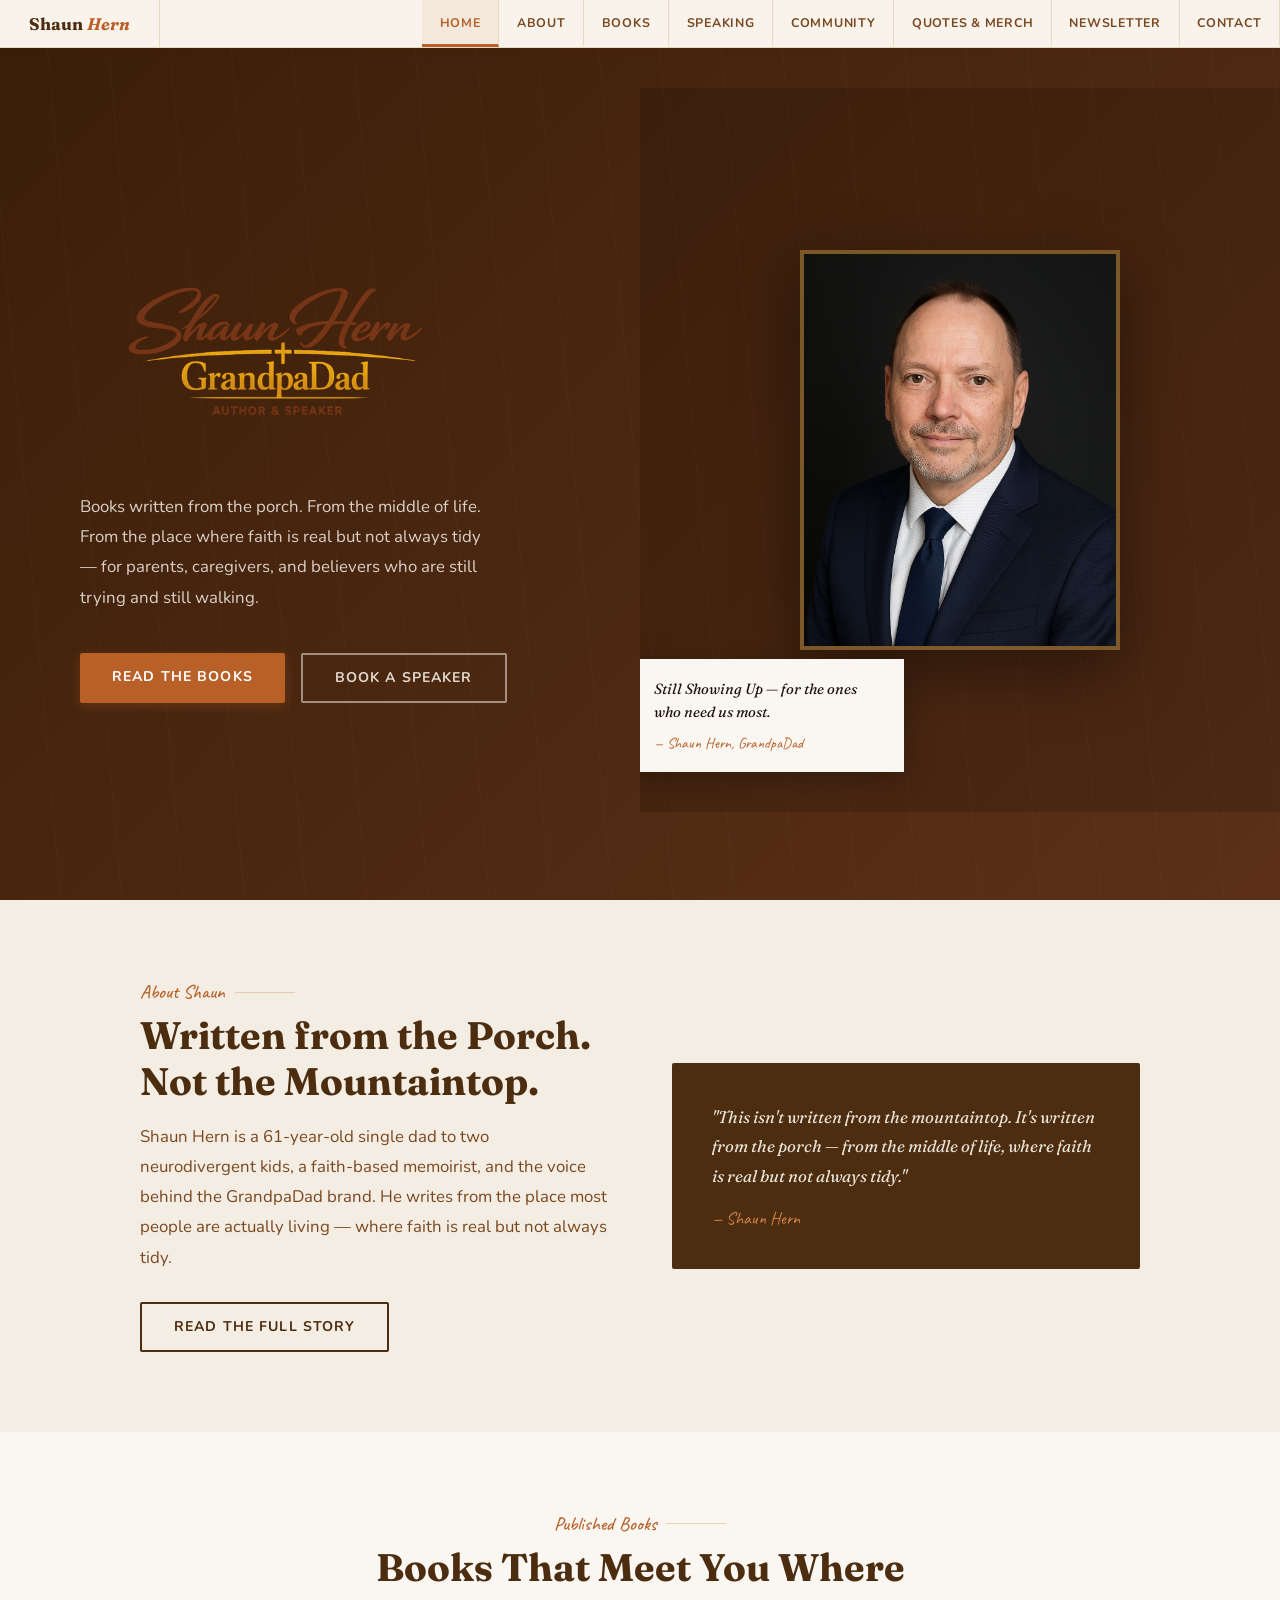
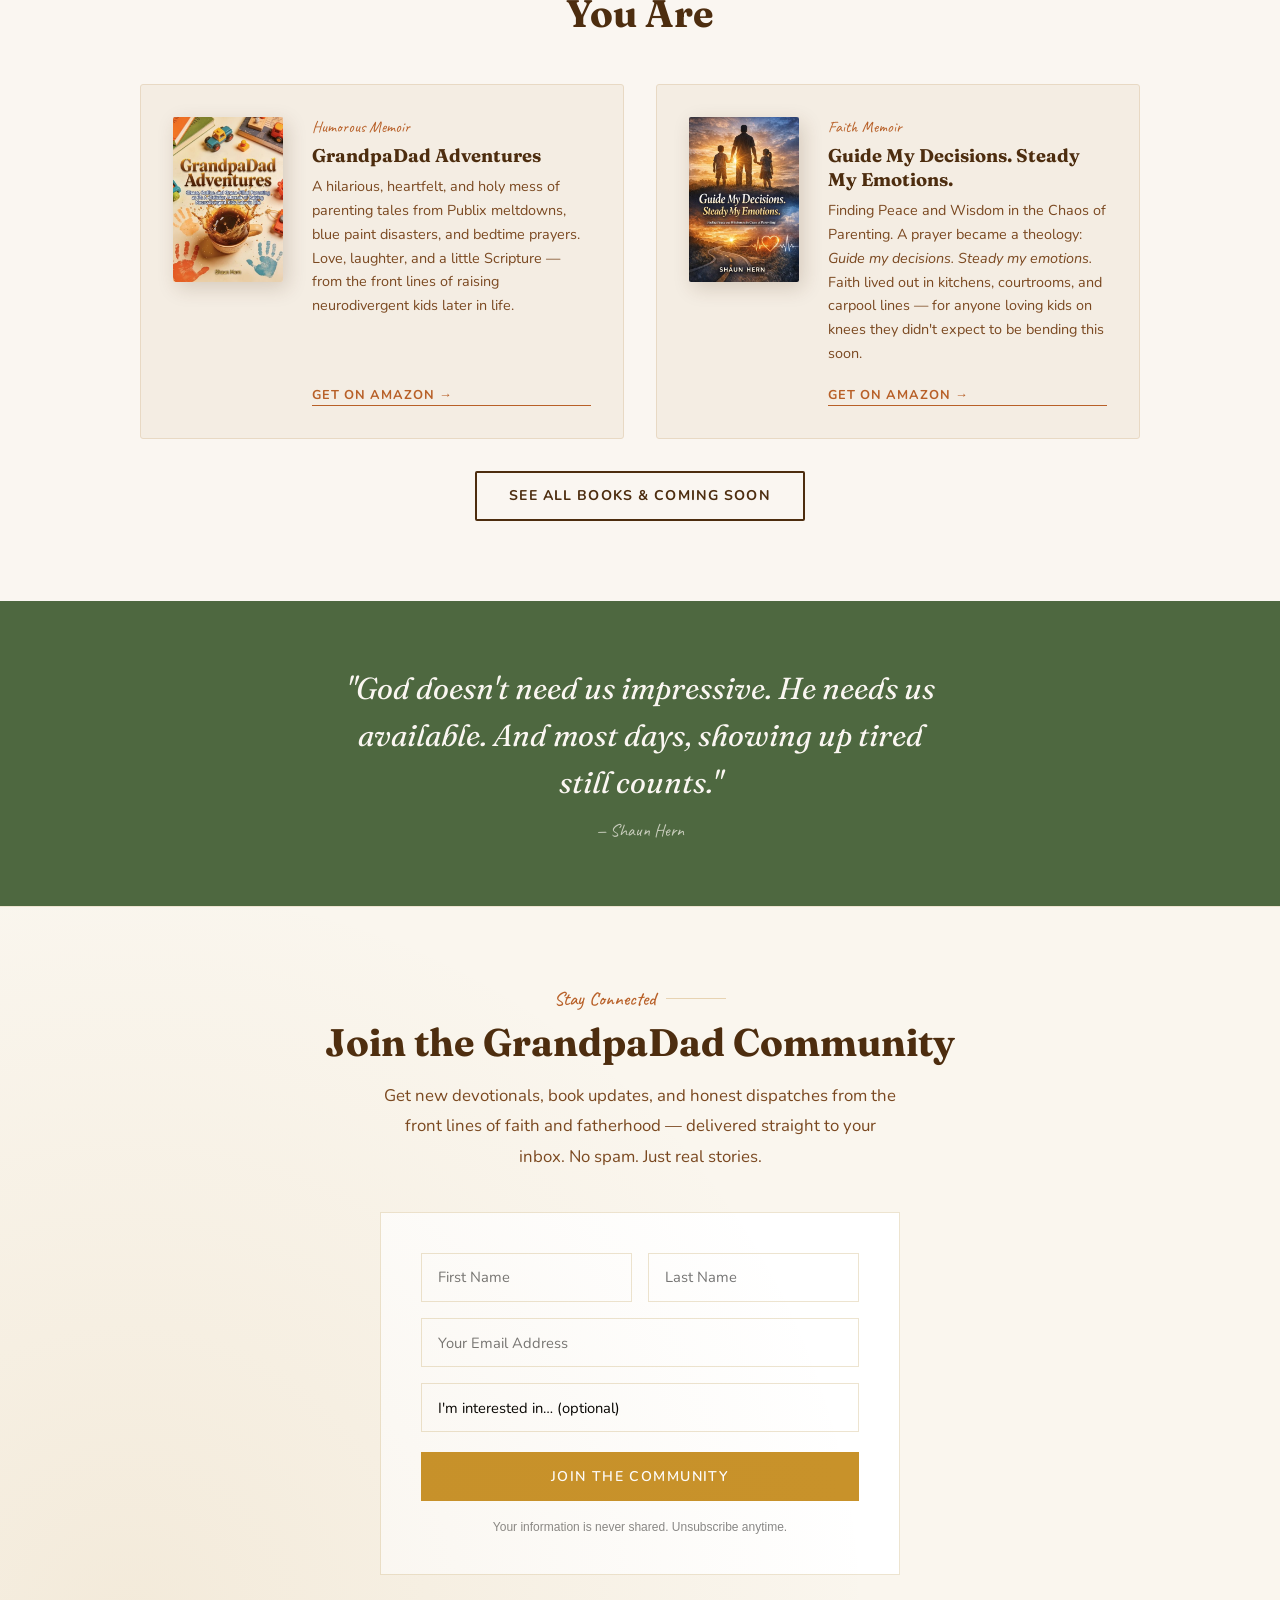
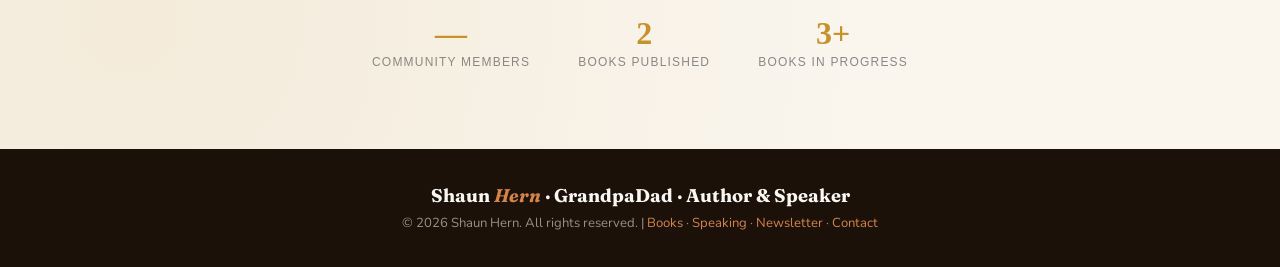
<file: index.html>
<!DOCTYPE html>
<html lang="en">
<head>
  <meta charset="UTF-8" />
  <meta name="viewport" content="width=device-width, initial-scale=1.0" />
  <title>Shaun Hern — GrandpaDad | Author & Speaker</title>
  <meta name="description" content="Shaun Hern — GrandpaDad. Faith-based author and speaker." />
  <link rel="stylesheet" href="/css/style.css" />
</head>
<body>
  <nav>
    <a class="nav-brand" href="/">Shaun <span>Hern</span></a>
    <ul>
      <li><a href="/" class="active">Home</a></li>
      <li><a href="/about.html">About</a></li>
      <li><a href="/books.html">Books</a></li>
      <li><a href="/speaking.html">Speaking</a></li>
      <li><a href="/community.html">Community</a></li>
      <li><a href="/quotes.html">Quotes &amp; Merch</a></li>
      <li><a href="/signup.html">Newsletter</a></li>
      <li><a href="/contact.html">Contact</a></li>
    </ul>
  </nav>
  <section id="hero">
    <div class="hero-left">
      <img src="/images/logo-transparent.png" alt="Shaun Hern GrandpaDad" class="hero-logo" />
      <p class="hero-desc">
        Books written from the porch. From the middle of life. From the place where faith is real but not always tidy — for parents, caregivers, and believers who are still trying and still walking.
      </p>
      <div class="hero-ctas">
        <a href="/books.html" class="btn-primary">Read the Books</a>
        <a href="/contact.html" class="btn-secondary">Book a Speaker</a>
      </div>
    </div>
    <div class="hero-right">
      <div class="hero-pattern"></div>
      <img src="/images/headshot.jpg" alt="Shaun Hern" class="hero-photo" />
      <div class="hero-quote-block">
        <blockquote>Still Showing Up — for the ones who need us most.</blockquote>
        <cite>— Shaun Hern, GrandpaDad</cite>
      </div>
    </div>
  </section>

  <section style="background:var(--paper2);padding:5rem 0;">
    <div class="container">
      <div style="display:grid;grid-template-columns:1fr 1fr;gap:4rem;align-items:center;">
        <div class="fade-up">
          <p class="section-label">About Shaun</p>
          <h2 class="section-title">Written from the Porch. Not the Mountaintop.</h2>
          <p class="section-body" style="margin-bottom:1.8rem;">Shaun Hern is a 61-year-old single dad to two neurodivergent kids, a faith-based memoirist, and the voice behind the GrandpaDad brand. He writes from the place most people are actually living — where faith is real but not always tidy.</p>
          <a href="/about.html" class="btn-secondary-dark">Read the Full Story</a>
        </div>
        <div class="fade-up" style="background:var(--brown);padding:2.5rem;border-radius:2px;">
          <p style="font-family:Fraunces,serif;font-size:1.05rem;font-style:italic;color:rgba(251,247,240,0.9);line-height:1.75;">"This isn't written from the mountaintop. It's written from the porch — from the middle of life, where faith is real but not always tidy."</p>
          <p style="margin-top:1rem;font-family:Caveat,cursive;font-size:1.1rem;color:var(--gold2);">— Shaun Hern</p>
        </div>
      </div>
    </div>
  </section>
  <section style="background:var(--paper);padding:5rem 0;">
    <div class="container">
      <div class="fade-up" style="text-align:center;max-width:560px;margin:0 auto 3rem;">
        <p class="section-label" style="justify-content:center;">Published Books</p>
        <h2 class="section-title">Books That Meet You Where You Are</h2>
      </div>
      <div style="display:grid;grid-template-columns:1fr 1fr;gap:2rem;" class="fade-up">
        <div class="book-card">
          <img src="/images/cover-adventures.jpg" alt="GrandpaDad Adventures" class="book-cover-img" />
          <div class="book-info">
            <span class="book-genre">Humorous Memoir</span>
            <h3 class="book-title">GrandpaDad Adventures</h3>
            <p class="book-desc">A hilarious, heartfelt, and holy mess of parenting tales from Publix meltdowns, blue paint disasters, and bedtime prayers. Love, laughter, and a little Scripture — from the front lines of raising neurodivergent kids later in life.</p>
            <a href="https://a.co/d/05g2vExn" target="_blank" rel="noopener" class="book-cta">Get on Amazon →</a>
          </div>
        </div>
        <div class="book-card">
          <img src="/images/cover-guide.jpg" alt="Guide My Decisions" class="book-cover-img" />
          <div class="book-info">
            <span class="book-genre">Faith Memoir</span>
            <h3 class="book-title">Guide My Decisions. Steady My Emotions.</h3>
            <p class="book-desc">Finding Peace and Wisdom in the Chaos of Parenting. A prayer became a theology: <em>Guide my decisions. Steady my emotions.</em> Faith lived out in kitchens, courtrooms, and carpool lines — for anyone loving kids on knees they didn't expect to be bending this soon.</p>
            <a href="https://a.co/d/0bUj5BYC" target="_blank" rel="noopener" class="book-cta">Get on Amazon →</a>
          </div>
        </div>
      </div>
      <div style="text-align:center;margin-top:2rem;" class="fade-up">
        <a href="/books.html" class="btn-secondary-dark">See All Books &amp; Coming Soon</a>
      </div>
    </div>
  </section>
  <section id="faith">
    <div class="container">
      <blockquote>"God doesn't need us impressive. He needs us available. And most days, showing up tired still counts."</blockquote>
      <cite>— Shaun Hern</cite>
    </div>
  </section>


  <!-- NEWSLETTER SIGNUP -->
  <section id="signup" style="background: #FAF6EE; padding: 5rem 0; border-top: 1px solid #EDE4D0;">
    <div class="container">
      <div style="max-width: 680px; margin: 0 auto; text-align: center;">
        <p class="section-label" style="justify-content: center;">Stay Connected</p>
        <h2 class="section-title" style="margin-bottom: 1rem;">Join the GrandpaDad Community</h2>
        <p class="section-body" style="margin-bottom: 2.5rem; max-width: 520px; margin-left: auto; margin-right: auto; margin-bottom: 2.5rem;">
          Get new devotionals, book updates, and honest dispatches from the front lines of faith and fatherhood — delivered straight to your inbox. No spam. Just real stories.
        </p>

        <div id="signup-form-wrap" style="background: #fff; border: 1px solid #EDE4D0; padding: 2.5rem; max-width: 520px; margin: 0 auto;">
          <div style="display: grid; grid-template-columns: 1fr 1fr; gap: 1rem; margin-bottom: 1rem;">
            <input id="sig-first" type="text" placeholder="First Name" style="padding: 0.85rem 1rem; border: 1px solid #EDE4D0; font-family: inherit; font-size: 0.92rem; outline: none; width: 100%;" />
            <input id="sig-last" type="text" placeholder="Last Name" style="padding: 0.85rem 1rem; border: 1px solid #EDE4D0; font-family: inherit; font-size: 0.92rem; outline: none; width: 100%;" />
          </div>
          <input id="sig-email" type="email" placeholder="Your Email Address" style="padding: 0.85rem 1rem; border: 1px solid #EDE4D0; font-family: inherit; font-size: 0.92rem; outline: none; width: 100%; margin-bottom: 1rem; display: block;" />
          <select id="sig-interest" style="padding: 0.85rem 1rem; border: 1px solid #EDE4D0; font-family: inherit; font-size: 0.92rem; outline: none; width: 100%; margin-bottom: 1.2rem; appearance: none; background: #fff; display: block;">
            <option value="" disabled selected>I'm interested in… (optional)</option>
            <option value="devotionals">Daily Devotionals &amp; Scripture</option>
            <option value="parenting">Faith-Based Parenting Stories</option>
            <option value="neurodivergent">Neurodivergent &amp; Special Needs Families</option>
            <option value="books">New Book Releases &amp; Updates</option>
            <option value="speaking">Speaking Events &amp; Appearances</option>
            <option value="all">All of the Above</option>
          </select>
          <button id="sig-btn" onclick="handleSignup()" style="width: 100%; padding: 0.95rem; background: #C8922A; color: #fff; border: none; font-family: inherit; font-size: 0.88rem; font-weight: 600; letter-spacing: 0.1em; text-transform: uppercase; cursor: pointer; transition: background 0.2s;">
            Join the Community
          </button>
          <p id="sig-msg" style="margin-top: 1rem; font-family: 'Lora', serif; font-size: 0.9rem; font-style: italic; color: #5C3D1E; display: none;"></p>
          <p style="margin-top: 1.2rem; font-size: 0.75rem; color: #888; font-family: sans-serif;">Your information is never shared. Unsubscribe anytime.</p>
        </div>

        <div id="signup-stats" style="display: flex; gap: 3rem; justify-content: center; margin-top: 2.5rem;">
          <div style="text-align: center;">
            <p id="stat-count" style="font-family: 'Playfair Display', serif; font-size: 2rem; font-weight: 700; color: #C8922A; margin-bottom: 0.2rem;">—</p>
            <p style="font-family: sans-serif; font-size: 0.75rem; letter-spacing: 0.1em; text-transform: uppercase; color: #888;">Community Members</p>
          </div>
          <div style="text-align: center;">
            <p style="font-family: 'Playfair Display', serif; font-size: 2rem; font-weight: 700; color: #C8922A; margin-bottom: 0.2rem;">2</p>
            <p style="font-family: sans-serif; font-size: 0.75rem; letter-spacing: 0.1em; text-transform: uppercase; color: #888;">Books Published</p>
          </div>
          <div style="text-align: center;">
            <p style="font-family: 'Playfair Display', serif; font-size: 2rem; font-weight: 700; color: #C8922A; margin-bottom: 0.2rem;">3+</p>
            <p style="font-family: sans-serif; font-size: 0.75rem; letter-spacing: 0.1em; text-transform: uppercase; color: #888;">Books in Progress</p>
          </div>
        </div>
      </div>
    </div>
  </section>
  <footer>
    <p class="footer-brand">Shaun <span>Hern</span> · GrandpaDad · Author &amp; Speaker</p>
    <p>© 2026 Shaun Hern. All rights reserved. |
      <a href="/books.html">Books</a> ·
      <a href="/speaking.html">Speaking</a> ·
      <a href="/signup.html">Newsletter</a> ·
      <a href="/contact.html">Contact</a>
    </p>
  </footer>
  <script src="/js/main.js"></script>
</body>
</html>
</file>
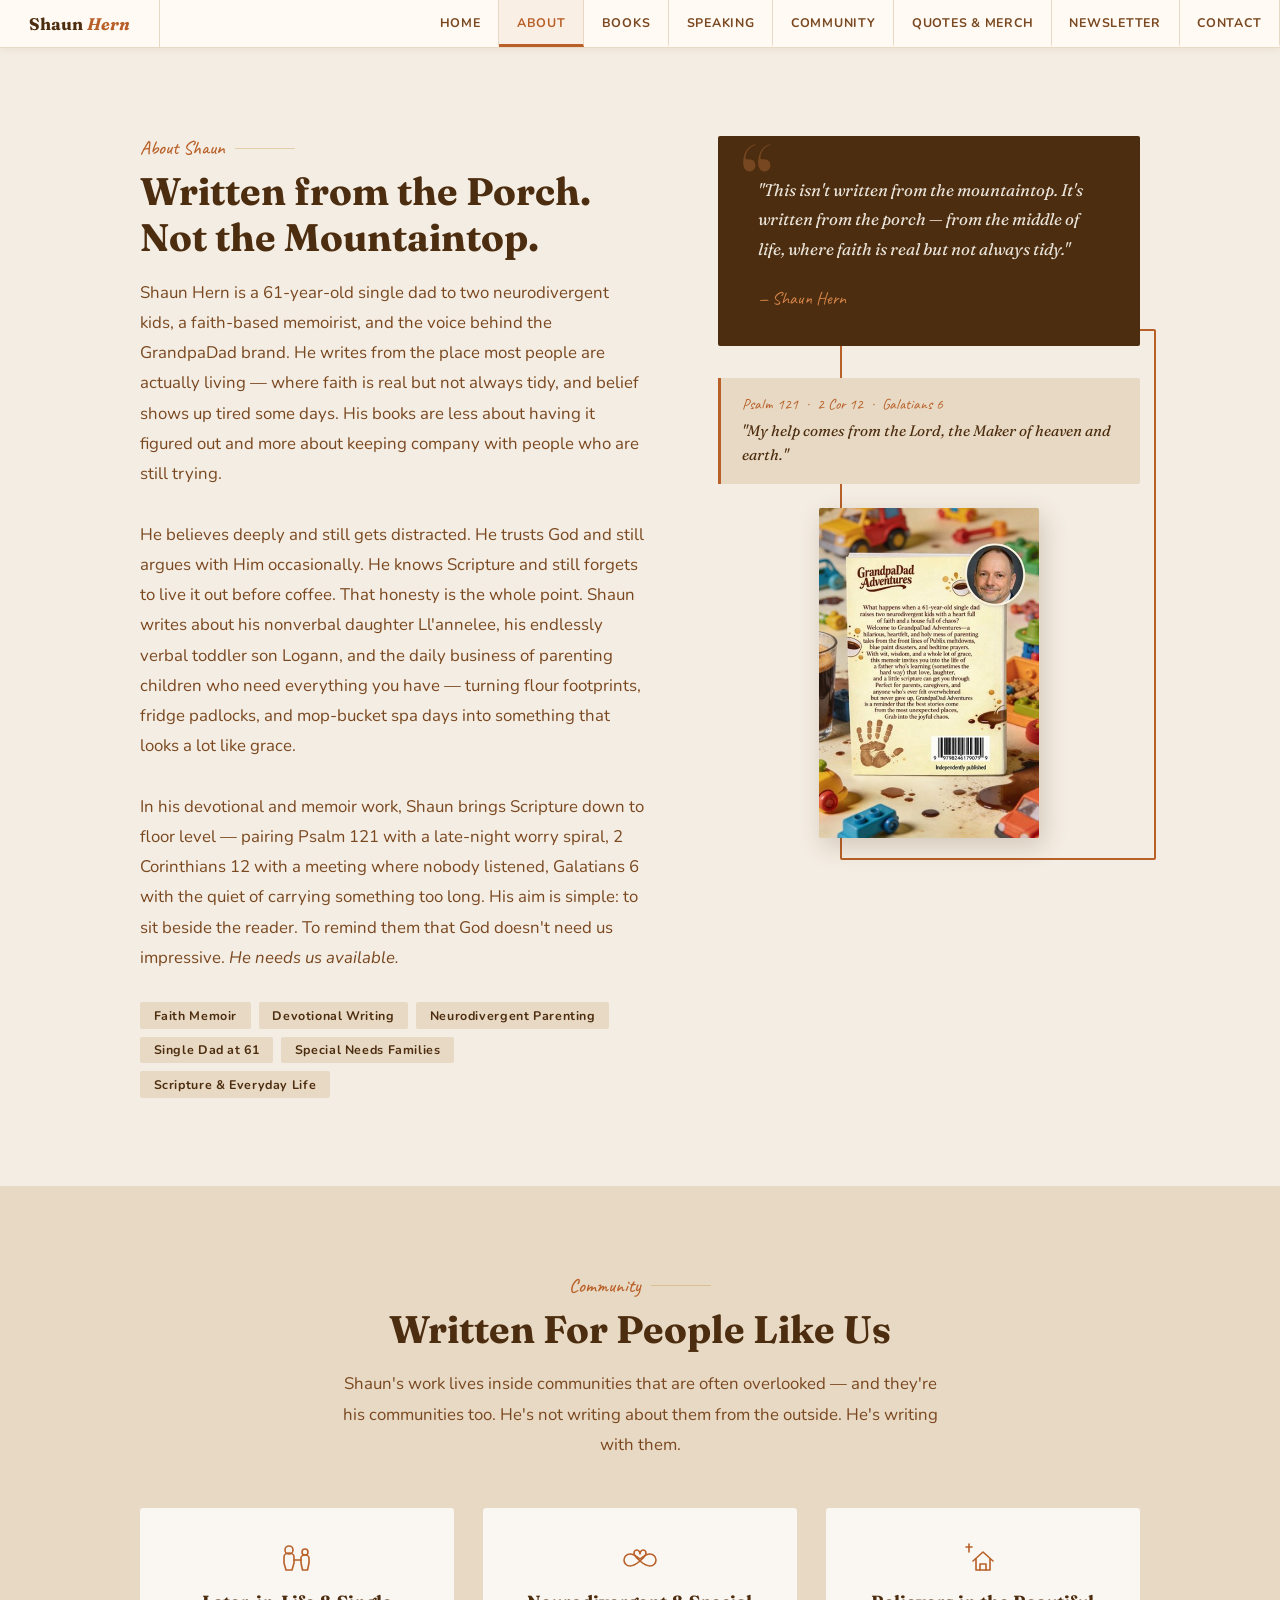
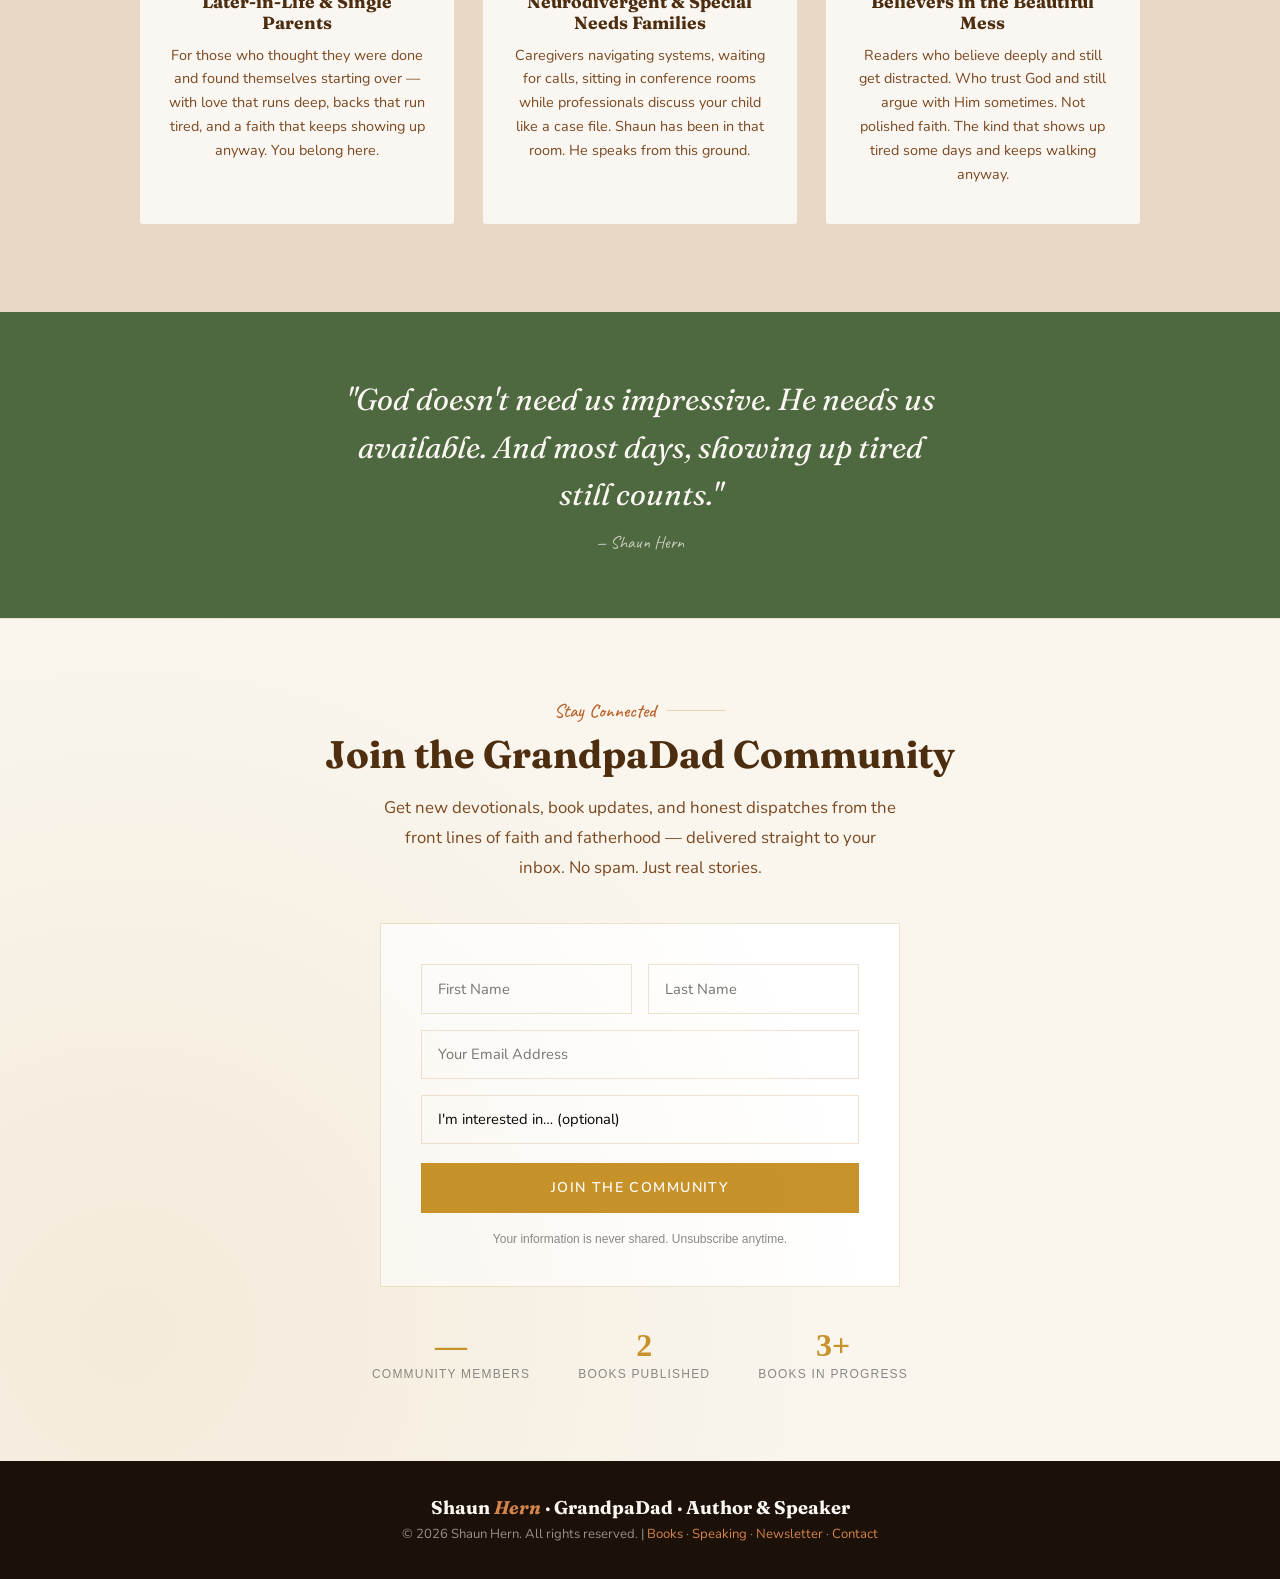
<file: about.html>
<!DOCTYPE html>
<html lang="en">
<head>
  <meta charset="UTF-8" />
  <meta name="viewport" content="width=device-width, initial-scale=1.0" />
  <title>About — Shaun Hern GrandpaDad</title>
  <meta name="description" content="Shaun Hern — GrandpaDad. Faith-based author and speaker." />
  <link rel="stylesheet" href="/css/style.css" />
</head>
<body>
  <nav>
    <a class="nav-brand" href="/">Shaun <span>Hern</span></a>
    <ul>
      <li><a href="/">Home</a></li>
      <li><a href="/about.html" class="active">About</a></li>
      <li><a href="/books.html">Books</a></li>
      <li><a href="/speaking.html">Speaking</a></li>
      <li><a href="/community.html">Community</a></li>
      <li><a href="/quotes.html">Quotes &amp; Merch</a></li>
      <li><a href="/signup.html">Newsletter</a></li>
      <li><a href="/contact.html">Contact</a></li>
    </ul>
  </nav>
  <div style="height:48px;"></div>
  <section id="about">
    <div class="container">
      <div class="about-grid">
        <div class="fade-up">
          <p class="section-label">About Shaun</p>
          <h2 class="section-title">Written from the Porch. Not the Mountaintop.</h2>
          <div class="section-body">
            <p>Shaun Hern is a 61-year-old single dad to two neurodivergent kids, a faith-based memoirist, and the voice behind the GrandpaDad brand. He writes from the place most people are actually living — where faith is real but not always tidy, and belief shows up tired some days. His books are less about having it figured out and more about keeping company with people who are still trying.</p>
            <br />
            <p>He believes deeply and still gets distracted. He trusts God and still argues with Him occasionally. He knows Scripture and still forgets to live it out before coffee. That honesty is the whole point. Shaun writes about his nonverbal daughter Ll'annelee, his endlessly verbal toddler son Logann, and the daily business of parenting children who need everything you have — turning flour footprints, fridge padlocks, and mop-bucket spa days into something that looks a lot like grace.</p>
            <br />
            <p>In his devotional and memoir work, Shaun brings Scripture down to floor level — pairing Psalm 121 with a late-night worry spiral, 2 Corinthians 12 with a meeting where nobody listened, Galatians 6 with the quiet of carrying something too long. His aim is simple: to sit beside the reader. To remind them that God doesn't need us impressive. <em>He needs us available.</em></p>
          </div>
          <div class="about-tags">
            <span class="tag">Faith Memoir</span>
            <span class="tag">Devotional Writing</span>
            <span class="tag">Neurodivergent Parenting</span>
            <span class="tag">Single Dad at 61</span>
            <span class="tag">Special Needs Families</span>
            <span class="tag">Scripture &amp; Everyday Life</span>
          </div>
        </div>
        <div class="about-visual fade-up">
          <div class="about-card">
            <p>"This isn't written from the mountaintop. It's written from the porch — from the middle of life, where faith is real but not always tidy."</p>
            <p class="card-author">— Shaun Hern</p>
          </div>
          <div class="about-accent"></div>
          <div class="about-scripture fade-up">
            <span class="scripture-ref">Psalm 121 &nbsp;·&nbsp; 2 Cor 12 &nbsp;·&nbsp; Galatians 6</span>
            <p>"My help comes from the Lord, the Maker of heaven and earth."</p>
          </div>
          <div class="fade-up" style="margin-top:1.5rem;text-align:center;">
            <img src="/images/grandpadad-back-cover.jpg" 
                 alt="GrandpaDad Adventures back cover" 
                 style="max-width:220px;width:100%;box-shadow:4px 8px 24px rgba(77,45,15,0.2);border-radius:2px;" />
          </div>
        </div>
      </div>
    </div>
  </section><section id="community">
    <div class="container">
      <div class="fade-up" style="text-align: center; max-width: 600px; margin: 0 auto 1rem;">
        <p class="section-label" style="justify-content: center;">Community</p>
        <h2 class="section-title">Written For People Like Us</h2>
        <p class="section-body">Shaun's work lives inside communities that are often overlooked — and they're his communities too. He's not writing about them from the outside. He's writing with them.</p>
      </div>
      <div class="community-cards">
        <div class="comm-card fade-up">
          <div class="comm-icon"><svg viewBox="0 0 40 32" fill="none" xmlns="http://www.w3.org/2000/svg" width="40" height="32">
  <circle cx="12" cy="7" r="4" stroke="var(--gold)" stroke-width="1.6"/>
  <path d="M7 14C7 11.8 9.2 10 12 10C14.8 10 17 11.8 17 14V20L15 27H9L7 20V14Z" stroke="var(--gold)" stroke-width="1.6" stroke-linecap="round" stroke-linejoin="round"/>
  <circle cx="28" cy="9" r="3" stroke="var(--gold)" stroke-width="1.6"/>
  <path d="M24 15C24 13.3 25.8 12 28 12C30.2 12 32 13.3 32 15V20L30.5 27H25.5L24 20V15Z" stroke="var(--gold)" stroke-width="1.6" stroke-linecap="round" stroke-linejoin="round"/>
  <path d="M17 17L24 17" stroke="var(--gold)" stroke-width="1.6" stroke-linecap="round"/>
</svg></div>
          <h3>Later-in-Life &amp; Single Parents</h3>
          <p>For those who thought they were done and found themselves starting over — with love that runs deep, backs that run tired, and a faith that keeps showing up anyway. You belong here.</p>
        </div>
        <div class="comm-card fade-up">
          <div class="comm-icon"><svg viewBox="0 0 40 32" fill="none" xmlns="http://www.w3.org/2000/svg" width="40" height="32">
  <path d="M20 16C20 16 14 11 10 11C6.7 11 4 13.7 4 17C4 20.3 6.7 23 10 23C14 23 20 18 20 18C20 18 26 23 30 23C33.3 23 36 20.3 36 17C36 13.7 33.3 11 30 11C26 11 20 16 20 16Z" stroke="var(--gold)" stroke-width="1.6" stroke-linecap="round" stroke-linejoin="round"/>
  <path d="M20 11C20 9 21.5 7 23 7C24.5 7 26 8.5 26 10C26 13 22 16 20 18C18 16 14 13 14 10C14 8.5 15.5 7 17 7C18.5 7 20 9 20 11Z" stroke="var(--gold)" stroke-width="1.6" stroke-linecap="round" stroke-linejoin="round"/>
</svg></div>
          <h3>Neurodivergent &amp; Special Needs Families</h3>
          <p>Caregivers navigating systems, waiting for calls, sitting in conference rooms while professionals discuss your child like a case file. Shaun has been in that room. He speaks from this ground.</p>
        </div>
        <div class="comm-card fade-up">
          <div class="comm-icon"><svg viewBox="0 0 40 32" fill="none" xmlns="http://www.w3.org/2000/svg" width="40" height="32">
  <path d="M10 18L20 9L30 18" stroke="var(--gold)" stroke-width="1.6" stroke-linecap="round" stroke-linejoin="round"/>
  <path d="M13 16V27H27V16" stroke="var(--gold)" stroke-width="1.6" stroke-linecap="round" stroke-linejoin="round"/>
  <path d="M17 27V21H23V27" stroke="var(--gold)" stroke-width="1.6" stroke-linecap="round" stroke-linejoin="round"/>
  <path d="M6 9V4M6 4H3M6 4H9M6 4V1" stroke="var(--gold)" stroke-width="1.6" stroke-linecap="round"/>
</svg></div>
          <h3>Believers in the Beautiful Mess</h3>
          <p>Readers who believe deeply and still get distracted. Who trust God and still argue with Him sometimes. Not polished faith. The kind that shows up tired some days and keeps walking anyway.</p>
        </div>
      </div>
    </div>
  </section><section id="faith">
    <div class="container">
      <blockquote>"God doesn't need us impressive. He needs us available. And most days, showing up tired still counts."</blockquote>
      <cite>— Shaun Hern</cite>
    </div>
  </section>


  <!-- NEWSLETTER SIGNUP -->
  <section id="signup" style="background: #FAF6EE; padding: 5rem 0; border-top: 1px solid #EDE4D0;">
    <div class="container">
      <div style="max-width: 680px; margin: 0 auto; text-align: center;">
        <p class="section-label" style="justify-content: center;">Stay Connected</p>
        <h2 class="section-title" style="margin-bottom: 1rem;">Join the GrandpaDad Community</h2>
        <p class="section-body" style="margin-bottom: 2.5rem; max-width: 520px; margin-left: auto; margin-right: auto; margin-bottom: 2.5rem;">
          Get new devotionals, book updates, and honest dispatches from the front lines of faith and fatherhood — delivered straight to your inbox. No spam. Just real stories.
        </p>

        <div id="signup-form-wrap" style="background: #fff; border: 1px solid #EDE4D0; padding: 2.5rem; max-width: 520px; margin: 0 auto;">
          <div style="display: grid; grid-template-columns: 1fr 1fr; gap: 1rem; margin-bottom: 1rem;">
            <input id="sig-first" type="text" placeholder="First Name" style="padding: 0.85rem 1rem; border: 1px solid #EDE4D0; font-family: inherit; font-size: 0.92rem; outline: none; width: 100%;" />
            <input id="sig-last" type="text" placeholder="Last Name" style="padding: 0.85rem 1rem; border: 1px solid #EDE4D0; font-family: inherit; font-size: 0.92rem; outline: none; width: 100%;" />
          </div>
          <input id="sig-email" type="email" placeholder="Your Email Address" style="padding: 0.85rem 1rem; border: 1px solid #EDE4D0; font-family: inherit; font-size: 0.92rem; outline: none; width: 100%; margin-bottom: 1rem; display: block;" />
          <select id="sig-interest" style="padding: 0.85rem 1rem; border: 1px solid #EDE4D0; font-family: inherit; font-size: 0.92rem; outline: none; width: 100%; margin-bottom: 1.2rem; appearance: none; background: #fff; display: block;">
            <option value="" disabled selected>I'm interested in… (optional)</option>
            <option value="devotionals">Daily Devotionals &amp; Scripture</option>
            <option value="parenting">Faith-Based Parenting Stories</option>
            <option value="neurodivergent">Neurodivergent &amp; Special Needs Families</option>
            <option value="books">New Book Releases &amp; Updates</option>
            <option value="speaking">Speaking Events &amp; Appearances</option>
            <option value="all">All of the Above</option>
          </select>
          <button id="sig-btn" onclick="handleSignup()" style="width: 100%; padding: 0.95rem; background: #C8922A; color: #fff; border: none; font-family: inherit; font-size: 0.88rem; font-weight: 600; letter-spacing: 0.1em; text-transform: uppercase; cursor: pointer; transition: background 0.2s;">
            Join the Community
          </button>
          <p id="sig-msg" style="margin-top: 1rem; font-family: 'Lora', serif; font-size: 0.9rem; font-style: italic; color: #5C3D1E; display: none;"></p>
          <p style="margin-top: 1.2rem; font-size: 0.75rem; color: #888; font-family: sans-serif;">Your information is never shared. Unsubscribe anytime.</p>
        </div>

        <div id="signup-stats" style="display: flex; gap: 3rem; justify-content: center; margin-top: 2.5rem;">
          <div style="text-align: center;">
            <p id="stat-count" style="font-family: 'Playfair Display', serif; font-size: 2rem; font-weight: 700; color: #C8922A; margin-bottom: 0.2rem;">—</p>
            <p style="font-family: sans-serif; font-size: 0.75rem; letter-spacing: 0.1em; text-transform: uppercase; color: #888;">Community Members</p>
          </div>
          <div style="text-align: center;">
            <p style="font-family: 'Playfair Display', serif; font-size: 2rem; font-weight: 700; color: #C8922A; margin-bottom: 0.2rem;">2</p>
            <p style="font-family: sans-serif; font-size: 0.75rem; letter-spacing: 0.1em; text-transform: uppercase; color: #888;">Books Published</p>
          </div>
          <div style="text-align: center;">
            <p style="font-family: 'Playfair Display', serif; font-size: 2rem; font-weight: 700; color: #C8922A; margin-bottom: 0.2rem;">3+</p>
            <p style="font-family: sans-serif; font-size: 0.75rem; letter-spacing: 0.1em; text-transform: uppercase; color: #888;">Books in Progress</p>
          </div>
        </div>
      </div>
    </div>
  </section>
  <footer>
    <p class="footer-brand">Shaun <span>Hern</span> · GrandpaDad · Author &amp; Speaker</p>
    <p>© 2026 Shaun Hern. All rights reserved. |
      <a href="/books.html">Books</a> ·
      <a href="/speaking.html">Speaking</a> ·
      <a href="/signup.html">Newsletter</a> ·
      <a href="/contact.html">Contact</a>
    </p>
  </footer>
    <script src="/js/main.js"></script>
</body>
</html>
</file>
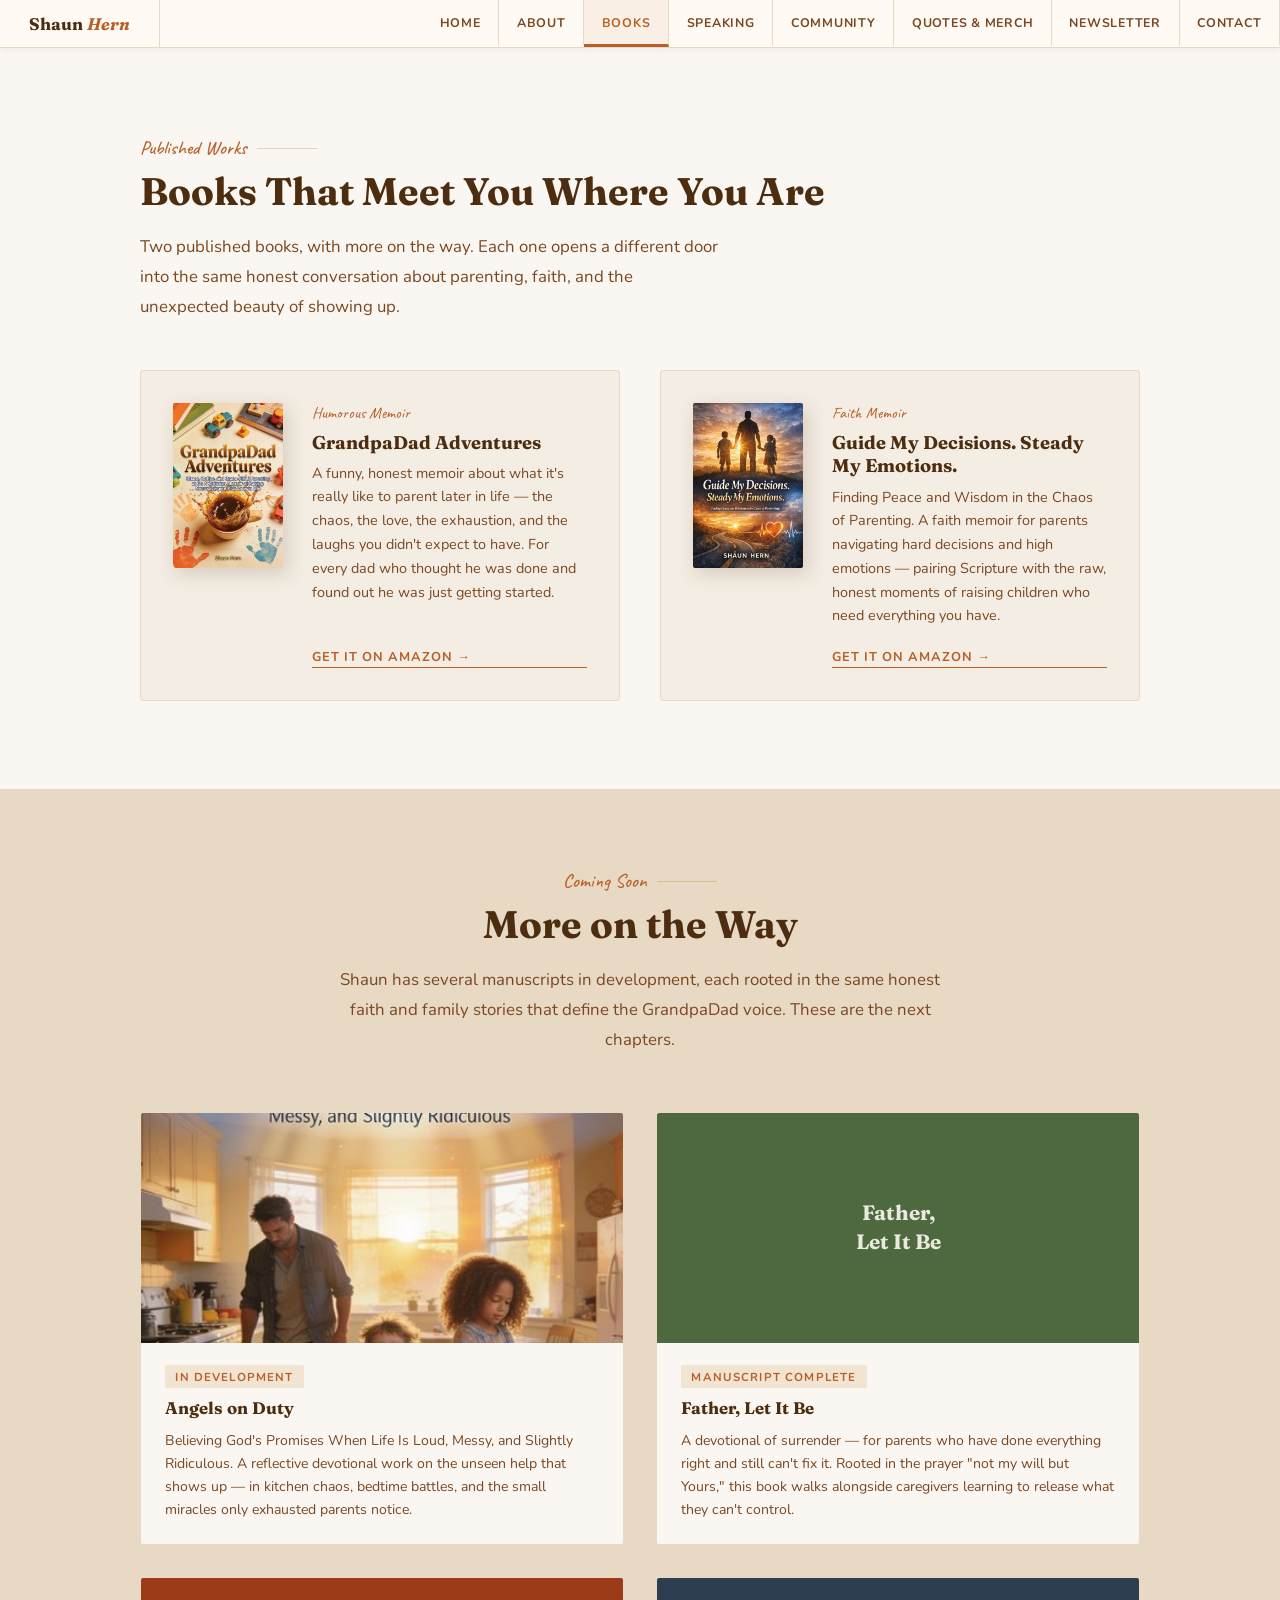
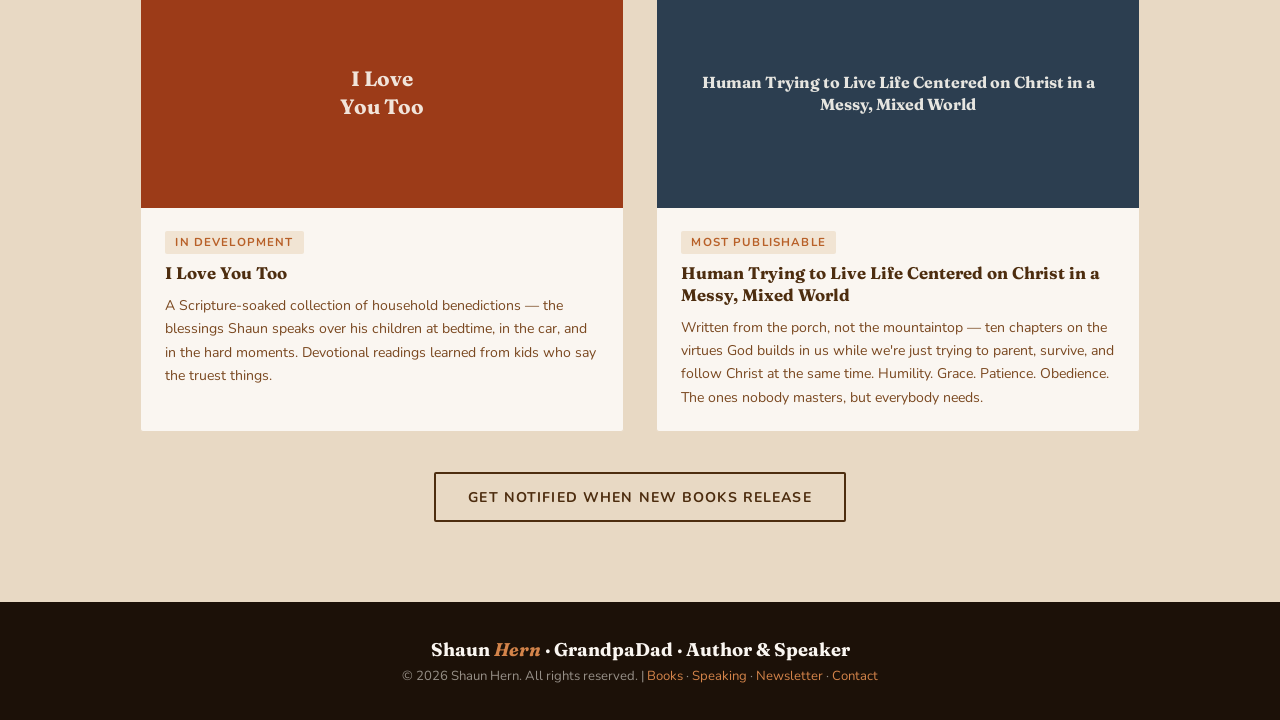
<file: books.html>
<!DOCTYPE html>
<html lang="en">
<head>
  <meta charset="UTF-8" />
  <meta name="viewport" content="width=device-width, initial-scale=1.0" />
  <title>Books — Shaun Hern GrandpaDad</title>
  <meta name="description" content="Published books and upcoming titles from Shaun Hern." />
  <link rel="stylesheet" href="/css/style.css" />
</head>
<body>
  <nav>
    <a class="nav-brand" href="/">Shaun <span>Hern</span></a>
    <ul>
      <li><a href="/">Home</a></li>
      <li><a href="/about.html">About</a></li>
      <li><a href="/books.html" class="active">Books</a></li>
      <li><a href="/speaking.html">Speaking</a></li>
      <li><a href="/community.html">Community</a></li>
      <li><a href="/quotes.html">Quotes &amp; Merch</a></li>
      <li><a href="/signup.html">Newsletter</a></li>
      <li><a href="/contact.html">Contact</a></li>
    </ul>
  </nav>
  <div style="height:48px;"></div>
  <section id="books">
    <div class="container">
      <div class="fade-up">
        <p class="section-label">Published Works</p>
        <h2 class="section-title">Books That Meet You Where You Are</h2>
        <p class="section-body" style="max-width:580px;">Two published books, with more on the way. Each one opens a different door into the same honest conversation about parenting, faith, and the unexpected beauty of showing up.</p>
      </div>
      <div class="books-grid">
        <div class="book-card fade-up">
          <img src="/images/cover-adventures.jpg" alt="GrandpaDad Adventures" class="book-cover-img" />
          <div class="book-info">
            <span class="book-genre">Humorous Memoir</span>
            <h3 class="book-title">GrandpaDad Adventures</h3>
            <p class="book-desc">A funny, honest memoir about what it's really like to parent later in life — the chaos, the love, the exhaustion, and the laughs you didn't expect to have. For every dad who thought he was done and found out he was just getting started.</p>
            <a href="https://a.co/d/05g2vExn" target="_blank" rel="noopener" class="book-cta">Get it on Amazon →</a>
          </div>
        </div>
        <div class="book-card fade-up">
          <img src="/images/cover-guide.jpg" alt="Guide My Decisions" class="book-cover-img" />
          <div class="book-info">
            <span class="book-genre">Faith Memoir</span>
            <h3 class="book-title">Guide My Decisions. Steady My Emotions.</h3>
            <p class="book-desc">Finding Peace and Wisdom in the Chaos of Parenting. A faith memoir for parents navigating hard decisions and high emotions — pairing Scripture with the raw, honest moments of raising children who need everything you have.</p>
            <a href="https://a.co/d/0bUj5BYC" target="_blank" rel="noopener" class="book-cta">Get it on Amazon →</a>
          </div>
        </div>
      </div>
      </div>
    </div>
  </section><section id="coming-soon" style="background: var(--parchment); padding: 5rem 0;">
    <div class="container">
      <div class="fade-up" style="text-align: center; max-width: 620px; margin: 0 auto 3.5rem;">
        <p class="section-label" style="justify-content: center;">Coming Soon</p>
        <h2 class="section-title">More on the Way</h2>
        <p class="section-body">Shaun has several manuscripts in development, each rooted in the same honest faith and family stories that define the GrandpaDad voice. These are the next chapters.</p>
      </div>
      <div class="coming-grid">

        <!-- Angels on Duty -->
        <div class="coming-card fade-up">
          <div class="coming-cover">
            <img src="/images/cover-angels.jpg" alt="Angels on Duty" style="width:100%;height:100%;object-fit:cover;display:block;" />
          </div>
          <div class="coming-info">
            <span class="coming-badge">In Development</span>
            <h3>Angels on Duty</h3>
            <p>Believing God's Promises When Life Is Loud, Messy, and Slightly Ridiculous. A reflective devotional work on the unseen help that shows up — in kitchen chaos, bedtime battles, and the small miracles only exhausted parents notice.</p>
          </div>
        </div>

        <!-- Father, Let It Be -->
        <div class="coming-card fade-up">
          <div class="coming-cover coming-cover-placeholder" style="background: var(--sage);">
            <span>Father,<br/>Let It Be</span>
          </div>
          <div class="coming-info">
            <span class="coming-badge">Manuscript Complete</span>
            <h3>Father, Let It Be</h3>
            <p>A devotional of surrender — for parents who have done everything right and still can't fix it. Rooted in the prayer "not my will but Yours," this book walks alongside caregivers learning to release what they can't control.</p>
          </div>
        </div>

        <!-- I Love You Too -->
        <div class="coming-card fade-up">
          <div class="coming-cover coming-cover-placeholder" style="background: var(--rust);">
            <span>I Love<br/>You Too</span>
          </div>
          <div class="coming-info">
            <span class="coming-badge">In Development</span>
            <h3>I Love You Too</h3>
            <p>A Scripture-soaked collection of household benedictions — the blessings Shaun speaks over his children at bedtime, in the car, and in the hard moments. Devotional readings learned from kids who say the truest things.</p>
          </div>
        </div>

        <!-- Human Trying to Live Life -->
        <div class="coming-card fade-up">
          <div class="coming-cover coming-cover-placeholder" style="background: #2C3E50;">
            <span style="font-size:1rem;padding:1rem;line-height:1.4;">Human Trying to Live Life Centered on Christ in a Messy, Mixed World</span>
          </div>
          <div class="coming-info">
            <span class="coming-badge">Most Publishable</span>
            <h3>Human Trying to Live Life Centered on Christ in a Messy, Mixed World</h3>
            <p>Written from the porch, not the mountaintop — ten chapters on the virtues God builds in us while we're just trying to parent, survive, and follow Christ at the same time. Humility. Grace. Patience. Obedience. The ones nobody masters, but everybody needs.</p>
          </div>
        </div>


      </div>
      <div class="fade-up" style="text-align:center; margin-top: 2.5rem;">
        <a href="/signup.html" class="btn-secondary-dark">Get notified when new books release</a>
      </div>
    </div>
  </section>
  <footer>
    <p class="footer-brand">Shaun <span>Hern</span> · GrandpaDad · Author &amp; Speaker</p>
    <p>© 2026 Shaun Hern. All rights reserved. |
      <a href="/books.html">Books</a> ·
      <a href="/speaking.html">Speaking</a> ·
      <a href="/signup.html">Newsletter</a> ·
      <a href="/contact.html">Contact</a>
    </p>
  </footer>
    <script src="/js/main.js"></script>
</body>
</html>
</file>
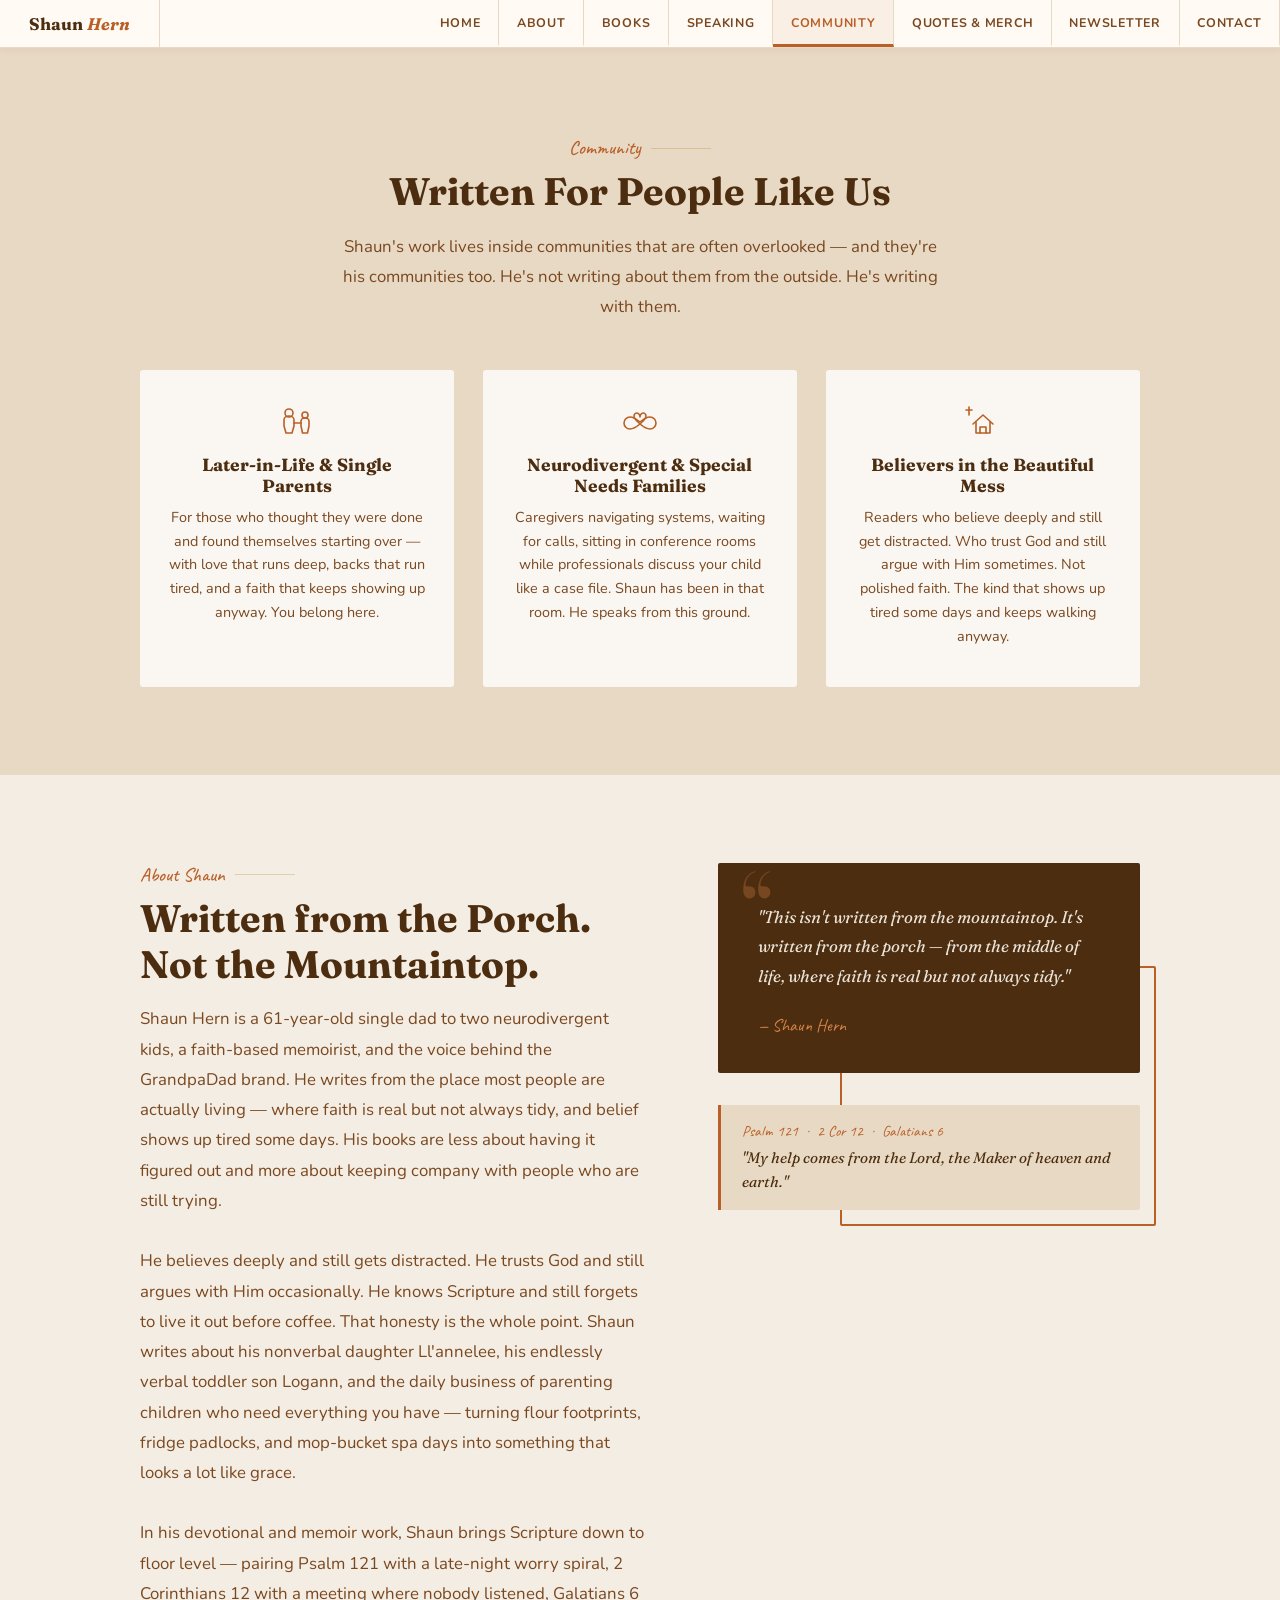
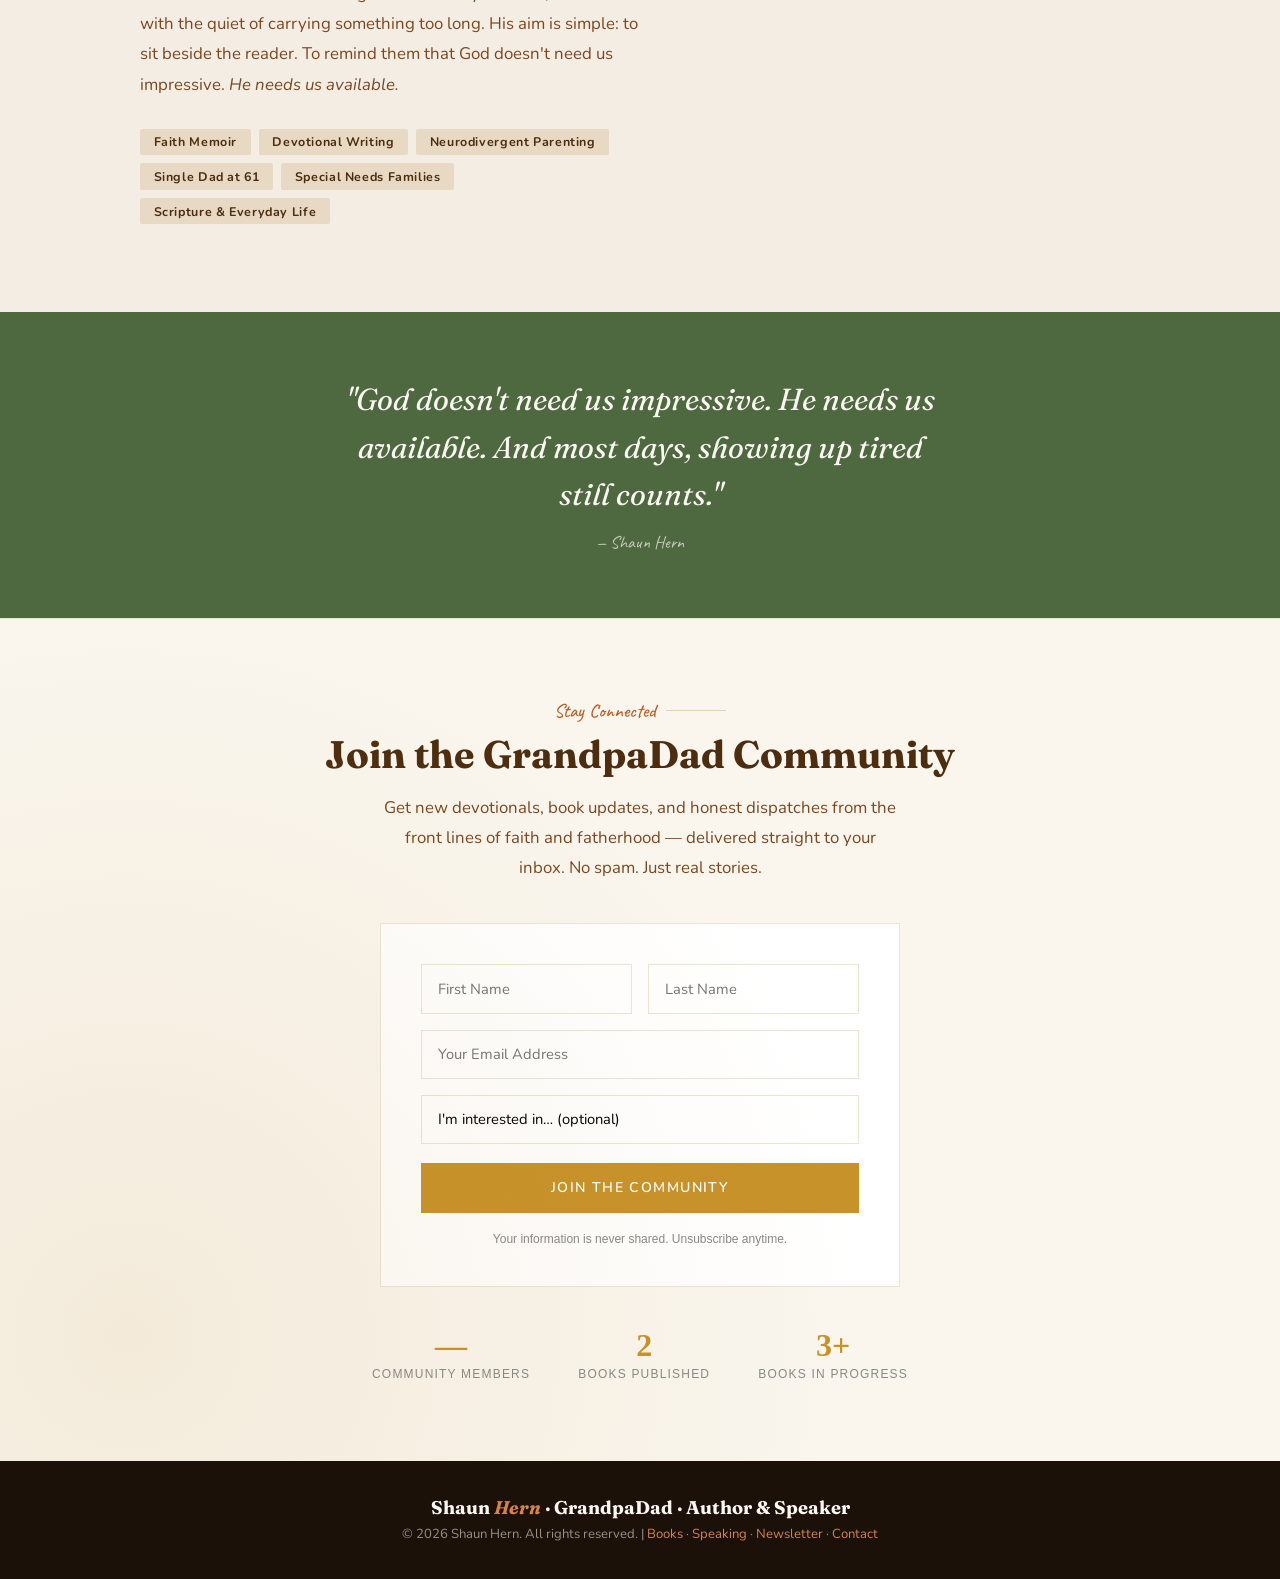
<file: community.html>
<!DOCTYPE html>
<html lang="en">
<head>
  <meta charset="UTF-8" />
  <meta name="viewport" content="width=device-width, initial-scale=1.0" />
  <title>Community — Shaun Hern GrandpaDad</title>
  <meta name="description" content="Shaun Hern — GrandpaDad. Faith-based author and speaker." />
  <link rel="stylesheet" href="/css/style.css" />
</head>
<body>
  <nav>
    <a class="nav-brand" href="/">Shaun <span>Hern</span></a>
    <ul>
      <li><a href="/">Home</a></li>
      <li><a href="/about.html">About</a></li>
      <li><a href="/books.html">Books</a></li>
      <li><a href="/speaking.html">Speaking</a></li>
      <li><a href="/community.html" class="active">Community</a></li>
      <li><a href="/quotes.html">Quotes &amp; Merch</a></li>
      <li><a href="/signup.html">Newsletter</a></li>
      <li><a href="/contact.html">Contact</a></li>
    </ul>
  </nav>
  <div style="height:48px;"></div>
  <section id="community">
    <div class="container">
      <div class="fade-up" style="text-align: center; max-width: 600px; margin: 0 auto 1rem;">
        <p class="section-label" style="justify-content: center;">Community</p>
        <h2 class="section-title">Written For People Like Us</h2>
        <p class="section-body">Shaun's work lives inside communities that are often overlooked — and they're his communities too. He's not writing about them from the outside. He's writing with them.</p>
      </div>
      <div class="community-cards">
        <div class="comm-card fade-up">
          <div class="comm-icon"><svg viewBox="0 0 40 32" fill="none" xmlns="http://www.w3.org/2000/svg" width="40" height="32">
  <circle cx="12" cy="7" r="4" stroke="var(--gold)" stroke-width="1.6"/>
  <path d="M7 14C7 11.8 9.2 10 12 10C14.8 10 17 11.8 17 14V20L15 27H9L7 20V14Z" stroke="var(--gold)" stroke-width="1.6" stroke-linecap="round" stroke-linejoin="round"/>
  <circle cx="28" cy="9" r="3" stroke="var(--gold)" stroke-width="1.6"/>
  <path d="M24 15C24 13.3 25.8 12 28 12C30.2 12 32 13.3 32 15V20L30.5 27H25.5L24 20V15Z" stroke="var(--gold)" stroke-width="1.6" stroke-linecap="round" stroke-linejoin="round"/>
  <path d="M17 17L24 17" stroke="var(--gold)" stroke-width="1.6" stroke-linecap="round"/>
</svg></div>
          <h3>Later-in-Life &amp; Single Parents</h3>
          <p>For those who thought they were done and found themselves starting over — with love that runs deep, backs that run tired, and a faith that keeps showing up anyway. You belong here.</p>
        </div>
        <div class="comm-card fade-up">
          <div class="comm-icon"><svg viewBox="0 0 40 32" fill="none" xmlns="http://www.w3.org/2000/svg" width="40" height="32">
  <path d="M20 16C20 16 14 11 10 11C6.7 11 4 13.7 4 17C4 20.3 6.7 23 10 23C14 23 20 18 20 18C20 18 26 23 30 23C33.3 23 36 20.3 36 17C36 13.7 33.3 11 30 11C26 11 20 16 20 16Z" stroke="var(--gold)" stroke-width="1.6" stroke-linecap="round" stroke-linejoin="round"/>
  <path d="M20 11C20 9 21.5 7 23 7C24.5 7 26 8.5 26 10C26 13 22 16 20 18C18 16 14 13 14 10C14 8.5 15.5 7 17 7C18.5 7 20 9 20 11Z" stroke="var(--gold)" stroke-width="1.6" stroke-linecap="round" stroke-linejoin="round"/>
</svg></div>
          <h3>Neurodivergent &amp; Special Needs Families</h3>
          <p>Caregivers navigating systems, waiting for calls, sitting in conference rooms while professionals discuss your child like a case file. Shaun has been in that room. He speaks from this ground.</p>
        </div>
        <div class="comm-card fade-up">
          <div class="comm-icon"><svg viewBox="0 0 40 32" fill="none" xmlns="http://www.w3.org/2000/svg" width="40" height="32">
  <path d="M10 18L20 9L30 18" stroke="var(--gold)" stroke-width="1.6" stroke-linecap="round" stroke-linejoin="round"/>
  <path d="M13 16V27H27V16" stroke="var(--gold)" stroke-width="1.6" stroke-linecap="round" stroke-linejoin="round"/>
  <path d="M17 27V21H23V27" stroke="var(--gold)" stroke-width="1.6" stroke-linecap="round" stroke-linejoin="round"/>
  <path d="M6 9V4M6 4H3M6 4H9M6 4V1" stroke="var(--gold)" stroke-width="1.6" stroke-linecap="round"/>
</svg></div>
          <h3>Believers in the Beautiful Mess</h3>
          <p>Readers who believe deeply and still get distracted. Who trust God and still argue with Him sometimes. Not polished faith. The kind that shows up tired some days and keeps walking anyway.</p>
        </div>
      </div>
    </div>
  </section><section id="about">
    <div class="container">
      <div class="about-grid">
        <div class="fade-up">
          <p class="section-label">About Shaun</p>
          <h2 class="section-title">Written from the Porch. Not the Mountaintop.</h2>
          <div class="section-body">
            <p>Shaun Hern is a 61-year-old single dad to two neurodivergent kids, a faith-based memoirist, and the voice behind the GrandpaDad brand. He writes from the place most people are actually living — where faith is real but not always tidy, and belief shows up tired some days. His books are less about having it figured out and more about keeping company with people who are still trying.</p>
            <br />
            <p>He believes deeply and still gets distracted. He trusts God and still argues with Him occasionally. He knows Scripture and still forgets to live it out before coffee. That honesty is the whole point. Shaun writes about his nonverbal daughter Ll'annelee, his endlessly verbal toddler son Logann, and the daily business of parenting children who need everything you have — turning flour footprints, fridge padlocks, and mop-bucket spa days into something that looks a lot like grace.</p>
            <br />
            <p>In his devotional and memoir work, Shaun brings Scripture down to floor level — pairing Psalm 121 with a late-night worry spiral, 2 Corinthians 12 with a meeting where nobody listened, Galatians 6 with the quiet of carrying something too long. His aim is simple: to sit beside the reader. To remind them that God doesn't need us impressive. <em>He needs us available.</em></p>
          </div>
          <div class="about-tags">
            <span class="tag">Faith Memoir</span>
            <span class="tag">Devotional Writing</span>
            <span class="tag">Neurodivergent Parenting</span>
            <span class="tag">Single Dad at 61</span>
            <span class="tag">Special Needs Families</span>
            <span class="tag">Scripture &amp; Everyday Life</span>
          </div>
        </div>
        <div class="about-visual fade-up">
          <div class="about-card">
            <p>"This isn't written from the mountaintop. It's written from the porch — from the middle of life, where faith is real but not always tidy."</p>
            <p class="card-author">— Shaun Hern</p>
          </div>
          <div class="about-accent"></div>
          <div class="about-scripture fade-up">
            <span class="scripture-ref">Psalm 121 &nbsp;·&nbsp; 2 Cor 12 &nbsp;·&nbsp; Galatians 6</span>
            <p>"My help comes from the Lord, the Maker of heaven and earth."</p>
          </div>
        </div>
      </div>
    </div>
  </section><section id="faith">
    <div class="container">
      <blockquote>"God doesn't need us impressive. He needs us available. And most days, showing up tired still counts."</blockquote>
      <cite>— Shaun Hern</cite>
    </div>
  </section>


  <!-- NEWSLETTER SIGNUP -->
  <section id="signup" style="background: #FAF6EE; padding: 5rem 0; border-top: 1px solid #EDE4D0;">
    <div class="container">
      <div style="max-width: 680px; margin: 0 auto; text-align: center;">
        <p class="section-label" style="justify-content: center;">Stay Connected</p>
        <h2 class="section-title" style="margin-bottom: 1rem;">Join the GrandpaDad Community</h2>
        <p class="section-body" style="margin-bottom: 2.5rem; max-width: 520px; margin-left: auto; margin-right: auto; margin-bottom: 2.5rem;">
          Get new devotionals, book updates, and honest dispatches from the front lines of faith and fatherhood — delivered straight to your inbox. No spam. Just real stories.
        </p>

        <div id="signup-form-wrap" style="background: #fff; border: 1px solid #EDE4D0; padding: 2.5rem; max-width: 520px; margin: 0 auto;">
          <div style="display: grid; grid-template-columns: 1fr 1fr; gap: 1rem; margin-bottom: 1rem;">
            <input id="sig-first" type="text" placeholder="First Name" style="padding: 0.85rem 1rem; border: 1px solid #EDE4D0; font-family: inherit; font-size: 0.92rem; outline: none; width: 100%;" />
            <input id="sig-last" type="text" placeholder="Last Name" style="padding: 0.85rem 1rem; border: 1px solid #EDE4D0; font-family: inherit; font-size: 0.92rem; outline: none; width: 100%;" />
          </div>
          <input id="sig-email" type="email" placeholder="Your Email Address" style="padding: 0.85rem 1rem; border: 1px solid #EDE4D0; font-family: inherit; font-size: 0.92rem; outline: none; width: 100%; margin-bottom: 1rem; display: block;" />
          <select id="sig-interest" style="padding: 0.85rem 1rem; border: 1px solid #EDE4D0; font-family: inherit; font-size: 0.92rem; outline: none; width: 100%; margin-bottom: 1.2rem; appearance: none; background: #fff; display: block;">
            <option value="" disabled selected>I'm interested in… (optional)</option>
            <option value="devotionals">Daily Devotionals &amp; Scripture</option>
            <option value="parenting">Faith-Based Parenting Stories</option>
            <option value="neurodivergent">Neurodivergent &amp; Special Needs Families</option>
            <option value="books">New Book Releases &amp; Updates</option>
            <option value="speaking">Speaking Events &amp; Appearances</option>
            <option value="all">All of the Above</option>
          </select>
          <button id="sig-btn" onclick="handleSignup()" style="width: 100%; padding: 0.95rem; background: #C8922A; color: #fff; border: none; font-family: inherit; font-size: 0.88rem; font-weight: 600; letter-spacing: 0.1em; text-transform: uppercase; cursor: pointer; transition: background 0.2s;">
            Join the Community
          </button>
          <p id="sig-msg" style="margin-top: 1rem; font-family: 'Lora', serif; font-size: 0.9rem; font-style: italic; color: #5C3D1E; display: none;"></p>
          <p style="margin-top: 1.2rem; font-size: 0.75rem; color: #888; font-family: sans-serif;">Your information is never shared. Unsubscribe anytime.</p>
        </div>

        <div id="signup-stats" style="display: flex; gap: 3rem; justify-content: center; margin-top: 2.5rem;">
          <div style="text-align: center;">
            <p id="stat-count" style="font-family: 'Playfair Display', serif; font-size: 2rem; font-weight: 700; color: #C8922A; margin-bottom: 0.2rem;">—</p>
            <p style="font-family: sans-serif; font-size: 0.75rem; letter-spacing: 0.1em; text-transform: uppercase; color: #888;">Community Members</p>
          </div>
          <div style="text-align: center;">
            <p style="font-family: 'Playfair Display', serif; font-size: 2rem; font-weight: 700; color: #C8922A; margin-bottom: 0.2rem;">2</p>
            <p style="font-family: sans-serif; font-size: 0.75rem; letter-spacing: 0.1em; text-transform: uppercase; color: #888;">Books Published</p>
          </div>
          <div style="text-align: center;">
            <p style="font-family: 'Playfair Display', serif; font-size: 2rem; font-weight: 700; color: #C8922A; margin-bottom: 0.2rem;">3+</p>
            <p style="font-family: sans-serif; font-size: 0.75rem; letter-spacing: 0.1em; text-transform: uppercase; color: #888;">Books in Progress</p>
          </div>
        </div>
      </div>
    </div>
  </section>
  <footer>
    <p class="footer-brand">Shaun <span>Hern</span> · GrandpaDad · Author &amp; Speaker</p>
    <p>© 2026 Shaun Hern. All rights reserved. |
      <a href="/books.html">Books</a> ·
      <a href="/speaking.html">Speaking</a> ·
      <a href="/signup.html">Newsletter</a> ·
      <a href="/contact.html">Contact</a>
    </p>
  </footer>
    <script src="/js/main.js"></script>
</body>
</html>
</file>
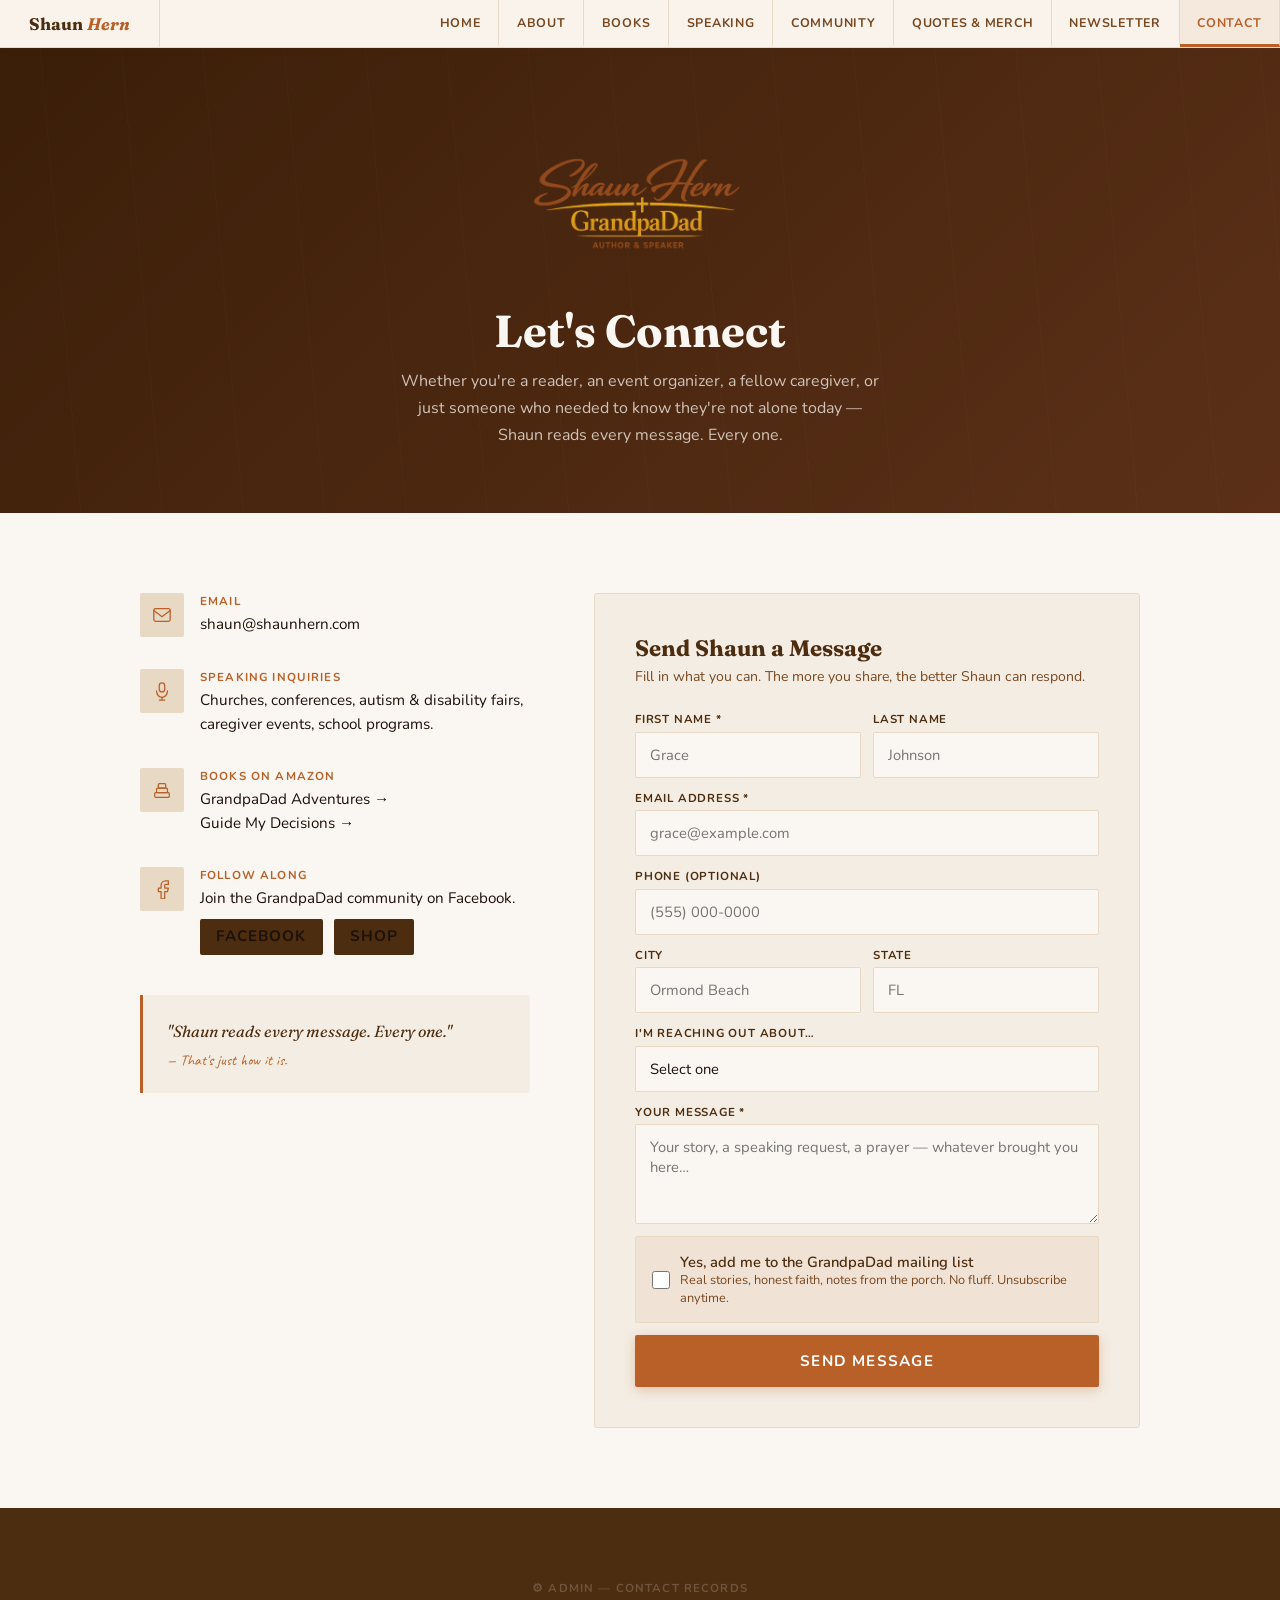
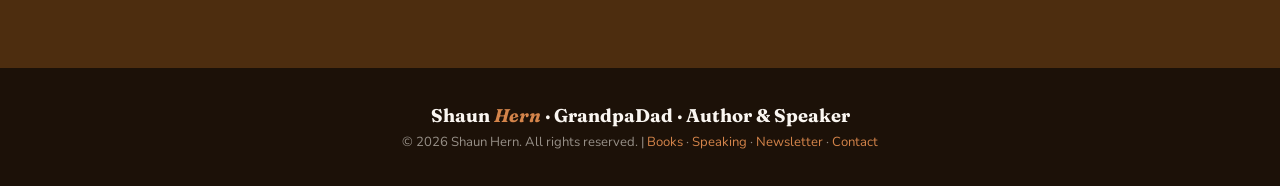
<file: contact.html>
<!DOCTYPE html>
<html lang="en">
<head>
  <meta charset="UTF-8" />
  <meta name="viewport" content="width=device-width, initial-scale=1.0" />
  <title>Contact — Shaun Hern GrandpaDad</title>
  <meta name="description" content="Get in touch with Shaun Hern — speaking inquiries, book questions, or just to say hello." />
  <link rel="stylesheet" href="/css/style.css" />
  <style>
    /* ── CONTACT PAGE ── */
    .contact-hero {
      background: linear-gradient(135deg, #3A1E08 0%, #5C3018 100%);
      padding: 7rem 0 4rem;
      text-align: center;
      position: relative; overflow: hidden;
    }
    .contact-hero::before {
      content: ''; position: absolute; inset: 0;
      background: repeating-linear-gradient(85deg,transparent,transparent 80px,rgba(255,255,255,0.015) 80px,rgba(255,255,255,0.015) 81px);
    }
    .contact-hero img { max-width: 280px; width: 80%; margin: 0 auto 1.2rem; display: block; mix-blend-mode: screen; }
    .contact-hero h1 { font-family: 'Fraunces', serif; font-size: clamp(1.8rem,3.5vw,2.8rem); color: #FAF6F1; margin-bottom: 0.6rem; }
    .contact-hero p { font-family: 'Nunito', sans-serif; font-size: 1rem; color: rgba(251,247,240,0.75); max-width: 480px; margin: 0 auto; line-height: 1.7; }

    /* ── FORM SECTION ── */
    .contact-wrap { display: grid; grid-template-columns: 1fr 1.4fr; gap: 4rem; align-items: start; padding: 5rem 0; }

    /* Left info panel */
    .contact-info-panel { display: flex; flex-direction: column; gap: 2rem; }
    .info-block { display: flex; gap: 1rem; align-items: flex-start; }
    .info-icon { width: 44px; height: 44px; background: var(--parchment); border-radius: 2px; display: flex; align-items: center; justify-content: center; flex-shrink: 0; }
    .info-text h4 { font-family: 'Nunito', sans-serif; font-size: 0.72rem; font-weight: 700; letter-spacing: 0.1em; text-transform: uppercase; color: var(--gold); margin-bottom: 0.25rem; }
    .info-text p, .info-text a { font-family: 'Nunito', sans-serif; font-size: 0.95rem; color: var(--ink); line-height: 1.55; text-decoration: none; }
    .info-text a:hover { color: var(--gold); }
    .social-row { display: flex; gap: 0.7rem; margin-top: 0.5rem; }
    .soc-btn { padding: 0.4rem 1rem; background: var(--brown); color: #fff; font-family: 'Nunito', sans-serif; font-size: 0.75rem; font-weight: 700; letter-spacing: 0.07em; text-transform: uppercase; text-decoration: none; border-radius: 2px; transition: background 0.18s; }
    .soc-btn:hover { background: var(--gold); }

    /* Right form panel */
    .contact-form-panel { background: var(--paper2); padding: 2.5rem; border-radius: 3px; border: 1px solid var(--parchment); }
    .contact-form-panel h3 { font-family: 'Fraunces', serif; font-size: 1.4rem; font-weight: 700; color: var(--brown); margin-bottom: 0.3rem; }
    .contact-form-panel .form-note { font-family: 'Nunito', sans-serif; font-size: 0.88rem; color: var(--brown2); margin-bottom: 1.6rem; }

    .cf-row { display: grid; grid-template-columns: 1fr 1fr; gap: 0.75rem; }
    .cf-field { display: flex; flex-direction: column; gap: 0.28rem; margin-bottom: 0.75rem; }
    .cf-field label { font-family: 'Nunito', sans-serif; font-size: 0.72rem; font-weight: 700; letter-spacing: 0.07em; text-transform: uppercase; color: var(--brown); }
    .cf-field input, .cf-field select, .cf-field textarea {
      padding: 0.75rem 0.9rem;
      background: var(--paper); border: 1.5px solid var(--parchment); border-radius: 2px;
      font-family: 'Nunito', sans-serif; font-size: 0.92rem; color: var(--ink);
      outline: none; transition: border-color 0.2s; width: 100%; appearance: none;
    }
    .cf-field input:focus, .cf-field select:focus, .cf-field textarea:focus { border-color: var(--gold); }
    .cf-field textarea { height: 100px; resize: vertical; }
    .cf-field input[type="checkbox"] { width: auto; appearance: auto; margin-right: 0.5rem; accent-color: var(--gold); }

    /* Mailing list checkbox row */
    .mailing-row {
      display: flex; align-items: center; gap: 0.6rem;
      padding: 0.9rem 1rem; margin-bottom: 0.75rem;
      background: rgba(184,96,40,0.07);
      border: 1.5px solid var(--parchment); border-radius: 2px;
      cursor: pointer; transition: border-color 0.18s;
    }
    .mailing-row:hover { border-color: var(--gold); }
    .mailing-row input[type="checkbox"] { width: 18px; height: 18px; appearance: auto; accent-color: var(--gold); flex-shrink: 0; cursor: pointer; }
    .mailing-row label { font-family: 'Nunito', sans-serif; font-size: 0.92rem; font-weight: 600; color: var(--brown); cursor: pointer; line-height: 1.4; }
    .mailing-row .mail-sub { font-size: 0.8rem; font-weight: 400; color: var(--brown2); display: block; }

    .cf-msg { display: none; padding: 0.9rem 1rem; font-family: 'Nunito', sans-serif; font-size: 0.88rem; margin-bottom: 0.75rem; line-height: 1.5; border-radius: 2px; }
    .cf-msg.success { background: rgba(78,114,88,0.12); color: var(--sage); border-left: 3px solid var(--sage); }
    .cf-msg.error   { background: rgba(156,61,34,0.10); color: var(--rust); border-left: 3px solid var(--rust); }

    /* ── CONTACTS TABLE (admin) ── */
    .admin-section { background: var(--brown); padding: 4rem 0; }
    .admin-section .container { position: relative; z-index: 1; }
    .admin-toggle-row { text-align: center; }
    .admin-toggle2 { background: none; border: none; font-family: 'Nunito', sans-serif; font-size: 0.72rem; font-weight: 700; letter-spacing: 0.1em; text-transform: uppercase; color: rgba(251,247,240,0.2); cursor: pointer; padding: 0.5rem; transition: color 0.2s; }
    .admin-toggle2:hover { color: rgba(251,247,240,0.45); }
    .admin-pw-wrap2 { display: none; background: rgba(255,255,255,0.07); padding: 1.4rem; margin: 1rem auto 0; max-width: 340px; border-radius: 3px; }
    .admin-pw-wrap2 input { width: 100%; padding: 0.65rem 0.9rem; background: rgba(255,255,255,0.1); border: 1px solid rgba(212,168,75,0.3); color: #FAF6F1; font-family: 'Nunito', sans-serif; font-size: 0.92rem; outline: none; margin-bottom: 0.75rem; border-radius: 2px; }
    .admin-pw-wrap2 input:focus { border-color: var(--gold); }
    #contacts-panel { display: none; margin-top: 2.5rem; }
    .contacts-header { display: flex; align-items: center; justify-content: space-between; margin-bottom: 1.5rem; flex-wrap: wrap; gap: 1rem; }
    .contacts-header h3 { font-family: 'Fraunces', serif; font-size: 1.4rem; color: #FAF6F1; }
    .contacts-stats { display: flex; gap: 1.2rem; flex-wrap: wrap; }
    .cstat { background: rgba(255,255,255,0.07); padding: 0.8rem 1.2rem; text-align: center; border-radius: 2px; min-width: 80px; }
    .cstat .csn { font-family: 'Fraunces', serif; font-size: 1.8rem; font-weight: 700; color: var(--gold2); display: block; }
    .cstat .csl { font-family: 'Nunito', sans-serif; font-size: 0.7rem; color: rgba(251,247,240,0.5); letter-spacing: 0.08em; text-transform: uppercase; }
    .contacts-controls { display: flex; gap: 0.7rem; margin-bottom: 1.2rem; flex-wrap: wrap; }
    .contacts-controls input, .contacts-controls select {
      padding: 0.5rem 0.9rem; background: rgba(255,255,255,0.1);
      border: 1px solid rgba(212,168,75,0.3); color: #FAF6F1;
      font-family: 'Nunito', sans-serif; font-size: 0.85rem;
      outline: none; border-radius: 2px; min-width: 180px;
    }
    .contacts-controls input::placeholder { color: rgba(251,247,240,0.35); }
    .contacts-controls input:focus, .contacts-controls select:focus { border-color: var(--gold); }
    .contacts-table-wrap { overflow-x: auto; }
    .contacts-table { width: 100%; border-collapse: collapse; font-family: 'Nunito', sans-serif; font-size: 0.83rem; }
    .contacts-table th { text-align: left; padding: 0.6rem 0.9rem; font-size: 0.68rem; font-weight: 700; letter-spacing: 0.1em; text-transform: uppercase; color: var(--gold2); border-bottom: 1px solid rgba(212,168,75,0.3); cursor: pointer; white-space: nowrap; user-select: none; }
    .contacts-table th:hover { color: var(--gold); }
    .contacts-table td { padding: 0.65rem 0.9rem; border-bottom: 1px solid rgba(255,255,255,0.05); color: rgba(251,247,240,0.85); vertical-align: middle; }
    .contacts-table tr:hover td { background: rgba(255,255,255,0.04); }
    .contacts-table tr:last-child td { border-bottom: none; }
    .badge { display: inline-block; padding: 0.15rem 0.5rem; font-size: 0.7rem; font-weight: 700; border-radius: 2px; white-space: nowrap; }
    .badge-mail   { background: rgba(184,131,42,0.2); color: var(--gold2); }
    .badge-speak  { background: rgba(78,114,88,0.25); color: #93BF9E; }
    .badge-books  { background: rgba(45,84,114,0.3);  color: #7AABCF; }
    .badge-press  { background: rgba(156,61,34,0.25); color: #D48A70; }
    .badge-hello  { background: rgba(100,100,100,0.2);color: rgba(251,247,240,0.6); }
    .del-btn2 { background: none; border: none; color: rgba(251,247,240,0.25); cursor: pointer; font-size: 0.95rem; padding: 0.2rem 0.4rem; transition: color 0.2s; }
    .del-btn2:hover { color: var(--rust); }
    .ct-empty { text-align: center; padding: 2.5rem; color: rgba(251,247,240,0.3); font-family: 'Fraunces', serif; font-style: italic; }
    .pg2 { display: flex; gap: 0.4rem; margin-top: 1rem; justify-content: flex-end; }
    .pg2 button { padding: 0.35rem 0.7rem; background: transparent; border: 1px solid rgba(212,168,75,0.3); color: rgba(251,247,240,0.55); font-family: 'Nunito', sans-serif; font-size: 0.78rem; cursor: pointer; border-radius: 2px; transition: all 0.18s; }
    .pg2 button:hover, .pg2 button.active { background: var(--gold); color: var(--brown); border-color: var(--gold); }

    @media (max-width: 760px) {
      .contact-wrap { grid-template-columns: 1fr; gap: 2.5rem; }
      .cf-row { grid-template-columns: 1fr; }
    }
  </style>
</head>
<body>
  <nav>
    <a class="nav-brand" href="/">Shaun <span>Hern</span></a>
    <ul>
      <li><a href="/">Home</a></li>
      <li><a href="/about.html">About</a></li>
      <li><a href="/books.html">Books</a></li>
      <li><a href="/speaking.html">Speaking</a></li>
      <li><a href="/community.html">Community</a></li>
      <li><a href="/quotes.html">Quotes &amp; Merch</a></li>
      <li><a href="/signup.html">Newsletter</a></li>
      <li><a href="/contact.html" class="active">Contact</a></li>
    </ul>
  </nav>

  <!-- HERO -->
  <div class="contact-hero">
    <img src="/images/logo-transparent.png" alt="Shaun Hern GrandpaDad" />
    <h1>Let's Connect</h1>
    <p>Whether you're a reader, an event organizer, a fellow caregiver, or just someone who needed to know they're not alone today — Shaun reads every message. Every one.</p>
  </div>

  <!-- CONTACT SECTION -->
  <section style="background: var(--paper); padding: 0;">
    <div class="container">
      <div class="contact-wrap">

        <!-- LEFT: Info -->
        <div class="contact-info-panel fade-up">
          <div class="info-block">
            <div class="info-icon">
              <svg viewBox="0 0 22 22" fill="none" width="20" height="20">
                <path d="M4 4h14a2 2 0 0 1 2 2v10a2 2 0 0 1-2 2H4a2 2 0 0 1-2-2V6a2 2 0 0 1 2-2z" stroke="var(--gold)" stroke-width="1.4"/>
                <path d="M2 6l9 7 9-7" stroke="var(--gold)" stroke-width="1.4" stroke-linecap="round"/>
              </svg>
            </div>
            <div class="info-text">
              <h4>Email</h4>
              <p><a href="mailto:shaun@shaunhern.com">shaun@shaunhern.com</a></p>
            </div>
          </div>
          <div class="info-block">
            <div class="info-icon">
              <svg viewBox="0 0 22 22" fill="none" width="20" height="20">
                <rect x="8" y="2" width="6" height="10" rx="3" stroke="var(--gold)" stroke-width="1.4"/>
                <path d="M5 11C5 14.9 7.7 18 11 18C14.3 18 17 14.9 17 11" stroke="var(--gold)" stroke-width="1.4" stroke-linecap="round"/>
                <path d="M11 18V21M8 21H14" stroke="var(--gold)" stroke-width="1.4" stroke-linecap="round"/>
              </svg>
            </div>
            <div class="info-text">
              <h4>Speaking Inquiries</h4>
              <p>Churches, conferences, autism &amp; disability fairs, caregiver events, school programs.</p>
            </div>
          </div>
          <div class="info-block">
            <div class="info-icon">
              <svg viewBox="0 0 22 22" fill="none" width="20" height="20">
                <rect x="3" y="14" width="16" height="5" rx="1" stroke="var(--gold)" stroke-width="1.4"/>
                <rect x="5" y="9" width="12" height="5" rx="1" stroke="var(--gold)" stroke-width="1.4"/>
                <rect x="7" y="4" width="8" height="5" rx="1" stroke="var(--gold)" stroke-width="1.4"/>
              </svg>
            </div>
            <div class="info-text">
              <h4>Books on Amazon</h4>
              <p>
                <a href="https://a.co/d/05g2vExn" target="_blank" rel="noopener">GrandpaDad Adventures →</a><br/>
                <a href="https://a.co/d/0bUj5BYC" target="_blank" rel="noopener">Guide My Decisions →</a>
              </p>
            </div>
          </div>
          <div class="info-block">
            <div class="info-icon">
              <svg viewBox="0 0 22 22" fill="none" width="20" height="20">
                <path d="M18 2h-3a5 5 0 0 0-5 5v3H7v4h3v8h4v-8h3l1-4h-4V7a1 1 0 0 1 1-1h3z" stroke="var(--gold)" stroke-width="1.4" stroke-linecap="round" stroke-linejoin="round"/>
              </svg>
            </div>
            <div class="info-text">
              <h4>Follow Along</h4>
              <p>Join the GrandpaDad community on Facebook.</p>
              <div class="social-row">
                <a href="https://l.facebook.com/l.php?u=http%3A%2F%2Fshaunhern.com%2F%3Ffbclid%3DIwZXh0bgNhZW0CMTAAYnJpZBExREd2cVRUQmp3Y3dJUVRiaXNydGMGYXBwX2lkEDIyMjAzOTE3ODgyMDA4OTIAAR6HwLS3ewb6xMzh4FhGmVRfOh91B6T9kTmS0wkZ0ijQ1oUGlS1zuR3FXfk0rg_aem_EG7FJ7Q6_-dzg-z5Z8tDOg&h=AT6Ab34K22TUghVHEJw3HSol3iujxCNwdypOj3RKd4SYj0RDfD2MgLo8soKarEDvSyeRahz_HFO3cuxCs7UXyL_-RQ6aDghefkNmH8ibYGayYov7iuNwyVRghkrxbKV2mgq_"
                   class="soc-btn" target="_blank" rel="noopener">Facebook</a>
                <a href="https://shaunhern.myshopify.com" class="soc-btn" target="_blank" rel="noopener">Shop</a>
              </div>
            </div>
          </div>

          <!-- Quote -->
          <div style="padding: 1.4rem 1.5rem; border-left: 3px solid var(--gold); background: var(--paper2); border-radius: 0 2px 2px 0; margin-top: 0.5rem;">
            <p style="font-family: Fraunces, serif; font-style: italic; font-size: 1rem; color: var(--brown); line-height: 1.65;">"Shaun reads every message. Every one."</p>
            <span style="font-family: Caveat, cursive; font-size: 0.95rem; color: var(--gold); display: block; margin-top: 0.4rem;">— That's just how it is.</span>
          </div>
        </div>

        <!-- RIGHT: Form -->
        <div class="contact-form-panel fade-up">
          <h3>Send Shaun a Message</h3>
          <p class="form-note">Fill in what you can. The more you share, the better Shaun can respond.</p>

          <div class="cf-row">
            <div class="cf-field">
              <label for="cf-first">First Name *</label>
              <input type="text" id="cf-first" placeholder="Grace" autocomplete="given-name" />
            </div>
            <div class="cf-field">
              <label for="cf-last">Last Name</label>
              <input type="text" id="cf-last" placeholder="Johnson" autocomplete="family-name" />
            </div>
          </div>

          <div class="cf-field">
            <label for="cf-email">Email Address *</label>
            <input type="email" id="cf-email" placeholder="grace@example.com" autocomplete="email" />
          </div>

          <div class="cf-field">
            <label for="cf-phone">Phone (optional)</label>
            <input type="tel" id="cf-phone" placeholder="(555) 000-0000" autocomplete="tel" />
          </div>

          <div class="cf-row">
            <div class="cf-field">
              <label for="cf-city">City</label>
              <input type="text" id="cf-city" placeholder="Ormond Beach" autocomplete="address-level2" />
            </div>
            <div class="cf-field">
              <label for="cf-state">State</label>
              <input type="text" id="cf-state" placeholder="FL" maxlength="2" autocomplete="address-level1" />
            </div>
          </div>

          <div class="cf-field">
            <label for="cf-reason">I'm reaching out about…</label>
            <select id="cf-reason">
              <option value="">Select one</option>
              <option value="speaking">A speaking inquiry</option>
              <option value="books">Your books</option>
              <option value="press">Media or press</option>
              <option value="hello">Just saying hello</option>
              <option value="caregiver">Caregiver support / community</option>
              <option value="shopify">Merchandise / store</option>
            </select>
          </div>

          <div class="cf-field">
            <label for="cf-message">Your Message *</label>
            <textarea id="cf-message" placeholder="Your story, a speaking request, a prayer — whatever brought you here…"></textarea>
          </div>

          <!-- MAILING LIST OPT-IN -->
          <div class="mailing-row" onclick="document.getElementById('cf-mailinglist').click()">
            <input type="checkbox" id="cf-mailinglist" onclick="event.stopPropagation()" />
            <label for="cf-mailinglist" onclick="event.preventDefault()">
              Yes, add me to the GrandpaDad mailing list
              <span class="mail-sub">Real stories, honest faith, notes from the porch. No fluff. Unsubscribe anytime.</span>
            </label>
          </div>

          <div class="cf-msg" id="cf-msg"></div>

          <button class="btn-primary" id="cf-btn" onclick="handleContact()"
            style="width:100%; border:none; cursor:pointer; font-size:0.95rem; padding:1rem;">
            Send Message
          </button>
        </div>
      </div>
    </div>
  </section>

  <!-- ADMIN SECTION -->
  <div class="admin-section">
    <div class="container">
      <div class="admin-toggle-row">
        <button class="admin-toggle2" onclick="toggleAdminPw()">⚙ Admin — Contact Records</button>
        <div class="admin-pw-wrap2" id="admin-pw-wrap2">
          <input type="password" id="admin-pw2" placeholder="Enter admin password"
                 onkeydown="if(event.key==='Enter') checkAdminPw2()" />
          <button class="btn-admin" onclick="checkAdminPw2()" style="width:100%;">Access Records</button>
          <p id="admin-pw2-err" style="color:var(--rust);font-size:0.8rem;margin-top:0.5rem;display:none;">Incorrect password.</p>
        </div>
      </div>

      <div id="contacts-panel">
        <div class="contacts-header">
          <h3>Contact Records</h3>
          <div class="contacts-stats">
            <div class="cstat"><span class="csn" id="ct-total">0</span><span class="csl">Total</span></div>
            <div class="cstat"><span class="csn" id="ct-mailing">0</span><span class="csl">Mailing List</span></div>
            <div class="cstat"><span class="csn" id="ct-speaking">0</span><span class="csl">Speaking</span></div>
            <div class="cstat"><span class="csn" id="ct-new">0</span><span class="csl">This Week</span></div>
          </div>
        </div>

        <div class="contacts-controls">
          <input type="text" id="ct-search" placeholder="Search name or email…" oninput="renderContacts()" />
          <select id="ct-filter" onchange="renderContacts()" style="color:#FAF6F1;">
            <option value="">All contacts</option>
            <option value="speaking">Speaking</option>
            <option value="books">Books</option>
            <option value="press">Media / Press</option>
            <option value="hello">Hello</option>
            <option value="caregiver">Caregiver</option>
            <option value="shopify">Merch / Store</option>
          </select>
          <select id="ct-mail-filter" onchange="renderContacts()" style="color:#FAF6F1;">
            <option value="">All opt-ins</option>
            <option value="yes">Mailing list ✓</option>
            <option value="no">Not subscribed</option>
          </select>
          <button class="btn-admin" onclick="exportContacts()">⬇ Export CSV</button>
          <button class="btn-admin danger" onclick="clearContacts()">✕ Clear All</button>
          <button class="btn-admin" onclick="document.getElementById('contacts-panel').style.display='none'">Close</button>
        </div>

        <div class="contacts-table-wrap">
          <table class="contacts-table">
            <thead>
              <tr>
                <th onclick="sortContacts('firstName')">Name ↕</th>
                <th onclick="sortContacts('email')">Email ↕</th>
                <th onclick="sortContacts('phone')">Phone</th>
                <th onclick="sortContacts('city')">Location</th>
                <th onclick="sortContacts('reason')">Reason</th>
                <th onclick="sortContacts('mailingList')">Mailing</th>
                <th onclick="sortContacts('submittedAt')">Date ↕</th>
                <th>Message</th>
                <th></th>
              </tr>
            </thead>
            <tbody id="ct-tbody"></tbody>
          </table>
        </div>
        <div class="pg2" id="ct-pagination"></div>
      </div>
    </div>
  </div>

  <footer>
    <p class="footer-brand">Shaun <span>Hern</span> · GrandpaDad · Author &amp; Speaker</p>
    <p>© 2026 Shaun Hern. All rights reserved. |
      <a href="/books.html">Books</a> ·
      <a href="/speaking.html">Speaking</a> ·
      <a href="/signup.html">Newsletter</a> ·
      <a href="/contact.html">Contact</a>
    </p>
  </footer>

  <script src="/js/main.js"></script>
  <script>
    const CONTACTS_KEY = 'grandpadad_contacts';
    const ADMIN_PW = 'grandpadad2026';
    const SIGNUP_KEY = 'grandpadad_subscribers';
    let ctSortKey = 'submittedAt';
    let ctSortDir = -1;
    let ctPage = 1;
    const CT_PER_PAGE = 12;

    // ── Storage helpers ───────────────────────────────────────────
    function getContacts() {
      try { return JSON.parse(localStorage.getItem(CONTACTS_KEY) || '[]'); }
      catch(e) { return []; }
    }
    function saveContacts(c) { localStorage.setItem(CONTACTS_KEY, JSON.stringify(c)); }

    function getSubscribers() {
      try { return JSON.parse(localStorage.getItem(SIGNUP_KEY) || '[]'); }
      catch(e) { return []; }
    }
    function saveSubscribers(s) { localStorage.setItem(SIGNUP_KEY, JSON.stringify(s)); }

    // ── Handle form submission ─────────────────────────────────────
    async function handleContact() {
      const first   = document.getElementById('cf-first').value.trim();
      const last    = document.getElementById('cf-last').value.trim();
      const email   = document.getElementById('cf-email').value.trim();
      const phone   = document.getElementById('cf-phone').value.trim();
      const city    = document.getElementById('cf-city').value.trim();
      const state   = document.getElementById('cf-state').value.trim();
      const reason  = document.getElementById('cf-reason').value;
      const message = document.getElementById('cf-message').value.trim();
      const mailing = document.getElementById('cf-mailinglist').checked;
      const msg     = document.getElementById('cf-msg');
      const btn     = document.getElementById('cf-btn');

      msg.className = 'cf-msg'; msg.style.display = 'none';

      if (!first) { showMsg('error', 'Please enter your first name.'); return; }
      if (!email || !/^[^@]+@[^@]+\.[^@]+$/.test(email)) { showMsg('error', 'Please enter a valid email address.'); return; }
      if (!message) { showMsg('error', 'Please add a message — even a short one.'); return; }

      btn.textContent = 'Sending…'; btn.disabled = true;

      // Save contact record
      const record = {
        id: Date.now(),
        firstName: first, lastName: last, email, phone,
        city, state,
        reason: reason || 'hello',
        message,
        mailingList: mailing,
        submittedAt: new Date().toISOString(),
        source: 'contact-page'
      };

      const contacts = getContacts();
      contacts.push(record);
      saveContacts(contacts);

      // If opted into mailing list — also add to subscriber DB
      if (mailing) {
        const subs = getSubscribers();
        const alreadyIn = subs.find(s => s.email.toLowerCase() === email.toLowerCase());
        if (!alreadyIn) {
          subs.push({
            id: Date.now() + 1,
            firstName: first, lastName: last, email,
            interest: reason || 'not specified',
            note: message.substring(0, 120),
            welcomeMsg: '',
            joinedAt: new Date().toISOString(),
            source: 'contact-form'
          });
          saveSubscribers(subs);
        }
      }

      // Generate AI response
      let welcome = `Thank you, ${first}! Shaun will read your message personally and get back to you soon.`;
      try {
        const res = await fetch('https://api.anthropic.com/v1/messages', {
          method: 'POST',
          headers: { 'Content-Type': 'application/json' },
          body: JSON.stringify({
            model: 'claude-sonnet-4-6',
            max_tokens: 100,
            system: "You write warm, brief, faith-grounded acknowledgment messages for Shaun Hern (GrandpaDad — author and speaker). 1-2 sentences. Personal and genuine. Never cheesy. Use their name.",
            messages: [{ role: 'user', content: `Write an acknowledgment for ${first}${last ? ' ' + last : ''} who contacted Shaun about: "${reason || 'general'}" with message: "${message.substring(0,80)}"` }]
          })
        });
        const data = await res.json();
        if (data.content && data.content[0]) welcome = data.content[0].text;
      } catch(e) { /* use default */ }

      showMsg('success', welcome);
      btn.textContent = '✓ Message Sent';
      btn.style.background = 'var(--sage)';

      // Clear form
      ['cf-first','cf-last','cf-email','cf-phone','cf-city','cf-state','cf-message'].forEach(id => {
        document.getElementById(id).value = '';
      });
      document.getElementById('cf-reason').value = '';
      document.getElementById('cf-mailinglist').checked = false;

      if (document.getElementById('contacts-panel').style.display !== 'none') refreshAdmin();
    }

    function showMsg(type, text) {
      const el = document.getElementById('cf-msg');
      el.className = `cf-msg ${type}`; el.style.display = 'block'; el.textContent = text;
    }

    // ── Admin ─────────────────────────────────────────────────────
    function toggleAdminPw() {
      const p = document.getElementById('admin-pw-wrap2');
      p.style.display = p.style.display === 'block' ? 'none' : 'block';
    }
    function checkAdminPw2() {
      const pw = document.getElementById('admin-pw2').value;
      if (pw === ADMIN_PW) {
        document.getElementById('admin-pw-wrap2').style.display = 'none';
        document.getElementById('contacts-panel').style.display = 'block';
        refreshAdmin();
      } else {
        document.getElementById('admin-pw2-err').style.display = 'block';
        document.getElementById('admin-pw2').value = '';
      }
    }

    function refreshAdmin() {
      const contacts = getContacts();
      const now = new Date();
      const weekAgo = new Date(now - 7 * 24 * 60 * 60 * 1000);
      document.getElementById('ct-total').textContent = contacts.length;
      document.getElementById('ct-mailing').textContent = contacts.filter(c => c.mailingList).length;
      document.getElementById('ct-speaking').textContent = contacts.filter(c => c.reason === 'speaking').length;
      document.getElementById('ct-new').textContent = contacts.filter(c => new Date(c.submittedAt) > weekAgo).length;
      renderContacts();
    }

    function renderContacts() {
      const search     = (document.getElementById('ct-search').value || '').toLowerCase();
      const filter     = document.getElementById('ct-filter').value;
      const mailFilter = document.getElementById('ct-mail-filter').value;
      let contacts = getContacts();

      if (search) contacts = contacts.filter(c =>
        (c.firstName + ' ' + c.lastName).toLowerCase().includes(search) ||
        c.email.toLowerCase().includes(search) ||
        (c.city || '').toLowerCase().includes(search)
      );
      if (filter) contacts = contacts.filter(c => c.reason === filter);
      if (mailFilter === 'yes') contacts = contacts.filter(c => c.mailingList);
      if (mailFilter === 'no')  contacts = contacts.filter(c => !c.mailingList);

      contacts.sort((a, b) => {
        let av = a[ctSortKey] || '', bv = b[ctSortKey] || '';
        return av < bv ? -ctSortDir : av > bv ? ctSortDir : 0;
      });

      const total = contacts.length;
      const pages = Math.max(1, Math.ceil(total / CT_PER_PAGE));
      if (ctPage > pages) ctPage = 1;
      const slice = contacts.slice((ctPage - 1) * CT_PER_PAGE, ctPage * CT_PER_PAGE);

      const tbody = document.getElementById('ct-tbody');
      if (!slice.length) {
        tbody.innerHTML = '<tr><td colspan="9" class="ct-empty">No contact records yet.</td></tr>';
      } else {
        const reasonBadge = { speaking:'badge-speak', books:'badge-books', press:'badge-press', hello:'badge-hello', caregiver:'badge-mail', shopify:'badge-books' };
        const reasonLabel = { speaking:'Speaking', books:'Books', press:'Press', hello:'Hello', caregiver:'Caregiver', shopify:'Merch' };
        tbody.innerHTML = slice.map(c => {
          const date = new Date(c.submittedAt).toLocaleDateString('en-US', {month:'short',day:'numeric',year:'numeric'});
          const loc  = [c.city, c.state].filter(Boolean).join(', ') || '—';
          const badge = reasonBadge[c.reason] || 'badge-hello';
          const label = reasonLabel[c.reason] || c.reason;
          const msg = (c.message || '').substring(0, 45) + ((c.message || '').length > 45 ? '…' : '');
          return `<tr>
            <td style="font-weight:600;white-space:nowrap">${c.firstName} ${c.lastName || ''}</td>
            <td style="color:rgba(251,247,240,0.65);font-size:0.8rem">${c.email}</td>
            <td style="color:rgba(251,247,240,0.55);font-size:0.8rem">${c.phone || '—'}</td>
            <td style="color:rgba(251,247,240,0.55);font-size:0.8rem">${loc}</td>
            <td><span class="badge ${badge}">${label}</span></td>
            <td style="text-align:center">${c.mailingList ? '<span style="color:var(--gold2);">✓</span>' : '<span style="color:rgba(251,247,240,0.2)">—</span>'}</td>
            <td style="color:rgba(251,247,240,0.5);font-size:0.78rem;white-space:nowrap">${date}</td>
            <td style="color:rgba(251,247,240,0.5);font-size:0.78rem;max-width:180px" title="${(c.message||'').replace(/"/g,'&quot;')}">${msg || '—'}</td>
            <td><button class="del-btn2" onclick="deleteContact(${c.id})" title="Remove">✕</button></td>
          </tr>`;
        }).join('');
      }

      // Pagination
      const pg = document.getElementById('ct-pagination');
      pg.innerHTML = '';
      for (let i = 1; i <= pages; i++) {
        const btn = document.createElement('button');
        btn.textContent = i;
        if (i === ctPage) btn.classList.add('active');
        btn.onclick = () => { ctPage = i; renderContacts(); };
        pg.appendChild(btn);
      }
    }

    function sortContacts(key) {
      if (ctSortKey === key) ctSortDir *= -1; else { ctSortKey = key; ctSortDir = -1; }
      renderContacts();
    }

    function deleteContact(id) {
      if (!confirm('Remove this contact record?')) return;
      saveContacts(getContacts().filter(c => c.id !== id));
      refreshAdmin();
    }

    function clearContacts() {
      if (!confirm('Delete ALL contact records? This cannot be undone.')) return;
      localStorage.removeItem(CONTACTS_KEY);
      refreshAdmin();
    }

    function exportContacts() {
      const contacts = getContacts();
      if (!contacts.length) { alert('No contact records to export.'); return; }
      const header = 'First Name,Last Name,Email,Phone,City,State,Reason,Mailing List,Message,Submitted,Source';
      const rows = contacts.map(c =>
        [c.firstName, c.lastName, c.email, c.phone, c.city, c.state, c.reason,
         c.mailingList ? 'Yes' : 'No',
         (c.message||'').replace(/,/g,';').replace(/\n/g,' '),
         c.submittedAt, c.source]
        .map(v => '"' + String(v||'').replace(/"/g,'""') + '"').join(',')
      );
      const csv = [header, ...rows].join('\n');
      const blob = new Blob([csv], {type:'text/csv'});
      const url  = URL.createObjectURL(blob);
      const a    = document.createElement('a');
      a.href = url;
      a.download = 'grandpadad_contacts_' + new Date().toISOString().slice(0,10) + '.csv';
      a.click();
      URL.revokeObjectURL(url);
    }
  </script>
</body>
</html>
</file>
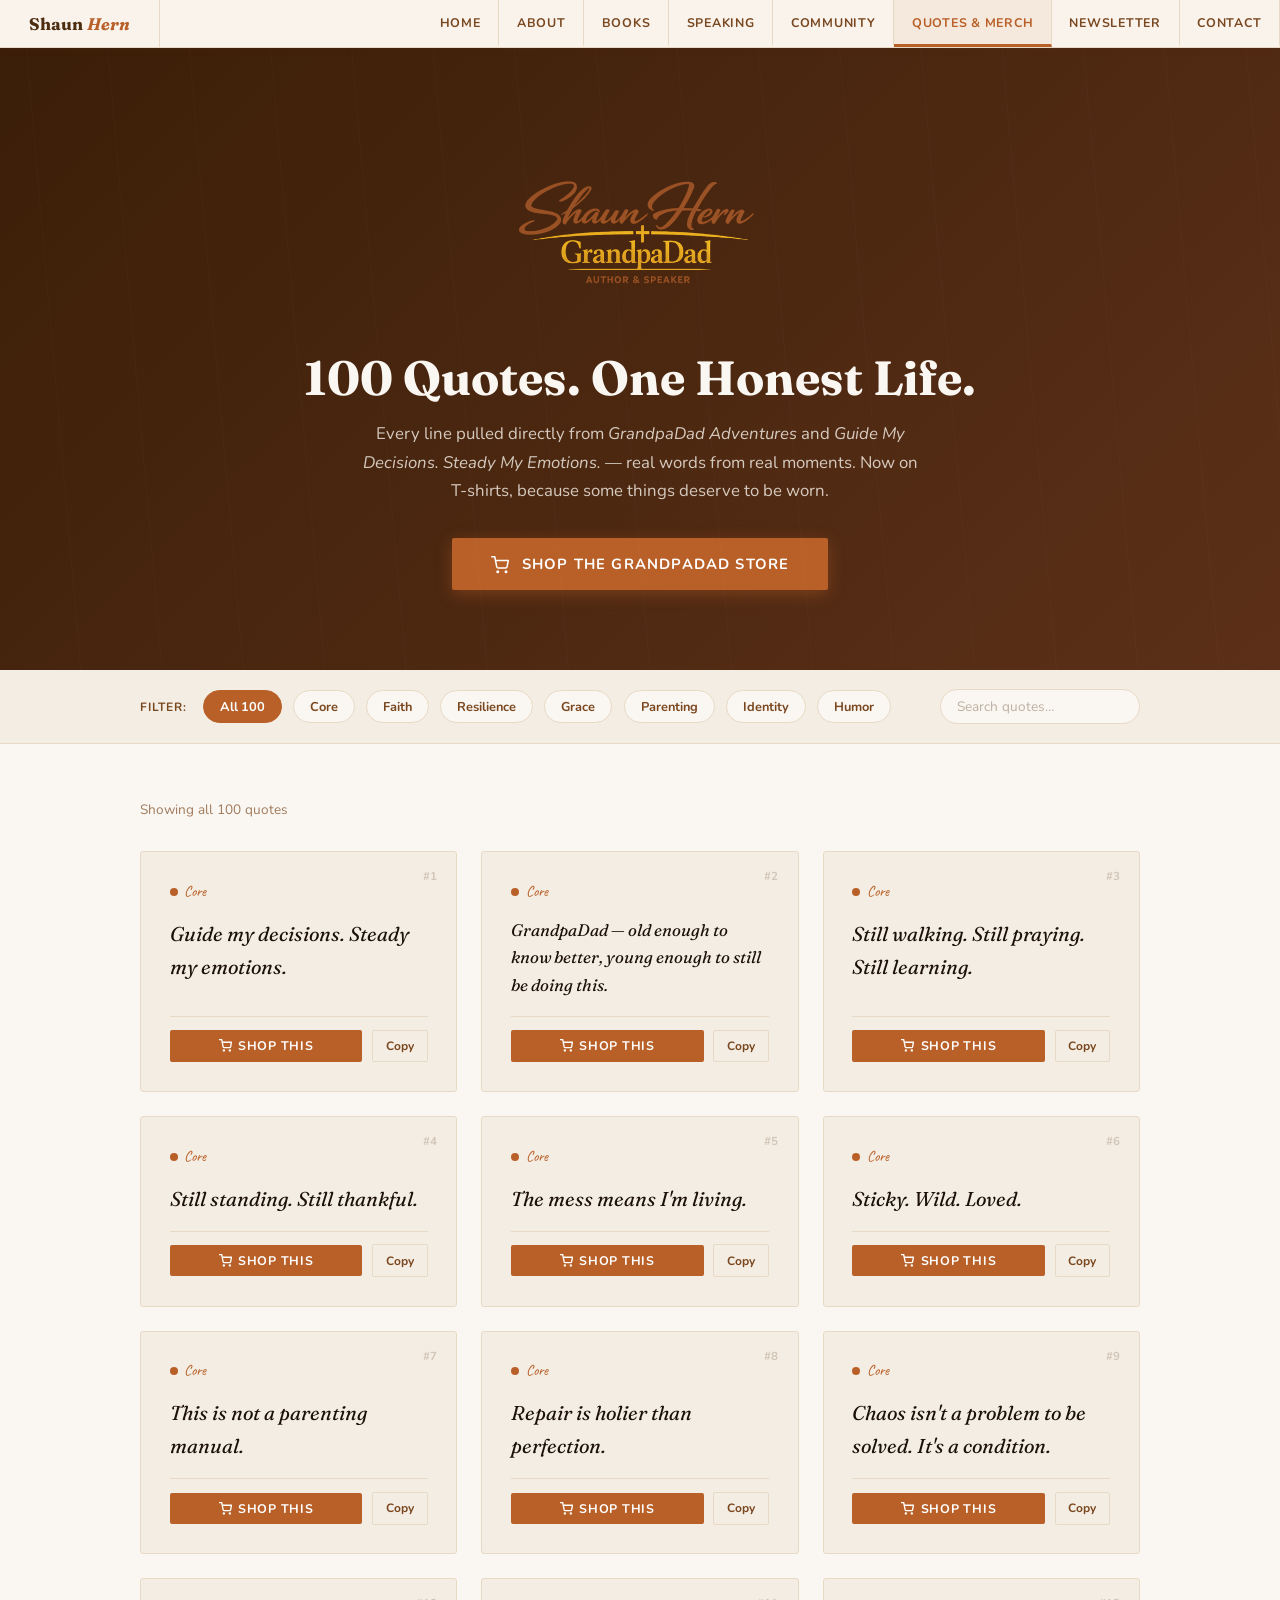
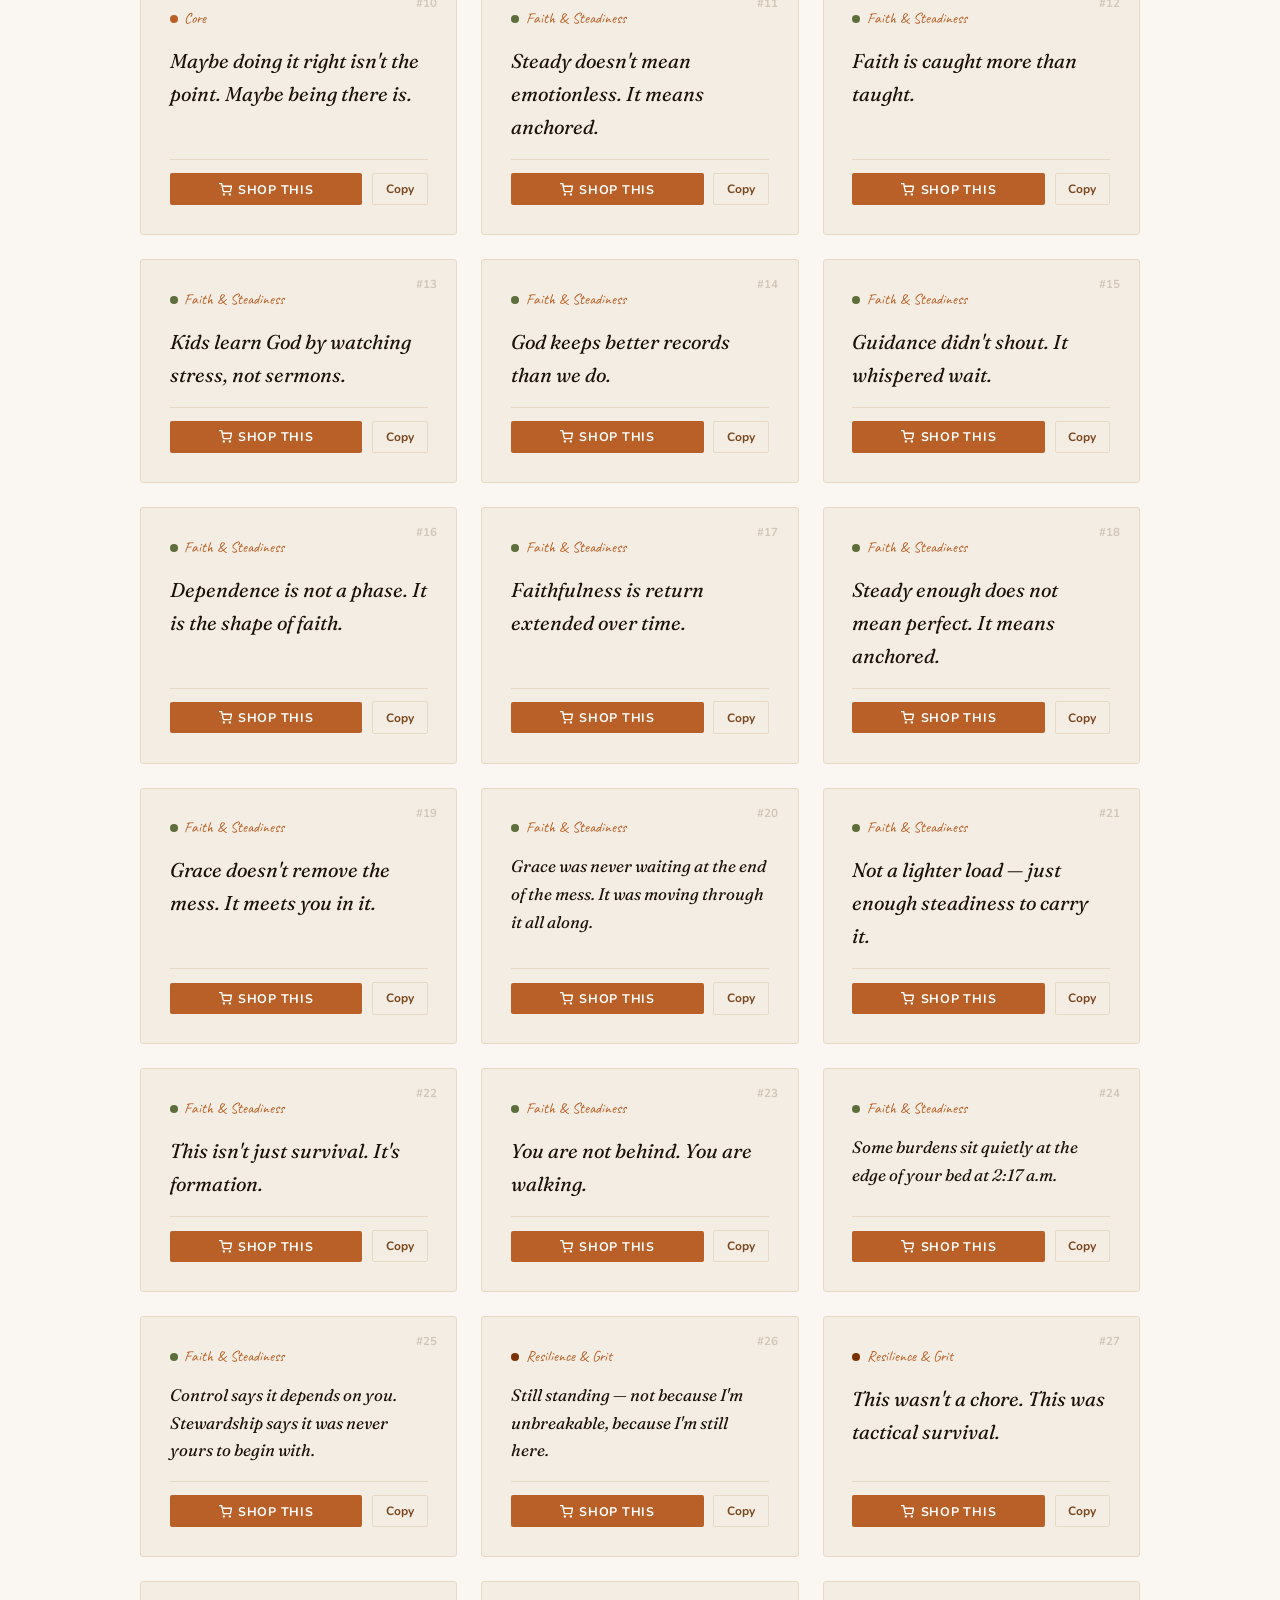
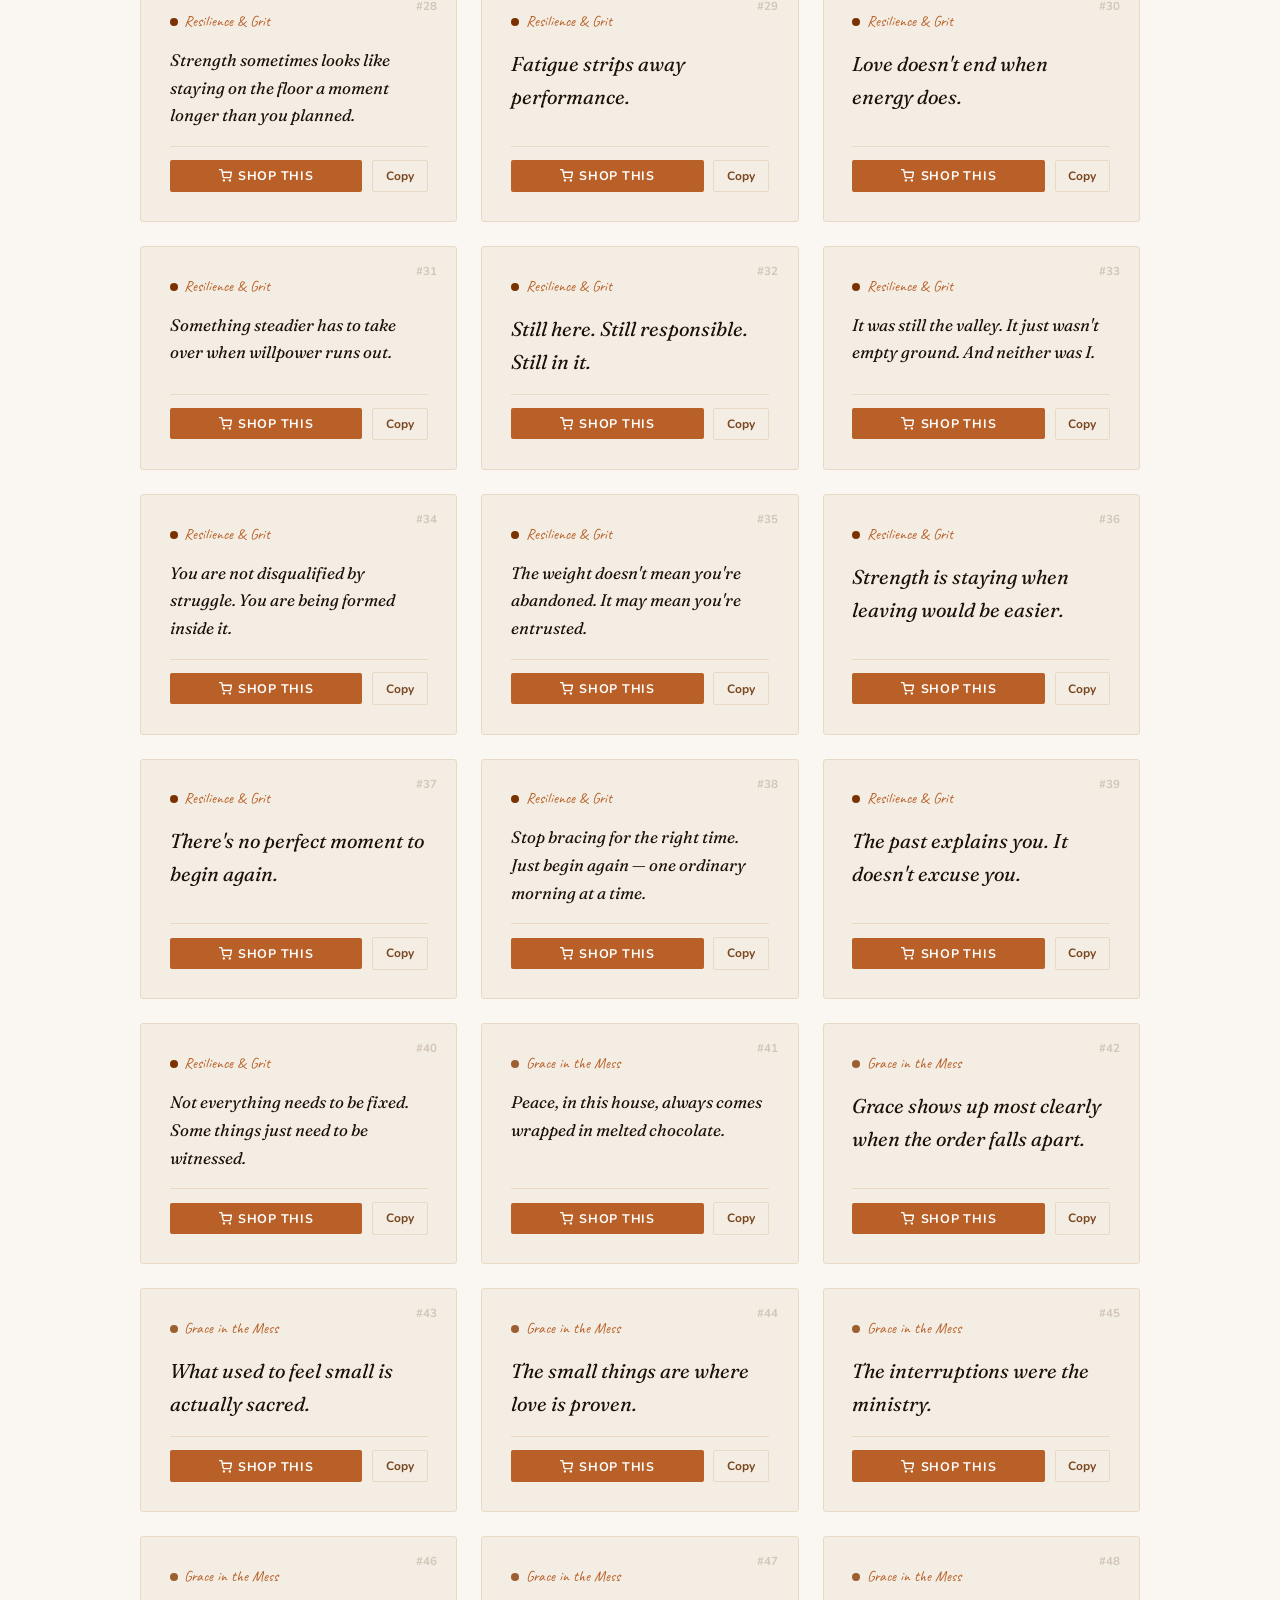
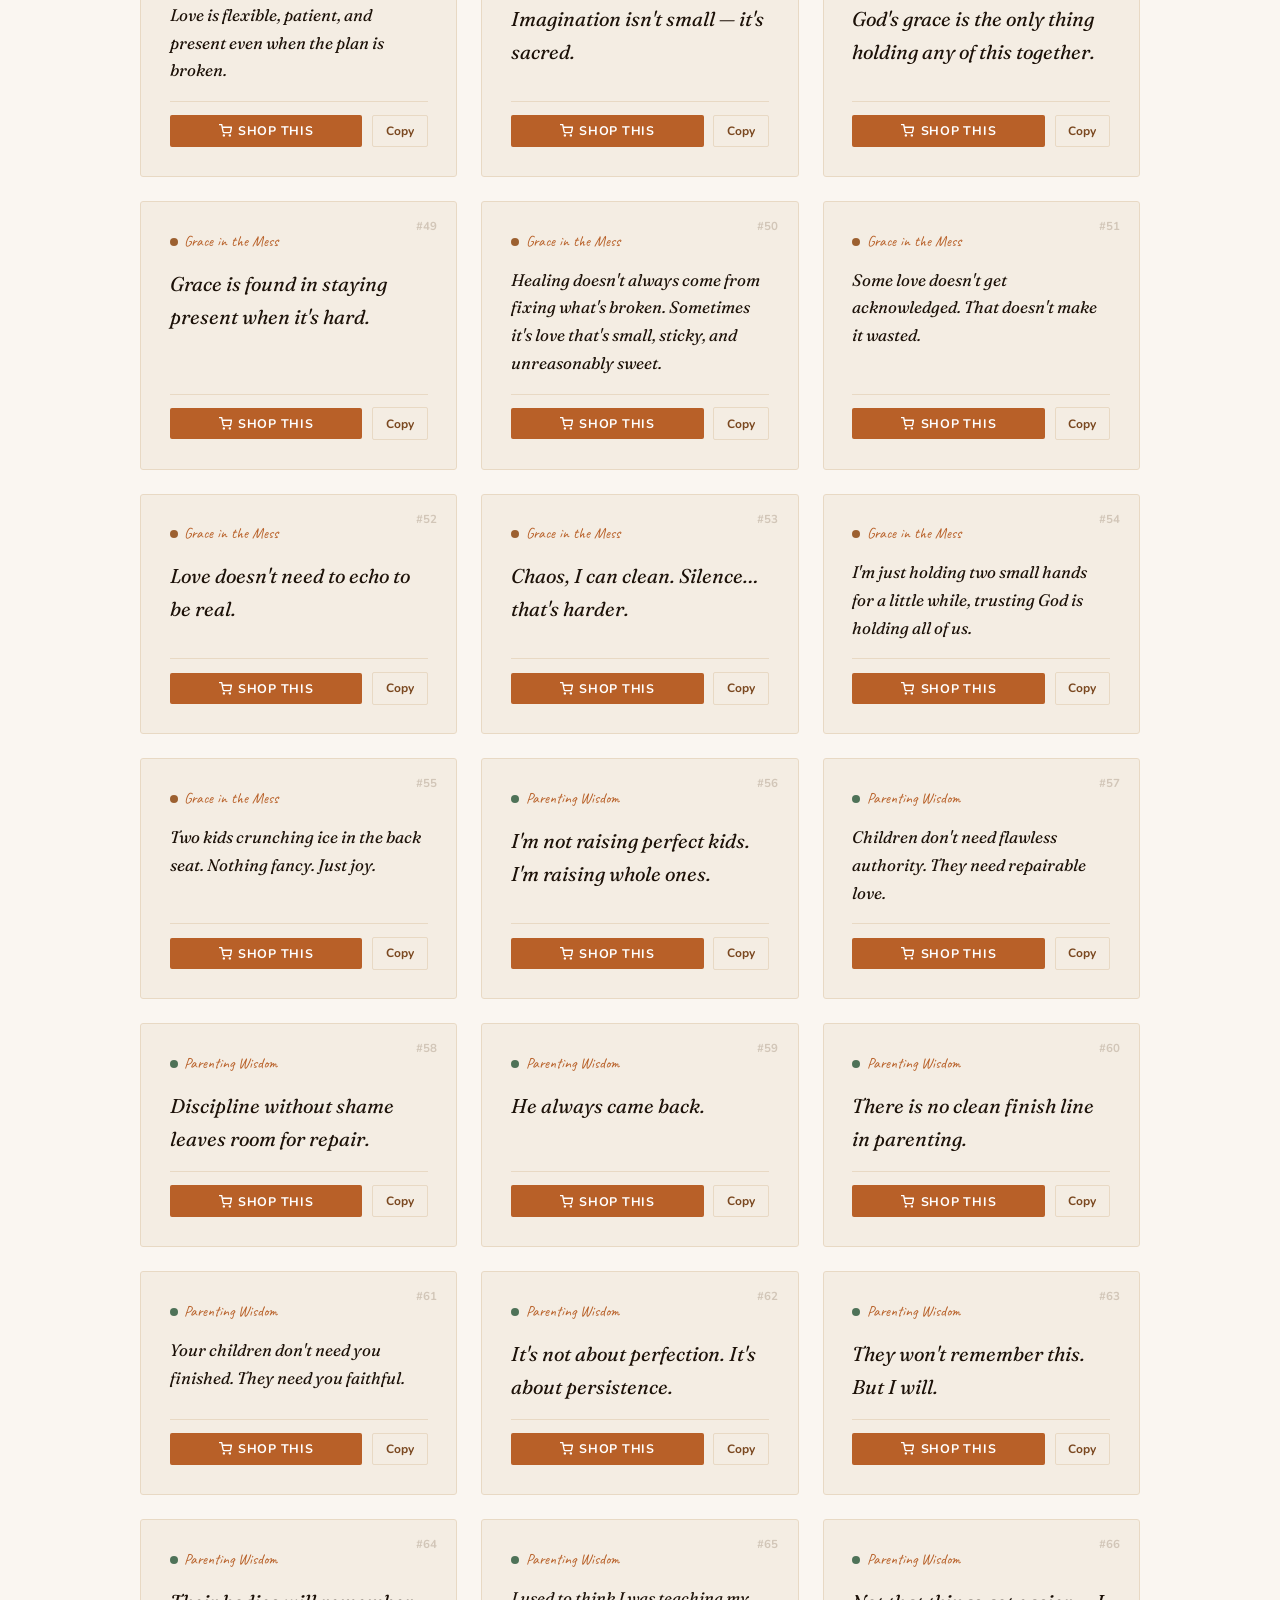
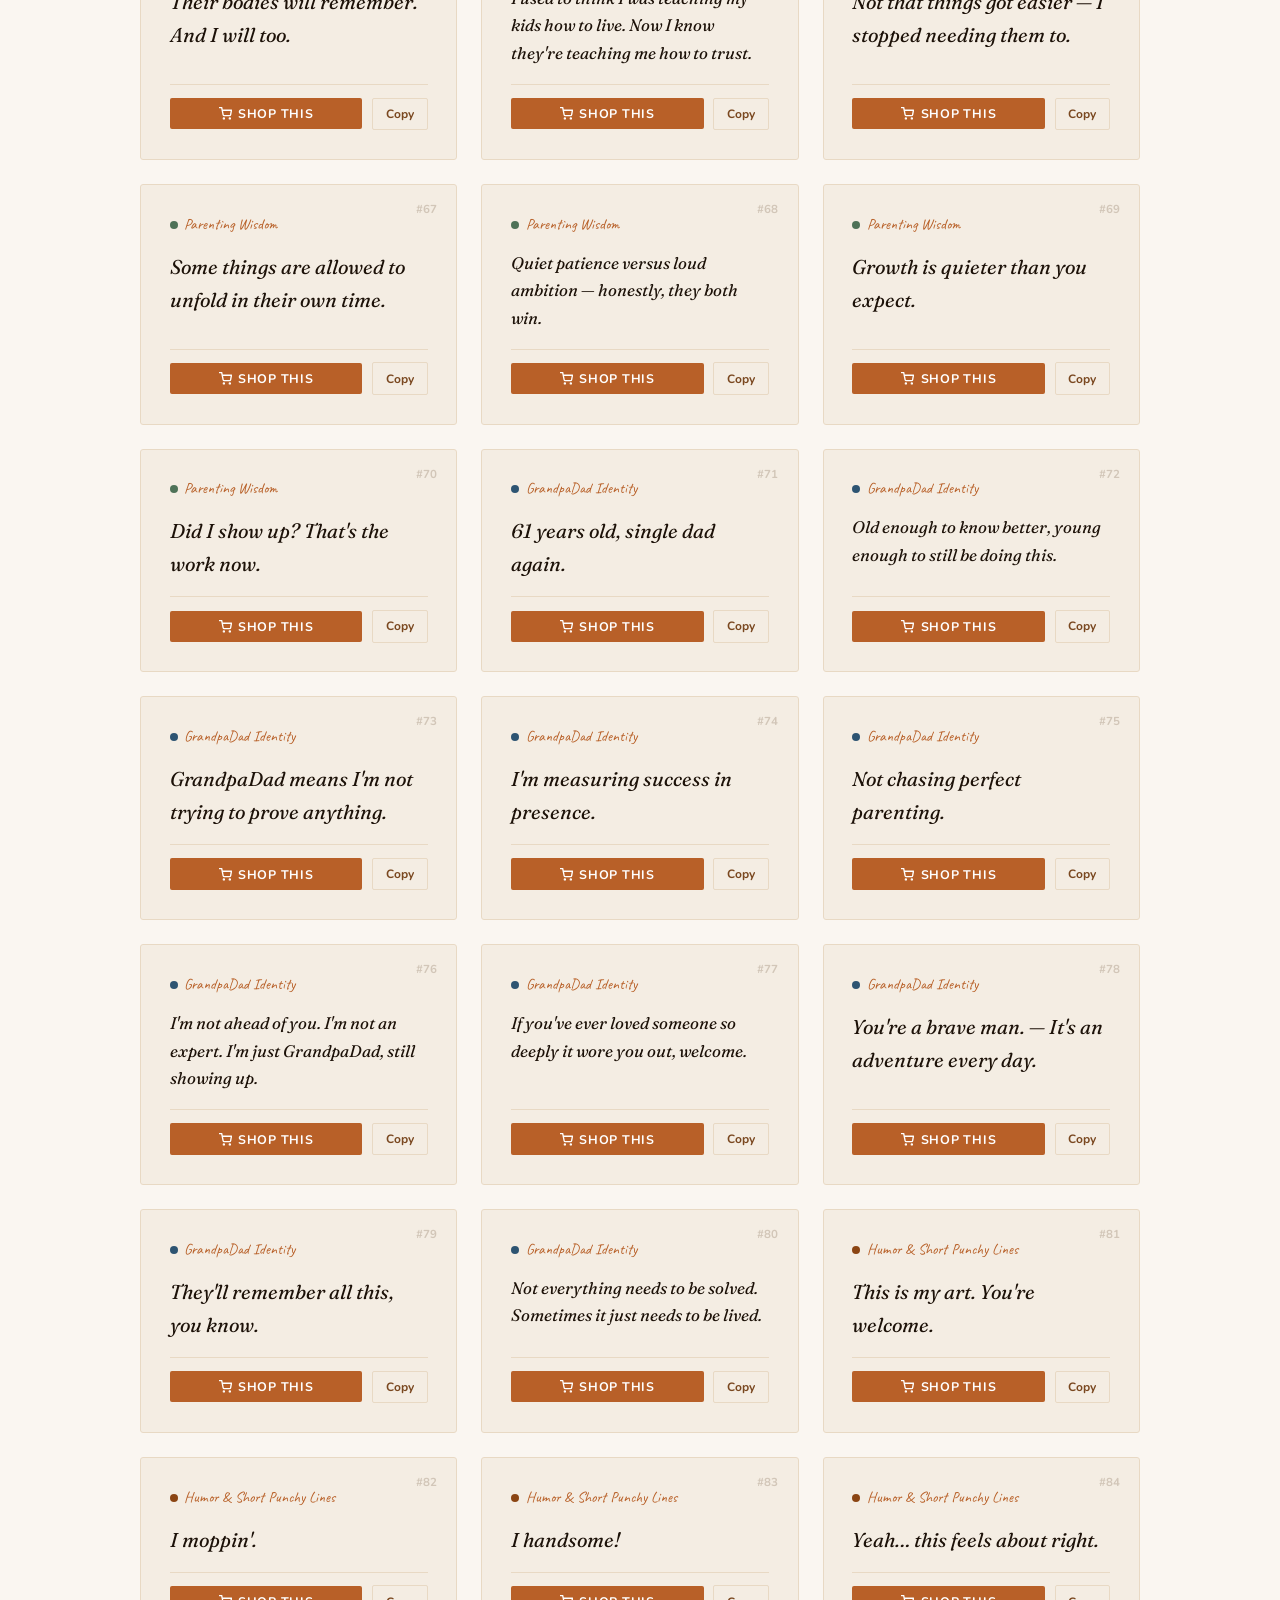
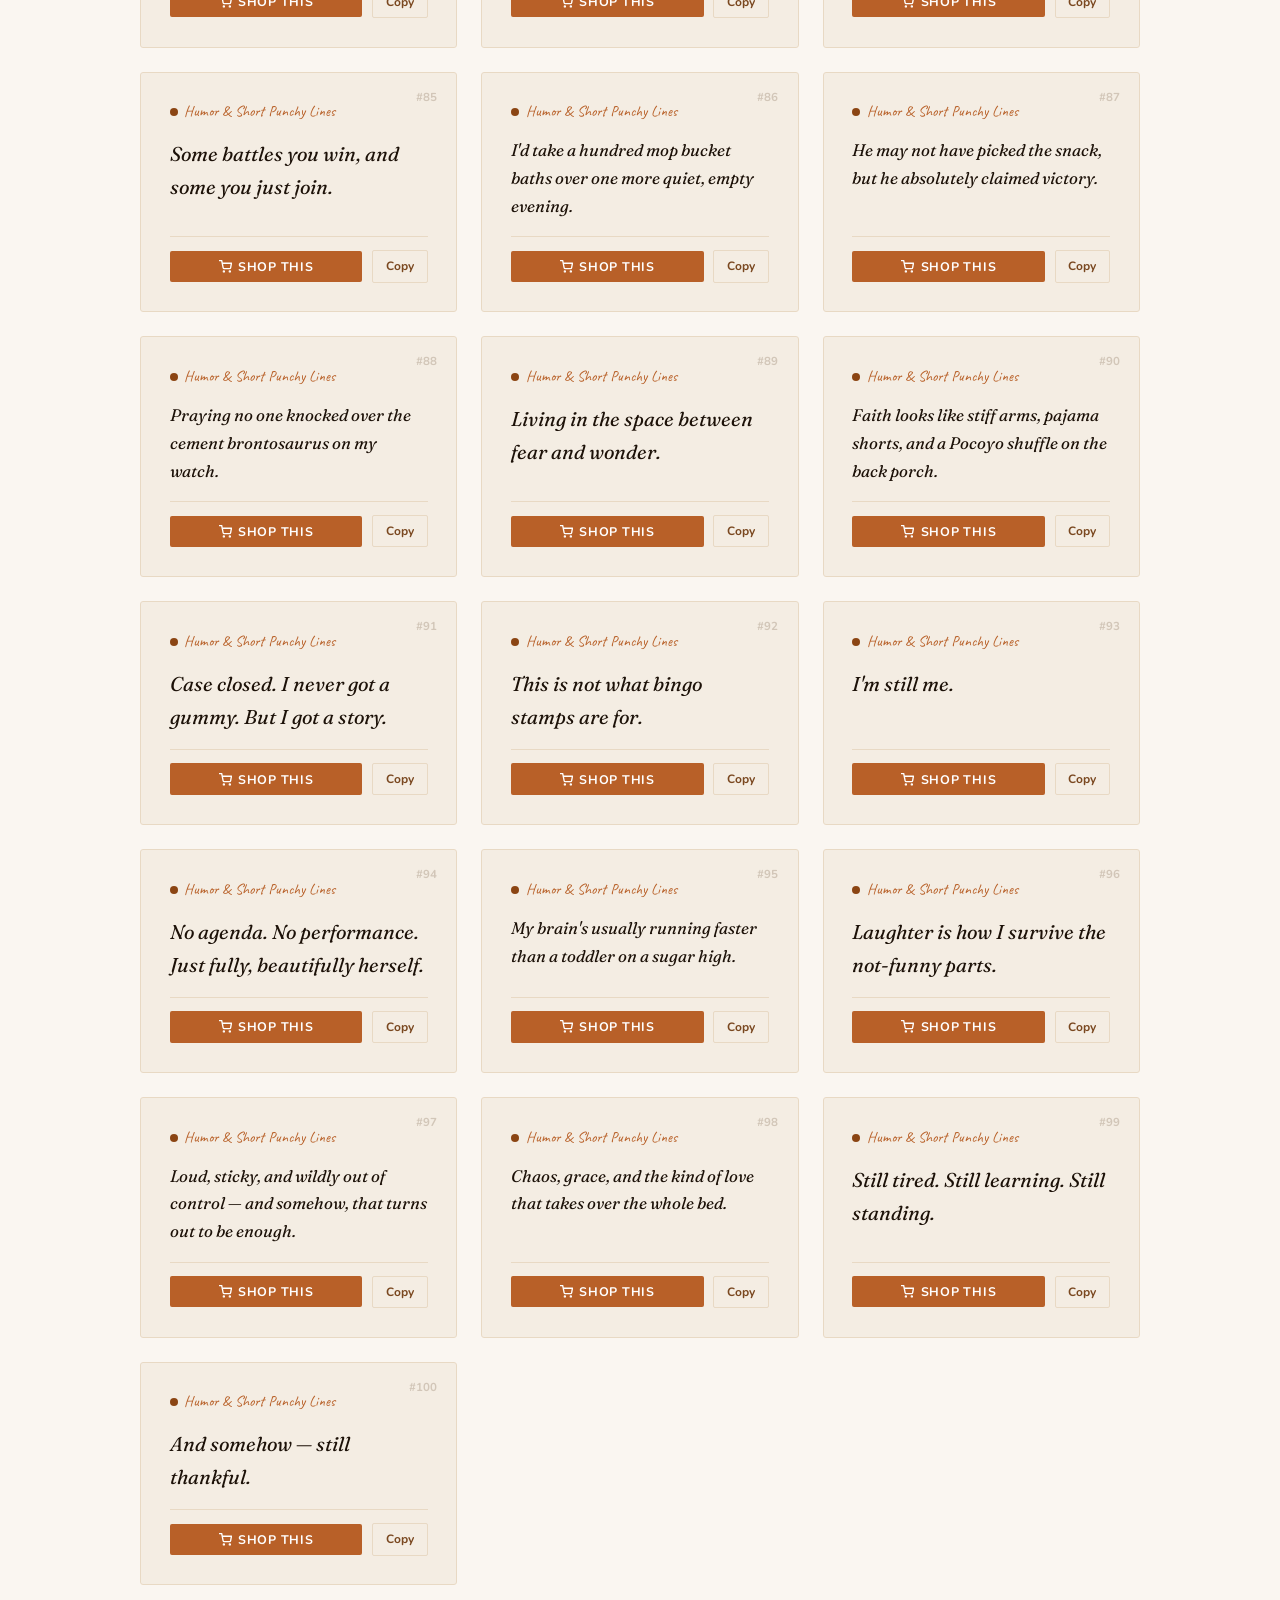
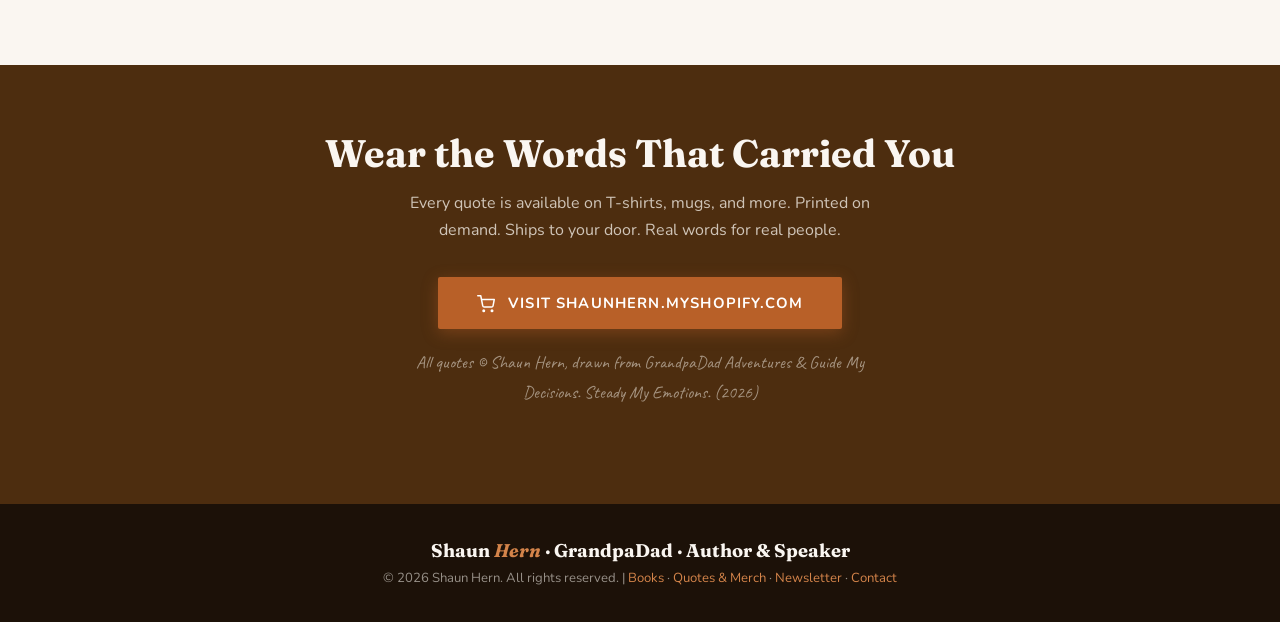
<file: quotes.html>
<!DOCTYPE html>
<html lang="en">
<head>
  <meta charset="UTF-8" />
  <meta name="viewport" content="width=device-width, initial-scale=1.0" />
  <title>Quotes & Merch — Shaun Hern GrandpaDad</title>
  <meta name="description" content="100 quotes from Shaun Hern's GrandpaDad books — on faith, parenting, grace, and showing up. Available on T-shirts and merchandise." />
  <link rel="stylesheet" href="/css/style.css" />
  <style>
    /* ── QUOTES PAGE SPECIFIC ── */
    .quotes-hero {
      background: linear-gradient(135deg, #3A1E08 0%, #5C3018 100%);
      padding: 8rem 0 5rem;
      text-align: center;
      position: relative;
      overflow: hidden;
    }
    .quotes-hero::before {
      content: '';
      position: absolute; inset: 0;
      background: repeating-linear-gradient(85deg,transparent,transparent 80px,rgba(255,255,255,0.015) 80px,rgba(255,255,255,0.015) 81px);
    }
    .quotes-hero img.hero-logo {
      max-width: 320px; width: 90%;
      margin: 0 auto 1.5rem;
      display: block;
      mix-blend-mode: screen;
      opacity: 0.95;
    }
    .quotes-hero h1 {
      font-family: 'Fraunces', serif;
      font-size: clamp(2rem, 4vw, 3rem);
      font-weight: 700; color: #FAF6F1;
      margin-bottom: 0.8rem;
    }
    .quotes-hero p {
      font-family: 'Nunito', sans-serif;
      font-size: 1.05rem; color: rgba(251,247,240,0.78);
      max-width: 560px; margin: 0 auto 2rem;
      line-height: 1.7;
    }
    .shopify-btn {
      display: inline-block;
      background: var(--gold);
      color: #fff;
      font-family: 'Nunito', sans-serif;
      font-size: 0.92rem; font-weight: 700;
      letter-spacing: 0.08em; text-transform: uppercase;
      padding: 1rem 2.4rem;
      text-decoration: none; border-radius: 2px;
      box-shadow: 0 4px 16px rgba(184,96,40,0.4);
      transition: background 0.2s, transform 0.15s;
    }
    .shopify-btn:hover { background: #4A2E14; transform: translateY(-2px); }
    .shopify-btn svg { vertical-align: middle; margin-right: 0.5rem; }

    /* ── FILTER BAR ── */
    .filter-bar {
      background: var(--paper2);
      border-bottom: 1px solid var(--parchment);
      padding: 1.2rem 0;
      position: sticky; top: 48px; z-index: 90;
    }
    .filter-inner {
      max-width: 1080px; margin: 0 auto; padding: 0 2.5rem;
      display: flex; align-items: center; gap: 0.7rem; flex-wrap: wrap;
    }
    .filter-label {
      font-family: 'Nunito', sans-serif;
      font-size: 0.75rem; font-weight: 700;
      letter-spacing: 0.08em; text-transform: uppercase;
      color: var(--brown2); margin-right: 0.3rem;
    }
    .filter-btn {
      padding: 0.38rem 1rem;
      background: var(--paper);
      border: 1.5px solid var(--parchment);
      border-radius: 20px;
      font-family: 'Nunito', sans-serif;
      font-size: 0.8rem; font-weight: 700;
      color: var(--brown2);
      cursor: pointer; transition: all 0.18s;
      white-space: nowrap;
    }
    .filter-btn:hover { border-color: var(--gold); color: var(--gold); }
    .filter-btn.active {
      background: var(--gold); border-color: var(--gold);
      color: #fff;
    }
    .search-wrap {
      margin-left: auto;
    }
    .search-wrap input {
      padding: 0.42rem 1rem;
      border: 1.5px solid var(--parchment);
      border-radius: 20px;
      background: var(--paper);
      font-family: 'Nunito', sans-serif; font-size: 0.85rem;
      color: var(--ink); outline: none;
      width: 200px; transition: border-color 0.2s;
    }
    .search-wrap input:focus { border-color: var(--gold); }
    .search-wrap input::placeholder { color: rgba(77,45,15,0.35); }

    /* ── QUOTES GRID ── */
    #quotes-section { background: var(--paper); padding: 3.5rem 0 5rem; }
    .quotes-count {
      font-family: 'Nunito', sans-serif; font-size: 0.85rem;
      color: var(--brown2); margin-bottom: 2rem;
      opacity: 0.7;
    }
    .quotes-grid {
      display: grid;
      grid-template-columns: repeat(auto-fill, minmax(300px, 1fr));
      gap: 1.5rem;
    }
    .quote-card {
      background: var(--paper2);
      border: 1px solid var(--parchment);
      border-radius: 3px;
      padding: 1.8rem;
      display: flex; flex-direction: column;
      gap: 1rem;
      position: relative;
      transition: box-shadow 0.22s, transform 0.18s, border-color 0.18s;
      cursor: default;
    }
    .quote-card:hover {
      box-shadow: 0 8px 30px var(--shadow2);
      transform: translateY(-2px);
      border-color: rgba(184,96,40,0.25);
    }
    .quote-card.hidden { display: none; }
    .quote-cat {
      font-family: 'Caveat', cursive;
      font-size: 0.95rem; color: var(--gold);
      display: flex; align-items: center; gap: 0.4rem;
    }
    .quote-num {
      position: absolute; top: 1rem; right: 1.2rem;
      font-family: 'Nunito', sans-serif;
      font-size: 0.72rem; font-weight: 700;
      color: rgba(77,45,15,0.2);
    }
    .quote-text {
      font-family: 'Fraunces', serif;
      font-size: 1.05rem; font-style: italic;
      line-height: 1.65; color: var(--ink);
      flex: 1;
    }
    .quote-text.short { font-size: 1.25rem; }
    .quote-actions {
      display: flex; gap: 0.6rem; align-items: center;
      padding-top: 0.8rem;
      border-top: 1px solid var(--parchment);
    }
    .quote-shop-btn {
      display: inline-flex; align-items: center; gap: 0.4rem;
      padding: 0.45rem 1rem;
      background: var(--gold);
      color: #fff;
      font-family: 'Nunito', sans-serif;
      font-size: 0.78rem; font-weight: 700;
      letter-spacing: 0.06em; text-transform: uppercase;
      text-decoration: none; border-radius: 2px;
      transition: background 0.18s;
      flex: 1; justify-content: center;
    }
    .quote-shop-btn:hover { background: var(--brown); }
    .quote-copy-btn {
      padding: 0.45rem 0.8rem;
      background: transparent;
      border: 1.5px solid var(--parchment);
      border-radius: 2px;
      font-family: 'Nunito', sans-serif;
      font-size: 0.75rem; font-weight: 700;
      color: var(--brown2); cursor: pointer;
      transition: all 0.18s; white-space: nowrap;
    }
    .quote-copy-btn:hover { border-color: var(--gold); color: var(--gold); }
    .quote-copy-btn.copied { border-color: var(--sage); color: var(--sage); }

    /* ── CATEGORY COLOR DOTS ── */
    .cat-dot {
      display: inline-block; width: 8px; height: 8px;
      border-radius: 50%; flex-shrink: 0; margin-top: 2px;
    }
    .dot-signature { background: var(--gold); }
    .dot-faith     { background: #5C6E3A; }
    .dot-resilience{ background: #7A3200; }
    .dot-grace     { background: #9C6030; }
    .dot-parenting { background: #4E7258; }
    .dot-identity  { background: #2D5472; }
    .dot-humor     { background: #8B4513; }

    /* ── EMPTY STATE ── */
    .no-results {
      text-align: center; padding: 4rem 2rem;
      font-family: 'Fraunces', serif; font-style: italic;
      color: var(--brown2); font-size: 1.1rem;
      grid-column: 1/-1;
    }

    /* ── SHOPIFY CTA BAND ── */
    .shopify-band {
      background: var(--brown);
      padding: 4rem 0; text-align: center;
    }
    .shopify-band h2 {
      font-family: 'Fraunces', serif;
      font-size: clamp(1.6rem, 3vw, 2.4rem);
      color: #FAF6F1; margin-bottom: 0.8rem;
    }
    .shopify-band p {
      font-family: 'Nunito', sans-serif;
      font-size: 1rem; color: rgba(251,247,240,0.75);
      max-width: 500px; margin: 0 auto 2rem;
      line-height: 1.7;
    }
    .shopify-band .sub-note {
      margin-top: 1.2rem;
      font-family: 'Caveat', cursive;
      font-size: 1.1rem; color: rgba(251,247,240,0.5);
    }

    @media (max-width: 640px) {
      .quotes-grid { grid-template-columns: 1fr; }
      .filter-inner { gap: 0.5rem; }
      .search-wrap { width: 100%; margin-left: 0; }
      .search-wrap input { width: 100%; }
    }
  </style>
</head>
<body>
  <nav>
    <a class="nav-brand" href="/">Shaun <span>Hern</span></a>
    <ul>
      <li><a href="/">Home</a></li>
      <li><a href="/about.html">About</a></li>
      <li><a href="/books.html">Books</a></li>
      <li><a href="/speaking.html">Speaking</a></li>
      <li><a href="/community.html">Community</a></li>
      <li><a href="/quotes.html" class="active">Quotes & Merch</a></li>
      <li><a href="/signup.html">Newsletter</a></li>
      <li><a href="/contact.html">Contact</a></li>
    </ul>
  </nav>

  <!-- HERO -->
  <div class="quotes-hero">
    <img src="/images/logo-transparent.png" alt="Shaun Hern GrandpaDad" class="hero-logo" />
    <h1>100 Quotes. One Honest Life.</h1>
    <p>Every line pulled directly from <em>GrandpaDad Adventures</em> and <em>Guide My Decisions. Steady My Emotions.</em> — real words from real moments. Now on T-shirts, because some things deserve to be worn.</p>
    <a href="https://shaunhern.myshopify.com" target="_blank" rel="noopener" class="shopify-btn">
      <svg width="18" height="18" viewBox="0 0 24 24" fill="none" stroke="currentColor" stroke-width="2" stroke-linecap="round" stroke-linejoin="round"><circle cx="9" cy="21" r="1"/><circle cx="20" cy="21" r="1"/><path d="M1 1h4l2.68 13.39a2 2 0 0 0 2 1.61h9.72a2 2 0 0 0 2-1.61L23 6H6"/></svg>
      Shop the GrandpaDad Store
    </a>
  </div>

  <!-- FILTER BAR -->
  <div class="filter-bar">
    <div class="filter-inner">
      <span class="filter-label">Filter:</span>
      <button class="filter-btn active" data-cat="all">All 100</button>
      <button class="filter-btn" data-cat="signature">Core</button>
      <button class="filter-btn" data-cat="faith">Faith</button>
      <button class="filter-btn" data-cat="resilience">Resilience</button>
      <button class="filter-btn" data-cat="grace">Grace</button>
      <button class="filter-btn" data-cat="parenting">Parenting</button>
      <button class="filter-btn" data-cat="identity">Identity</button>
      <button class="filter-btn" data-cat="humor">Humor</button>
      <div class="search-wrap">
        <input type="text" id="quote-search" placeholder="Search quotes…" />
      </div>
    </div>
  </div>

  <!-- QUOTES GRID -->
  <section id="quotes-section">
    <div class="container">
      <p class="quotes-count" id="quotes-count">Showing all 100 quotes</p>
      <div class="quotes-grid" id="quotes-grid">
        <!-- Populated by JS -->
      </div>
    </div>
  </section>

  <!-- SHOPIFY CTA -->
  <div class="shopify-band">
    <div class="container">
      <h2>Wear the Words That Carried You</h2>
      <p>Every quote is available on T-shirts, mugs, and more. Printed on demand. Ships to your door. Real words for real people.</p>
      <a href="https://shaunhern.myshopify.com" target="_blank" rel="noopener" class="shopify-btn">
        <svg width="18" height="18" viewBox="0 0 24 24" fill="none" stroke="currentColor" stroke-width="2" stroke-linecap="round" stroke-linejoin="round"><circle cx="9" cy="21" r="1"/><circle cx="20" cy="21" r="1"/><path d="M1 1h4l2.68 13.39a2 2 0 0 0 2 1.61h9.72a2 2 0 0 0 2-1.61L23 6H6"/></svg>
        Visit shaunhern.myshopify.com
      </a>
      <p class="sub-note">All quotes © Shaun Hern, drawn from GrandpaDad Adventures &amp; Guide My Decisions. Steady My Emotions. (2026)</p>
    </div>
  </div>

  <footer>
    <p class="footer-brand">Shaun <span>Hern</span> · GrandpaDad · Author &amp; Speaker</p>
    <p>© 2026 Shaun Hern. All rights reserved. |
      <a href="/books.html">Books</a> ·
      <a href="/quotes.html">Quotes &amp; Merch</a> ·
      <a href="/signup.html">Newsletter</a> ·
      <a href="/contact.html">Contact</a>
    </p>
  </footer>

  <script src="/js/main.js"></script>
  <script>
  const QUOTES = [
    ["Guide my decisions. Steady my emotions.","Core","signature"],
    ["GrandpaDad — old enough to know better, young enough to still be doing this.","Core","signature"],
    ["Still walking. Still praying. Still learning.","Core","signature"],
    ["Still standing. Still thankful.","Core","signature"],
    ["The mess means I'm living.","Core","signature"],
    ["Sticky. Wild. Loved.","Core","signature"],
    ["This is not a parenting manual.","Core","signature"],
    ["Repair is holier than perfection.","Core","signature"],
    ["Chaos isn't a problem to be solved. It's a condition.","Core","signature"],
    ["Maybe doing it right isn't the point. Maybe being there is.","Core","signature"],
    ["Steady doesn't mean emotionless. It means anchored.","Faith & Steadiness","faith"],
    ["Faith is caught more than taught.","Faith & Steadiness","faith"],
    ["Kids learn God by watching stress, not sermons.","Faith & Steadiness","faith"],
    ["God keeps better records than we do.","Faith & Steadiness","faith"],
    ["Guidance didn't shout. It whispered wait.","Faith & Steadiness","faith"],
    ["Dependence is not a phase. It is the shape of faith.","Faith & Steadiness","faith"],
    ["Faithfulness is return extended over time.","Faith & Steadiness","faith"],
    ["Steady enough does not mean perfect. It means anchored.","Faith & Steadiness","faith"],
    ["Grace doesn't remove the mess. It meets you in it.","Faith & Steadiness","faith"],
    ["Grace was never waiting at the end of the mess. It was moving through it all along.","Faith & Steadiness","faith"],
    ["Not a lighter load — just enough steadiness to carry it.","Faith & Steadiness","faith"],
    ["This isn't just survival. It's formation.","Faith & Steadiness","faith"],
    ["You are not behind. You are walking.","Faith & Steadiness","faith"],
    ["Some burdens sit quietly at the edge of your bed at 2:17 a.m.","Faith & Steadiness","faith"],
    ["Control says it depends on you. Stewardship says it was never yours to begin with.","Faith & Steadiness","faith"],
    ["Still standing — not because I'm unbreakable, because I'm still here.","Resilience & Grit","resilience"],
    ["This wasn't a chore. This was tactical survival.","Resilience & Grit","resilience"],
    ["Strength sometimes looks like staying on the floor a moment longer than you planned.","Resilience & Grit","resilience"],
    ["Fatigue strips away performance.","Resilience & Grit","resilience"],
    ["Love doesn't end when energy does.","Resilience & Grit","resilience"],
    ["Something steadier has to take over when willpower runs out.","Resilience & Grit","resilience"],
    ["Still here. Still responsible. Still in it.","Resilience & Grit","resilience"],
    ["It was still the valley. It just wasn't empty ground. And neither was I.","Resilience & Grit","resilience"],
    ["You are not disqualified by struggle. You are being formed inside it.","Resilience & Grit","resilience"],
    ["The weight doesn't mean you're abandoned. It may mean you're entrusted.","Resilience & Grit","resilience"],
    ["Strength is staying when leaving would be easier.","Resilience & Grit","resilience"],
    ["There's no perfect moment to begin again.","Resilience & Grit","resilience"],
    ["Stop bracing for the right time. Just begin again — one ordinary morning at a time.","Resilience & Grit","resilience"],
    ["The past explains you. It doesn't excuse you.","Resilience & Grit","resilience"],
    ["Not everything needs to be fixed. Some things just need to be witnessed.","Resilience & Grit","resilience"],
    ["Peace, in this house, always comes wrapped in melted chocolate.","Grace in the Mess","grace"],
    ["Grace shows up most clearly when the order falls apart.","Grace in the Mess","grace"],
    ["What used to feel small is actually sacred.","Grace in the Mess","grace"],
    ["The small things are where love is proven.","Grace in the Mess","grace"],
    ["The interruptions were the ministry.","Grace in the Mess","grace"],
    ["Love is flexible, patient, and present even when the plan is broken.","Grace in the Mess","grace"],
    ["Imagination isn't small — it's sacred.","Grace in the Mess","grace"],
    ["God's grace is the only thing holding any of this together.","Grace in the Mess","grace"],
    ["Grace is found in staying present when it's hard.","Grace in the Mess","grace"],
    ["Healing doesn't always come from fixing what's broken. Sometimes it's love that's small, sticky, and unreasonably sweet.","Grace in the Mess","grace"],
    ["Some love doesn't get acknowledged. That doesn't make it wasted.","Grace in the Mess","grace"],
    ["Love doesn't need to echo to be real.","Grace in the Mess","grace"],
    ["Chaos, I can clean. Silence… that's harder.","Grace in the Mess","grace"],
    ["I'm just holding two small hands for a little while, trusting God is holding all of us.","Grace in the Mess","grace"],
    ["Two kids crunching ice in the back seat. Nothing fancy. Just joy.","Grace in the Mess","grace"],
    ["I'm not raising perfect kids. I'm raising whole ones.","Parenting Wisdom","parenting"],
    ["Children don't need flawless authority. They need repairable love.","Parenting Wisdom","parenting"],
    ["Discipline without shame leaves room for repair.","Parenting Wisdom","parenting"],
    ["He always came back.","Parenting Wisdom","parenting"],
    ["There is no clean finish line in parenting.","Parenting Wisdom","parenting"],
    ["Your children don't need you finished. They need you faithful.","Parenting Wisdom","parenting"],
    ["It's not about perfection. It's about persistence.","Parenting Wisdom","parenting"],
    ["They won't remember this. But I will.","Parenting Wisdom","parenting"],
    ["Their bodies will remember. And I will too.","Parenting Wisdom","parenting"],
    ["I used to think I was teaching my kids how to live. Now I know they're teaching me how to trust.","Parenting Wisdom","parenting"],
    ["Not that things got easier — I stopped needing them to.","Parenting Wisdom","parenting"],
    ["Some things are allowed to unfold in their own time.","Parenting Wisdom","parenting"],
    ["Quiet patience versus loud ambition — honestly, they both win.","Parenting Wisdom","parenting"],
    ["Growth is quieter than you expect.","Parenting Wisdom","parenting"],
    ["Did I show up? That's the work now.","Parenting Wisdom","parenting"],
    ["61 years old, single dad again.","GrandpaDad Identity","identity"],
    ["Old enough to know better, young enough to still be doing this.","GrandpaDad Identity","identity"],
    ["GrandpaDad means I'm not trying to prove anything.","GrandpaDad Identity","identity"],
    ["I'm measuring success in presence.","GrandpaDad Identity","identity"],
    ["Not chasing perfect parenting.","GrandpaDad Identity","identity"],
    ["I'm not ahead of you. I'm not an expert. I'm just GrandpaDad, still showing up.","GrandpaDad Identity","identity"],
    ["If you've ever loved someone so deeply it wore you out, welcome.","GrandpaDad Identity","identity"],
    ["You're a brave man. — It's an adventure every day.","GrandpaDad Identity","identity"],
    ["They'll remember all this, you know.","GrandpaDad Identity","identity"],
    ["Not everything needs to be solved. Sometimes it just needs to be lived.","GrandpaDad Identity","identity"],
    ["This is my art. You're welcome.","Humor & Short Punchy Lines","humor"],
    ["I moppin'.","Humor & Short Punchy Lines","humor"],
    ["I handsome!","Humor & Short Punchy Lines","humor"],
    ["Yeah… this feels about right.","Humor & Short Punchy Lines","humor"],
    ["Some battles you win, and some you just join.","Humor & Short Punchy Lines","humor"],
    ["I'd take a hundred mop bucket baths over one more quiet, empty evening.","Humor & Short Punchy Lines","humor"],
    ["He may not have picked the snack, but he absolutely claimed victory.","Humor & Short Punchy Lines","humor"],
    ["Praying no one knocked over the cement brontosaurus on my watch.","Humor & Short Punchy Lines","humor"],
    ["Living in the space between fear and wonder.","Humor & Short Punchy Lines","humor"],
    ["Faith looks like stiff arms, pajama shorts, and a Pocoyo shuffle on the back porch.","Humor & Short Punchy Lines","humor"],
    ["Case closed. I never got a gummy. But I got a story.","Humor & Short Punchy Lines","humor"],
    ["This is not what bingo stamps are for.","Humor & Short Punchy Lines","humor"],
    ["I'm still me.","Humor & Short Punchy Lines","humor"],
    ["No agenda. No performance. Just fully, beautifully herself.","Humor & Short Punchy Lines","humor"],
    ["My brain's usually running faster than a toddler on a sugar high.","Humor & Short Punchy Lines","humor"],
    ["Laughter is how I survive the not-funny parts.","Humor & Short Punchy Lines","humor"],
    ["Loud, sticky, and wildly out of control — and somehow, that turns out to be enough.","Humor & Short Punchy Lines","humor"],
    ["Chaos, grace, and the kind of love that takes over the whole bed.","Humor & Short Punchy Lines","humor"],
    ["Still tired. Still learning. Still standing.","Humor & Short Punchy Lines","humor"],
    ["And somehow — still thankful.","Humor & Short Punchy Lines","humor"]
  ];

  const SHOPIFY = 'https://shaunhern.myshopify.com';
  const DOT_COLORS = {
    signature:'#B86028', faith:'#5C6E3A', resilience:'#7A3200',
    grace:'#9C6030', parenting:'#4E7258', identity:'#2D5472', humor:'#8B4513'
  };

  let activeFilter = 'all';
  let searchTerm = '';

  function buildGrid() {
    const grid = document.getElementById('quotes-grid');
    const countEl = document.getElementById('quotes-count');
    grid.innerHTML = '';

    const filtered = QUOTES.filter((q, i) => {
      const catMatch = activeFilter === 'all' || q[2] === activeFilter;
      const searchMatch = !searchTerm || q[0].toLowerCase().includes(searchTerm);
      return catMatch && searchMatch;
    });

    countEl.textContent = filtered.length === 100
      ? 'Showing all 100 quotes'
      : `Showing ${filtered.length} of 100 quotes`;

    if (filtered.length === 0) {
      grid.innerHTML = '<div class="no-results">No quotes match that search — try a different word.</div>';
      return;
    }

    filtered.forEach((q, i) => {
      const [text, cat, slug] = q;
      const isShort = text.length < 60;
      const encoded = encodeURIComponent(text + ' — Shaun Hern, GrandpaDad');
      const shopUrl = `${SHOPIFY}/search?q=${encodeURIComponent(text.substring(0, 40))}`;
      const num = QUOTES.indexOf(q) + 1;

      const card = document.createElement('div');
      card.className = 'quote-card fade-up';
      card.dataset.cat = slug;
      card.innerHTML = `
        <span class="quote-num">#${num}</span>
        <div class="quote-cat">
          <span class="cat-dot dot-${slug}"></span>
          ${cat}
        </div>
        <p class="quote-text${isShort ? ' short' : ''}">${text.replace(/'/g,"'").replace(/—/g,"—")}</p>
        <div class="quote-actions">
          <a href="${shopUrl}" target="_blank" rel="noopener" class="quote-shop-btn">
            <svg width="13" height="13" viewBox="0 0 24 24" fill="none" stroke="currentColor" stroke-width="2.5" stroke-linecap="round" stroke-linejoin="round"><circle cx="9" cy="21" r="1"/><circle cx="20" cy="21" r="1"/><path d="M1 1h4l2.68 13.39a2 2 0 0 0 2 1.61h9.72a2 2 0 0 0 2-1.61L23 6H6"/></svg>
            Shop This
          </a>
          <button class="quote-copy-btn" onclick="copyQuote(this, '${text.replace(/'/g,"\\'").replace(/"/g,"&quot;")}')">Copy</button>
        </div>`;
      grid.appendChild(card);
    });

    // Re-trigger fade animations
    document.querySelectorAll('.quote-card.fade-up').forEach(el => {
      observer.observe(el);
    });
  }

  function copyQuote(btn, text) {
    navigator.clipboard.writeText(`"${text}" — Shaun Hern, GrandpaDad`).then(() => {
      btn.textContent = '✓ Copied';
      btn.classList.add('copied');
      setTimeout(() => { btn.textContent = 'Copy'; btn.classList.remove('copied'); }, 2000);
    });
  }

  // Filter buttons
  document.querySelectorAll('.filter-btn').forEach(btn => {
    btn.addEventListener('click', () => {
      document.querySelectorAll('.filter-btn').forEach(b => b.classList.remove('active'));
      btn.classList.add('active');
      activeFilter = btn.dataset.cat;
      buildGrid();
    });
  });

  // Search
  let searchTimer;
  document.getElementById('quote-search').addEventListener('input', e => {
    clearTimeout(searchTimer);
    searchTimer = setTimeout(() => {
      searchTerm = e.target.value.toLowerCase().trim();
      buildGrid();
    }, 200);
  });

  buildGrid();
  </script>
</body>
</html>
</file>
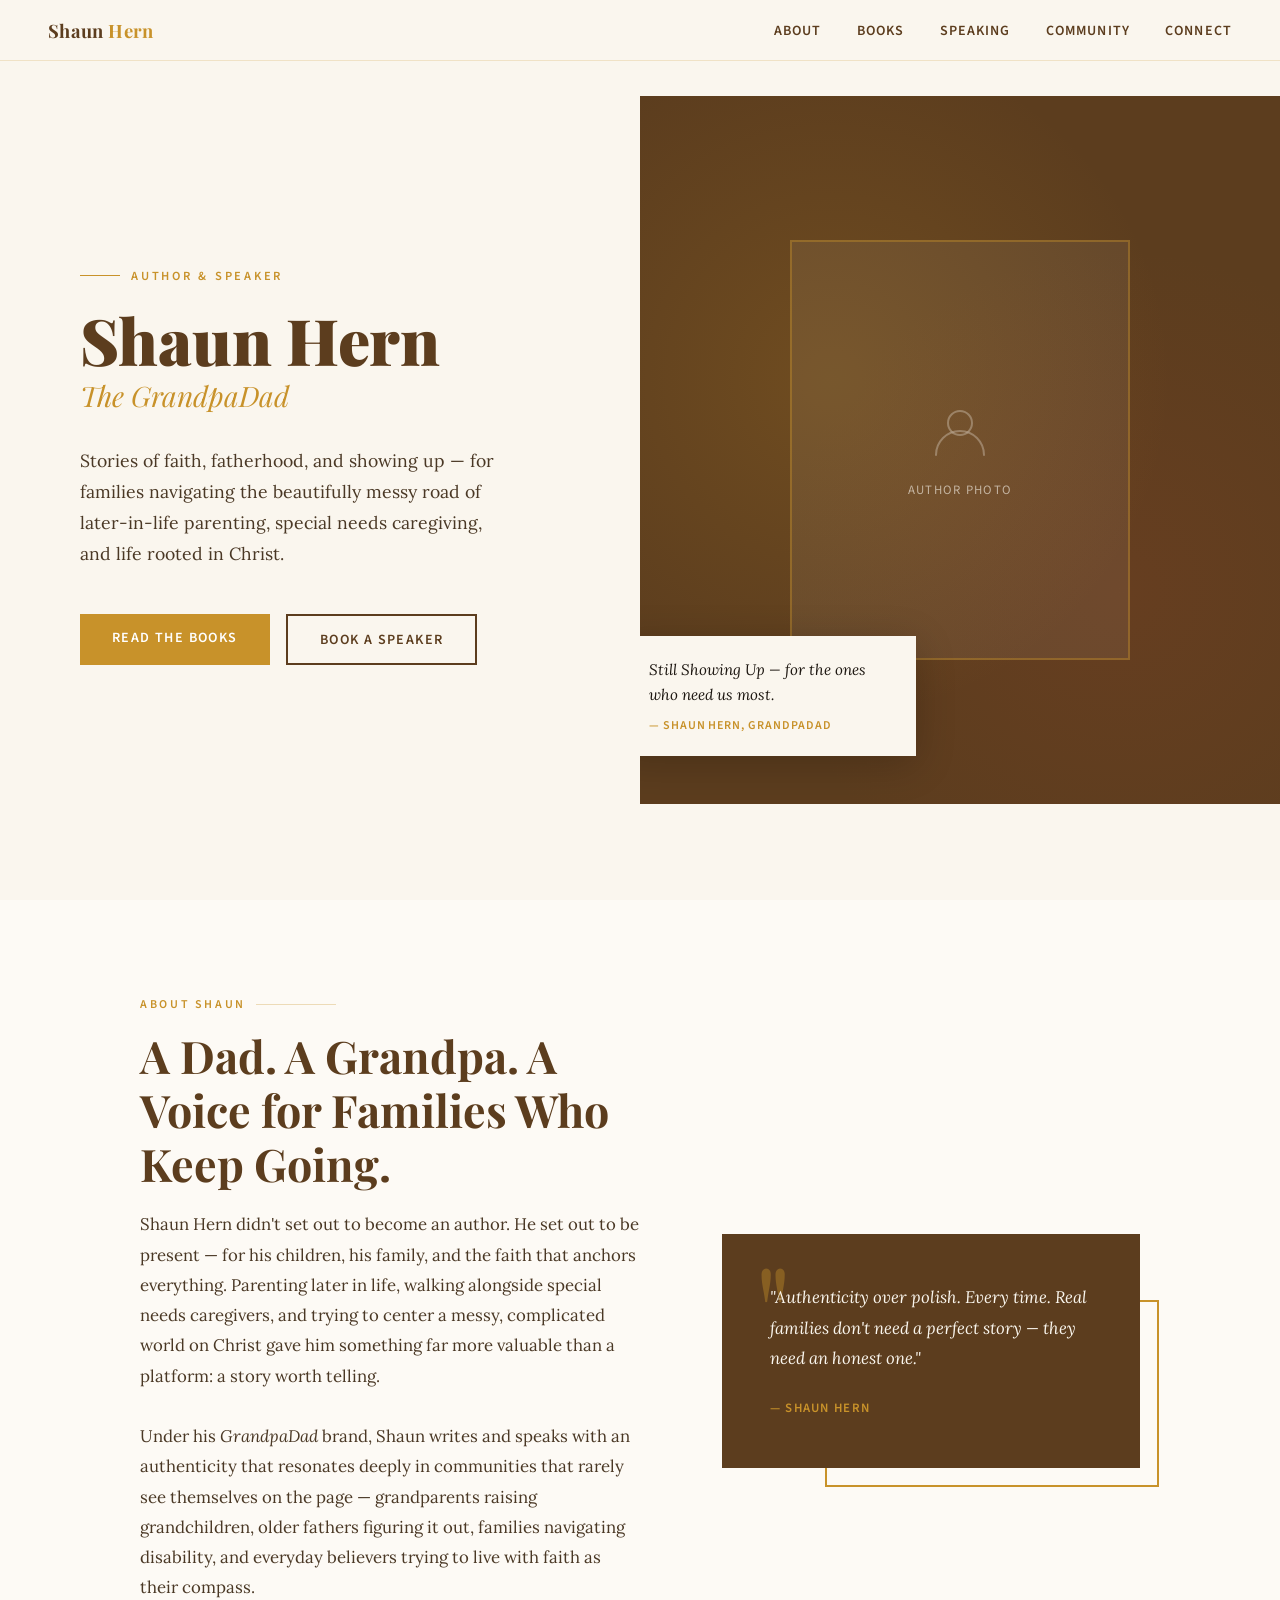
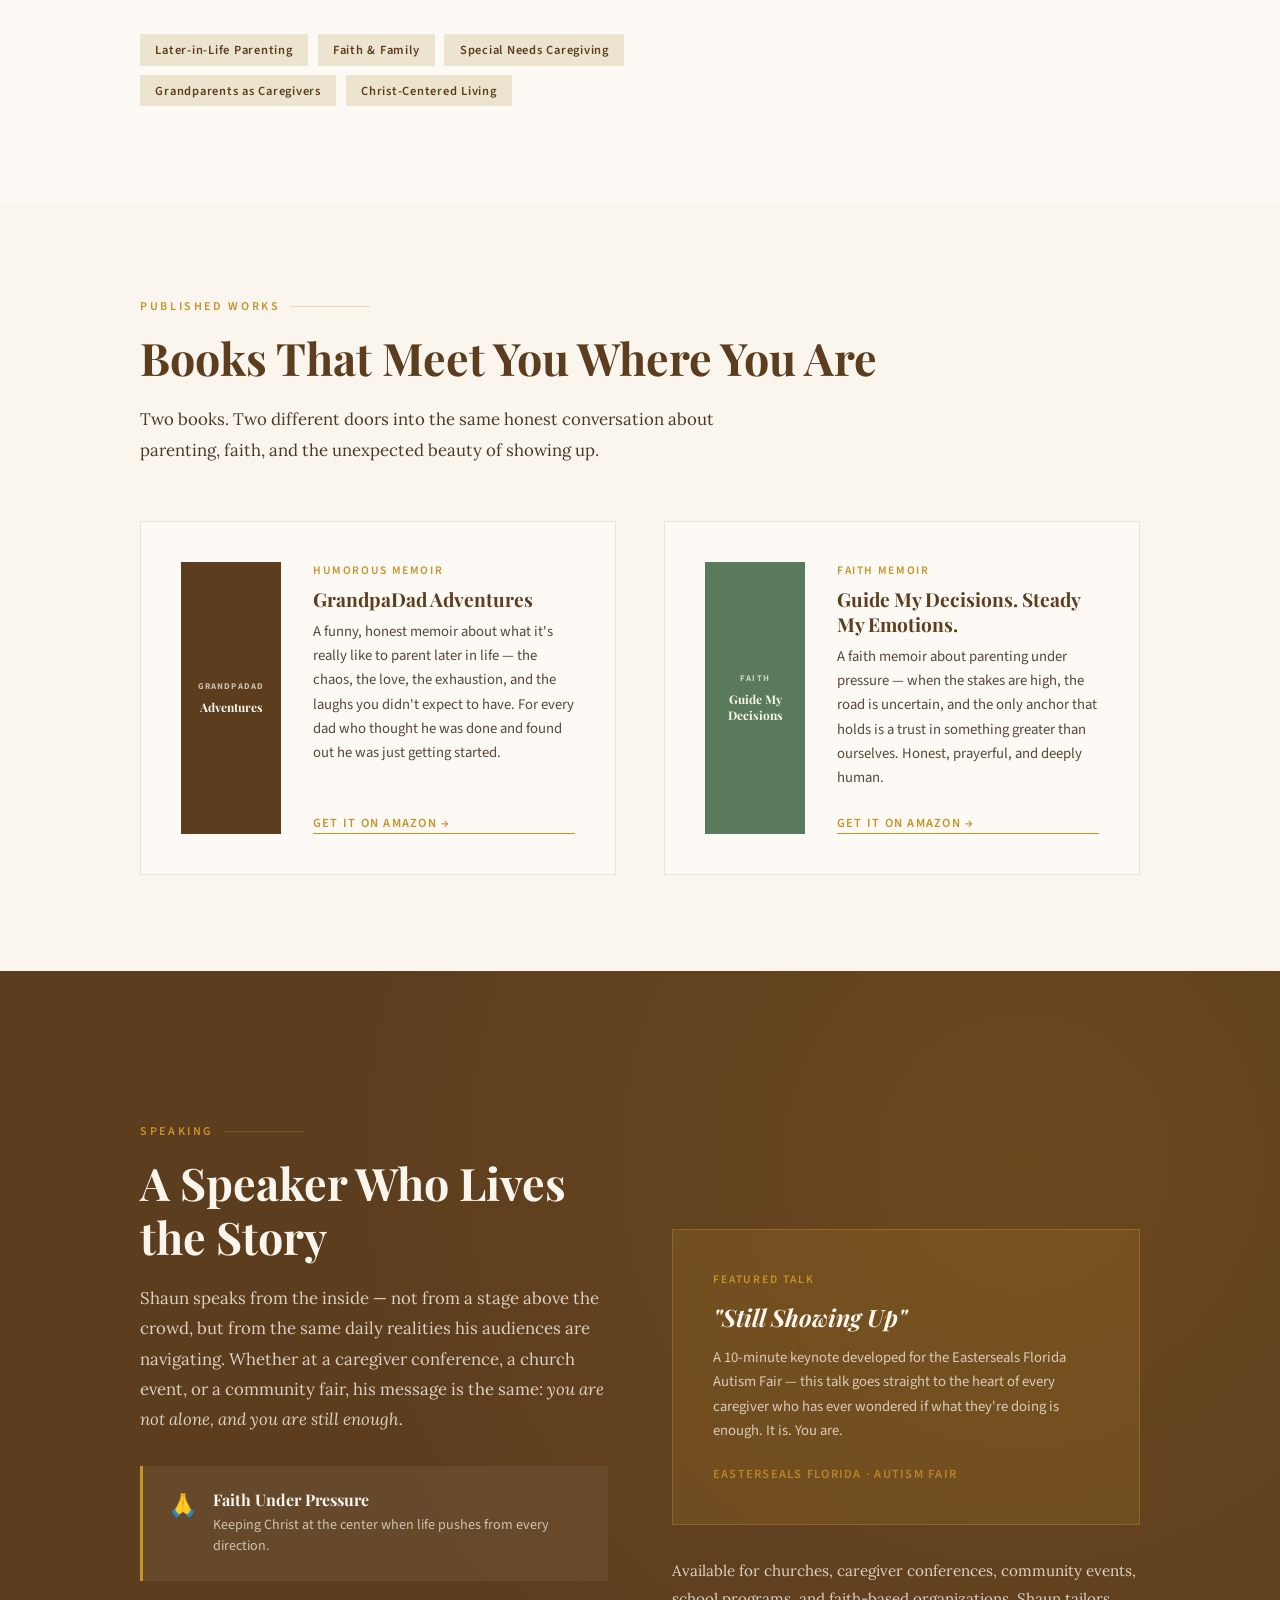
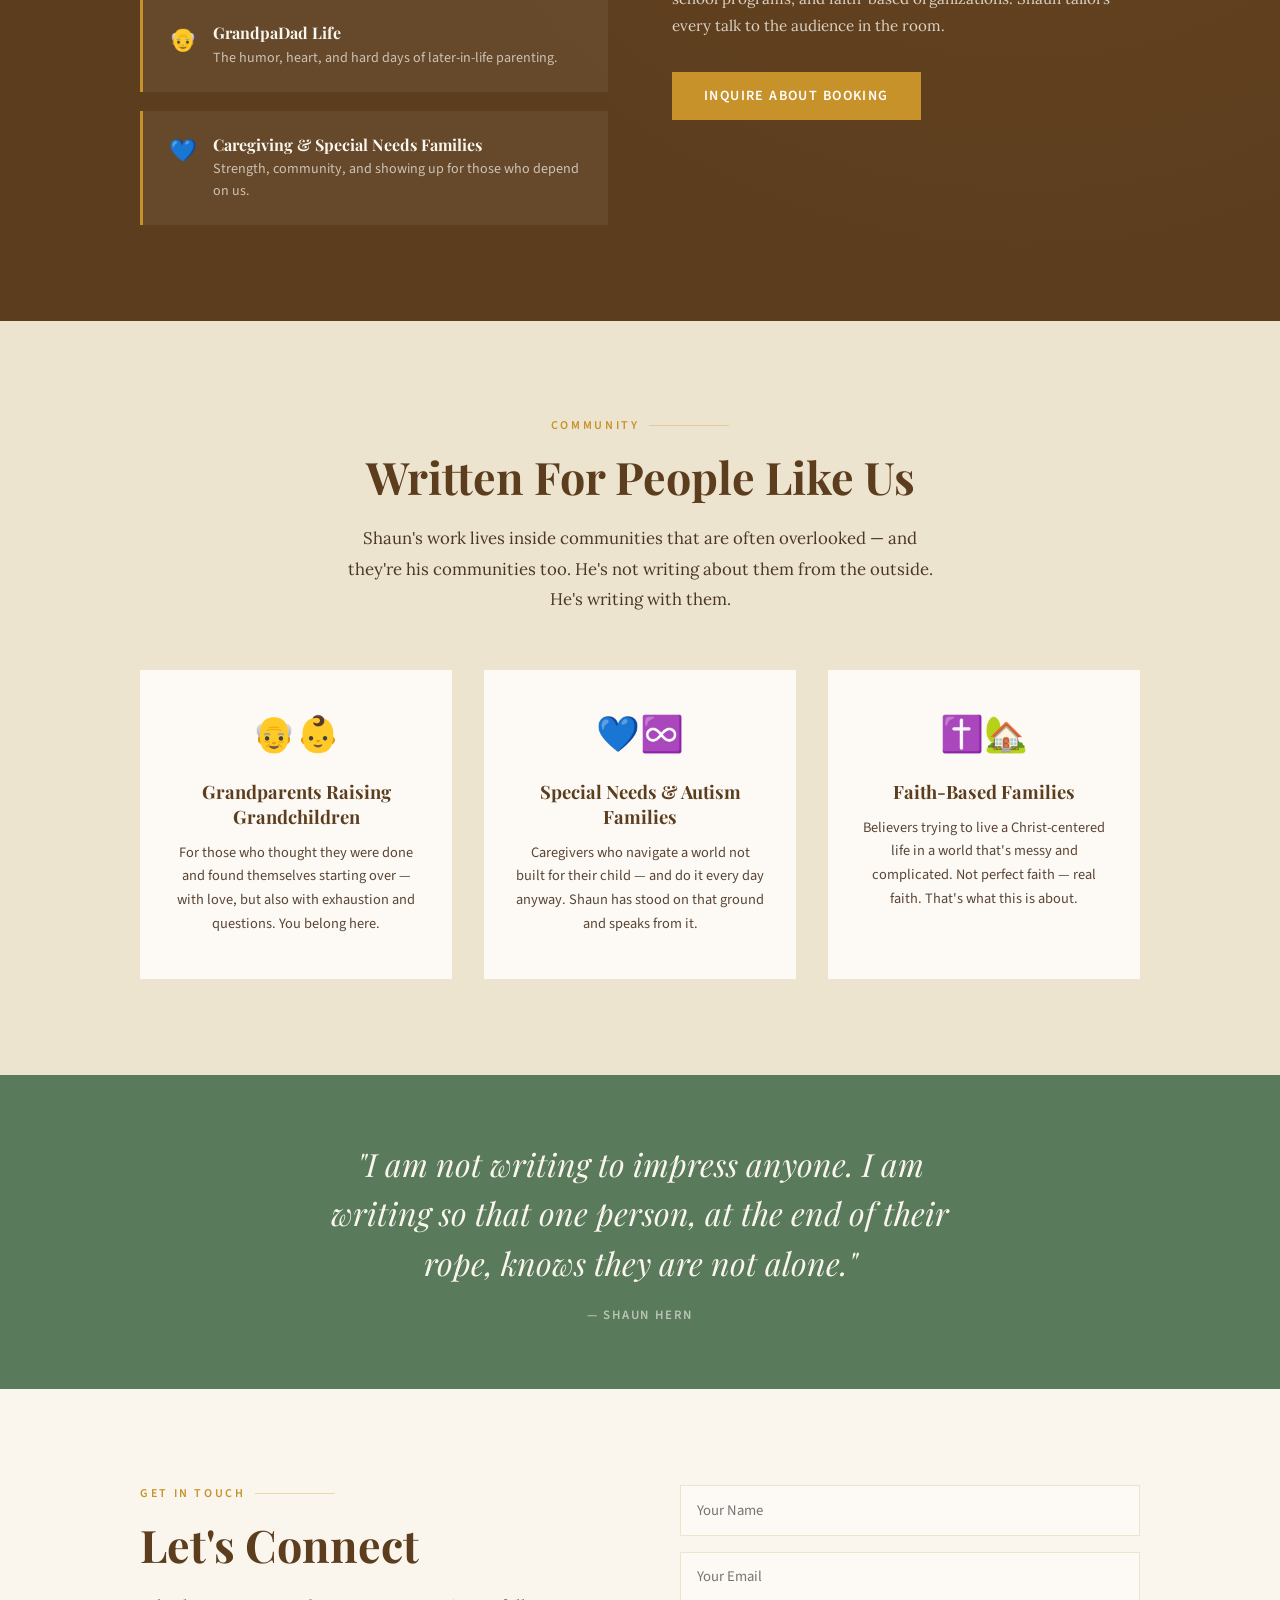
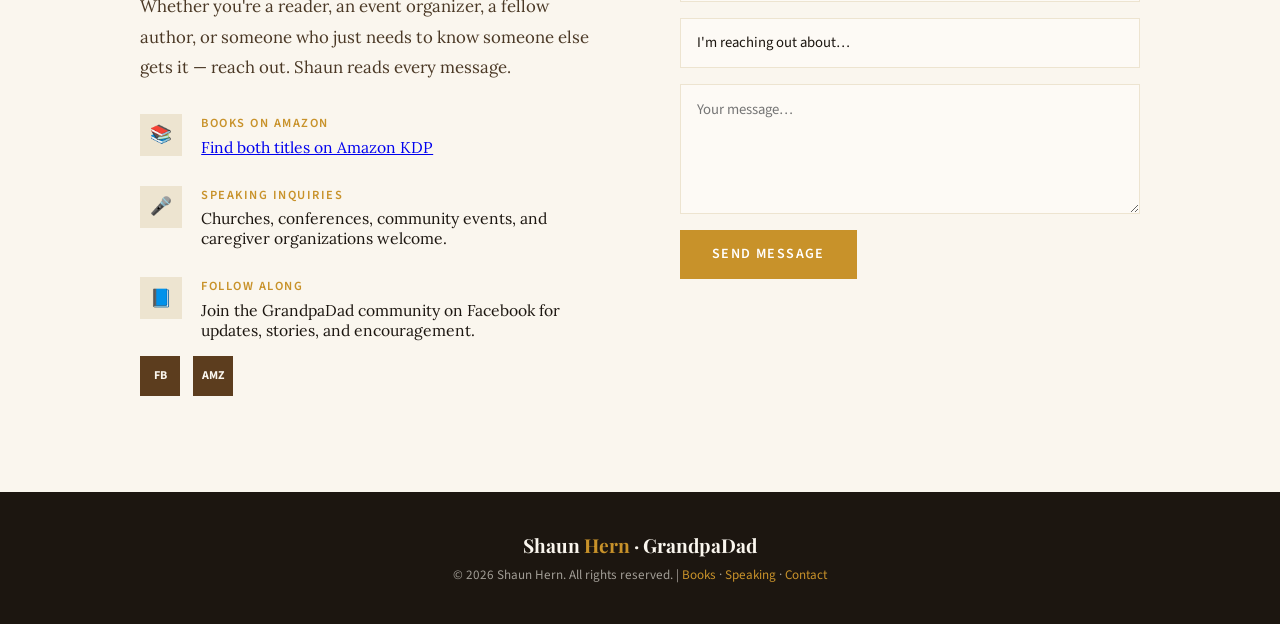
<file: shaunhern.html>
<!DOCTYPE html>
<html lang="en">
<head>
  <meta charset="UTF-8" />
  <meta name="viewport" content="width=device-width, initial-scale=1.0" />
  <title>Shaun Hern — GrandpaDad | Author & Speaker</title>
  <link rel="preconnect" href="https://fonts.googleapis.com" />
  <link rel="preconnect" href="https://fonts.gstatic.com" crossorigin />
  <link href="https://fonts.googleapis.com/css2?family=Playfair+Display:ital,wght@0,400;0,700;0,900;1,400;1,700&family=Lora:ital,wght@0,400;0,600;1,400&family=Source+Sans+3:wght@300;400;600&display=swap" rel="stylesheet" />
  <style>
    :root {
      --cream: #FAF6EE;
      --warm-white: #FDFAF5;
      --ink: #1C1610;
      --brown: #5C3D1E;
      --gold: #C8922A;
      --gold-light: #E8B84B;
      --rust: #A0442C;
      --sage: #5A7A5C;
      --sage-light: #8FAD91;
      --parchment: #EDE4D0;
      --shadow: rgba(28,22,16,0.12);
    }

    *, *::before, *::after { box-sizing: border-box; margin: 0; padding: 0; }

    html { scroll-behavior: smooth; }

    body {
      font-family: 'Source Sans 3', sans-serif;
      background: var(--cream);
      color: var(--ink);
      overflow-x: hidden;
    }

    /* ── NAV ── */
    nav {
      position: fixed;
      top: 0; left: 0; right: 0;
      z-index: 100;
      display: flex;
      align-items: center;
      justify-content: space-between;
      padding: 1.1rem 3rem;
      background: rgba(250,246,238,0.92);
      backdrop-filter: blur(8px);
      border-bottom: 1px solid rgba(200,146,42,0.2);
    }
    .nav-brand {
      font-family: 'Playfair Display', serif;
      font-size: 1.15rem;
      font-weight: 700;
      color: var(--brown);
      letter-spacing: 0.02em;
      text-decoration: none;
    }
    .nav-brand span { color: var(--gold); }
    nav ul {
      display: flex;
      gap: 2.2rem;
      list-style: none;
    }
    nav ul a {
      font-family: 'Source Sans 3', sans-serif;
      font-size: 0.88rem;
      font-weight: 600;
      letter-spacing: 0.08em;
      text-transform: uppercase;
      color: var(--brown);
      text-decoration: none;
      transition: color 0.2s;
    }
    nav ul a:hover { color: var(--gold); }

    /* ── HERO ── */
    #hero {
      min-height: 100vh;
      display: grid;
      grid-template-columns: 1fr 1fr;
      position: relative;
      overflow: hidden;
    }
    .hero-left {
      display: flex;
      flex-direction: column;
      justify-content: center;
      padding: 8rem 4rem 6rem 5rem;
      position: relative;
      z-index: 2;
    }
    .hero-eyebrow {
      font-family: 'Source Sans 3', sans-serif;
      font-size: 0.78rem;
      font-weight: 600;
      letter-spacing: 0.22em;
      text-transform: uppercase;
      color: var(--gold);
      margin-bottom: 1.4rem;
      display: flex;
      align-items: center;
      gap: 0.7rem;
    }
    .hero-eyebrow::before {
      content: '';
      display: block;
      width: 2.5rem;
      height: 1px;
      background: var(--gold);
    }
    .hero-name {
      font-family: 'Playfair Display', serif;
      font-size: clamp(3.2rem, 5vw, 5.2rem);
      font-weight: 900;
      line-height: 1.02;
      color: var(--brown);
      margin-bottom: 0.3rem;
    }
    .hero-brand {
      font-family: 'Playfair Display', serif;
      font-size: clamp(1.4rem, 2.2vw, 2rem);
      font-weight: 400;
      font-style: italic;
      color: var(--gold);
      margin-bottom: 2rem;
    }
    .hero-desc {
      font-family: 'Lora', serif;
      font-size: 1.1rem;
      line-height: 1.75;
      color: #4a3825;
      max-width: 420px;
      margin-bottom: 2.8rem;
    }
    .hero-ctas {
      display: flex;
      gap: 1rem;
      flex-wrap: wrap;
    }
    .btn-primary {
      display: inline-block;
      background: var(--gold);
      color: #fff;
      font-family: 'Source Sans 3', sans-serif;
      font-size: 0.88rem;
      font-weight: 600;
      letter-spacing: 0.1em;
      text-transform: uppercase;
      padding: 0.9rem 2rem;
      text-decoration: none;
      border: none;
      cursor: pointer;
      transition: background 0.2s, transform 0.15s;
    }
    .btn-primary:hover { background: var(--brown); transform: translateY(-1px); }
    .btn-secondary {
      display: inline-block;
      border: 2px solid var(--brown);
      color: var(--brown);
      font-family: 'Source Sans 3', sans-serif;
      font-size: 0.88rem;
      font-weight: 600;
      letter-spacing: 0.1em;
      text-transform: uppercase;
      padding: 0.85rem 2rem;
      text-decoration: none;
      transition: all 0.2s;
    }
    .btn-secondary:hover { background: var(--brown); color: #fff; }

    .hero-right {
      position: relative;
      background: var(--brown);
      overflow: hidden;
      display: flex;
      align-items: center;
      justify-content: center;
    }
    .hero-pattern {
      position: absolute;
      inset: 0;
      background-image:
        radial-gradient(circle at 30% 40%, rgba(200,146,42,0.18) 0%, transparent 55%),
        radial-gradient(circle at 75% 70%, rgba(160,68,44,0.15) 0%, transparent 50%);
    }
    .hero-photo-placeholder {
      position: relative;
      z-index: 2;
      width: 340px;
      height: 420px;
      background: rgba(255,255,255,0.06);
      border: 2px solid rgba(200,146,42,0.4);
      display: flex;
      flex-direction: column;
      align-items: center;
      justify-content: center;
      gap: 1rem;
      color: rgba(250,246,238,0.6);
    }
    .hero-photo-placeholder svg {
      width: 64px; height: 64px;
      opacity: 0.5;
    }
    .hero-photo-placeholder p {
      font-family: 'Source Sans 3', sans-serif;
      font-size: 0.8rem;
      letter-spacing: 0.1em;
      text-transform: uppercase;
    }
    .hero-quote-block {
      position: absolute;
      bottom: 3rem;
      left: -1.5rem;
      z-index: 3;
      background: var(--cream);
      padding: 1.4rem 1.8rem;
      max-width: 300px;
      box-shadow: 0 8px 40px rgba(0,0,0,0.2);
      border-left: 4px solid var(--gold);
    }
    .hero-quote-block blockquote {
      font-family: 'Lora', serif;
      font-size: 0.95rem;
      font-style: italic;
      line-height: 1.6;
      color: var(--ink);
    }
    .hero-quote-block cite {
      display: block;
      margin-top: 0.6rem;
      font-family: 'Source Sans 3', sans-serif;
      font-size: 0.75rem;
      font-weight: 600;
      letter-spacing: 0.08em;
      text-transform: uppercase;
      color: var(--gold);
      font-style: normal;
    }

    /* ── SECTION SHARED ── */
    section { padding: 6rem 0; }
    .container { max-width: 1080px; margin: 0 auto; padding: 0 2.5rem; }
    .section-label {
      font-family: 'Source Sans 3', sans-serif;
      font-size: 0.75rem;
      font-weight: 600;
      letter-spacing: 0.22em;
      text-transform: uppercase;
      color: var(--gold);
      margin-bottom: 1rem;
      display: flex;
      align-items: center;
      gap: 0.6rem;
    }
    .section-label::after {
      content: '';
      flex: 1;
      height: 1px;
      background: rgba(200,146,42,0.3);
      max-width: 80px;
    }
    .section-title {
      font-family: 'Playfair Display', serif;
      font-size: clamp(2rem, 3.5vw, 3rem);
      font-weight: 700;
      color: var(--brown);
      line-height: 1.2;
      margin-bottom: 1.2rem;
    }
    .section-body {
      font-family: 'Lora', serif;
      font-size: 1.05rem;
      line-height: 1.8;
      color: #4a3825;
    }

    /* ── ABOUT ── */
    #about { background: var(--warm-white); }
    .about-grid {
      display: grid;
      grid-template-columns: 1.2fr 1fr;
      gap: 5rem;
      align-items: center;
    }
    .about-tags {
      display: flex;
      flex-wrap: wrap;
      gap: 0.6rem;
      margin-top: 2rem;
    }
    .tag {
      display: inline-block;
      padding: 0.35rem 0.9rem;
      border: 1px solid var(--parchment);
      background: var(--parchment);
      font-family: 'Source Sans 3', sans-serif;
      font-size: 0.78rem;
      font-weight: 600;
      letter-spacing: 0.06em;
      color: var(--brown);
    }
    .about-visual {
      position: relative;
    }
    .about-card {
      background: var(--brown);
      color: var(--cream);
      padding: 3rem;
      position: relative;
    }
    .about-card::before {
      content: '"';
      font-family: 'Playfair Display', serif;
      font-size: 8rem;
      line-height: 0.8;
      color: var(--gold);
      opacity: 0.4;
      position: absolute;
      top: 1.5rem;
      left: 2rem;
    }
    .about-card p {
      font-family: 'Lora', serif;
      font-size: 1.05rem;
      line-height: 1.8;
      position: relative;
      z-index: 1;
      font-style: italic;
    }
    .about-card .card-author {
      margin-top: 1.5rem;
      font-family: 'Source Sans 3', sans-serif;
      font-size: 0.8rem;
      font-weight: 600;
      letter-spacing: 0.1em;
      text-transform: uppercase;
      color: var(--gold);
      font-style: normal;
    }
    .about-accent {
      position: absolute;
      bottom: -1.2rem;
      right: -1.2rem;
      width: 80%;
      height: 80%;
      border: 2px solid var(--gold);
      z-index: -1;
    }

    /* ── BOOKS ── */
    #books { background: var(--cream); }
    .books-grid {
      display: grid;
      grid-template-columns: 1fr 1fr;
      gap: 3rem;
      margin-top: 3.5rem;
    }
    .book-card {
      display: grid;
      grid-template-columns: auto 1fr;
      gap: 2rem;
      padding: 2.5rem;
      background: var(--warm-white);
      border: 1px solid var(--parchment);
      transition: box-shadow 0.25s, transform 0.2s;
    }
    .book-card:hover {
      box-shadow: 0 12px 40px var(--shadow);
      transform: translateY(-3px);
    }
    .book-cover {
      width: 100px;
      min-height: 140px;
      display: flex;
      flex-direction: column;
      align-items: center;
      justify-content: center;
      padding: 1rem 0.8rem;
      text-align: center;
      font-family: 'Playfair Display', serif;
      font-size: 0.75rem;
      font-weight: 700;
      line-height: 1.3;
      position: relative;
    }
    .book-cover.adventures {
      background: var(--brown);
      color: var(--cream);
    }
    .book-cover.guide {
      background: var(--sage);
      color: var(--cream);
    }
    .book-cover-label {
      font-size: 0.55rem;
      letter-spacing: 0.12em;
      text-transform: uppercase;
      opacity: 0.7;
      margin-bottom: 0.5rem;
      font-family: 'Source Sans 3', sans-serif;
    }
    .book-info { display: flex; flex-direction: column; gap: 0.5rem; }
    .book-genre {
      font-family: 'Source Sans 3', sans-serif;
      font-size: 0.72rem;
      font-weight: 600;
      letter-spacing: 0.14em;
      text-transform: uppercase;
      color: var(--gold);
    }
    .book-title {
      font-family: 'Playfair Display', serif;
      font-size: 1.2rem;
      font-weight: 700;
      color: var(--brown);
      line-height: 1.3;
    }
    .book-desc {
      font-family: 'Source Sans 3', sans-serif;
      font-size: 0.92rem;
      line-height: 1.65;
      color: #5a4535;
      flex: 1;
    }
    .book-cta {
      display: inline-block;
      margin-top: 1rem;
      font-family: 'Source Sans 3', sans-serif;
      font-size: 0.78rem;
      font-weight: 600;
      letter-spacing: 0.1em;
      text-transform: uppercase;
      color: var(--gold);
      text-decoration: none;
      border-bottom: 1px solid currentColor;
      padding-bottom: 1px;
      transition: color 0.2s;
    }
    .book-cta:hover { color: var(--brown); }

    /* ── SPEAKING ── */
    #speaking {
      background: var(--brown);
      color: var(--cream);
      position: relative;
      overflow: hidden;
    }
    #speaking::before {
      content: '';
      position: absolute;
      inset: 0;
      background-image: radial-gradient(circle at 80% 20%, rgba(200,146,42,0.12) 0%, transparent 55%);
    }
    #speaking .section-label { color: var(--gold); }
    #speaking .section-title { color: var(--cream); }
    #speaking .section-body { color: rgba(250,246,238,0.8); }
    .speaking-grid {
      display: grid;
      grid-template-columns: 1fr 1fr;
      gap: 4rem;
      margin-top: 3.5rem;
      position: relative;
    }
    .speaking-topics { list-style: none; display: flex; flex-direction: column; gap: 1.2rem; }
    .speaking-topics li {
      display: flex;
      align-items: flex-start;
      gap: 1rem;
      padding: 1.4rem 1.6rem;
      background: rgba(255,255,255,0.06);
      border-left: 3px solid var(--gold);
    }
    .topic-icon {
      font-size: 1.4rem;
      flex-shrink: 0;
      margin-top: 0.1rem;
    }
    .topic-info h4 {
      font-family: 'Playfair Display', serif;
      font-size: 1rem;
      font-weight: 700;
      color: var(--cream);
      margin-bottom: 0.3rem;
    }
    .topic-info p {
      font-family: 'Source Sans 3', sans-serif;
      font-size: 0.88rem;
      line-height: 1.55;
      color: rgba(250,246,238,0.7);
    }
    .speaking-right { display: flex; flex-direction: column; justify-content: center; }
    .featured-talk {
      background: rgba(200,146,42,0.15);
      border: 1px solid rgba(200,146,42,0.35);
      padding: 2.5rem;
      margin-bottom: 2rem;
    }
    .featured-talk .talk-label {
      font-family: 'Source Sans 3', sans-serif;
      font-size: 0.72rem;
      font-weight: 600;
      letter-spacing: 0.16em;
      text-transform: uppercase;
      color: var(--gold);
      margin-bottom: 0.8rem;
    }
    .featured-talk h3 {
      font-family: 'Playfair Display', serif;
      font-size: 1.5rem;
      font-style: italic;
      color: var(--cream);
      margin-bottom: 0.8rem;
    }
    .featured-talk p {
      font-family: 'Source Sans 3', sans-serif;
      font-size: 0.92rem;
      line-height: 1.65;
      color: rgba(250,246,238,0.75);
      margin-bottom: 1.2rem;
    }
    .featured-talk .venue {
      font-family: 'Source Sans 3', sans-serif;
      font-size: 0.78rem;
      font-weight: 600;
      letter-spacing: 0.1em;
      text-transform: uppercase;
      color: var(--gold);
      opacity: 0.8;
    }

    /* ── COMMUNITY ── */
    #community { background: var(--parchment); }
    .community-cards {
      display: grid;
      grid-template-columns: repeat(3, 1fr);
      gap: 2rem;
      margin-top: 3.5rem;
    }
    .comm-card {
      background: var(--warm-white);
      padding: 2.5rem 2rem;
      text-align: center;
      border-bottom: 3px solid transparent;
      transition: border-color 0.25s, box-shadow 0.25s;
    }
    .comm-card:hover {
      border-color: var(--gold);
      box-shadow: 0 8px 30px var(--shadow);
    }
    .comm-icon {
      font-size: 2.2rem;
      margin-bottom: 1.2rem;
    }
    .comm-card h3 {
      font-family: 'Playfair Display', serif;
      font-size: 1.15rem;
      font-weight: 700;
      color: var(--brown);
      margin-bottom: 0.7rem;
    }
    .comm-card p {
      font-family: 'Source Sans 3', sans-serif;
      font-size: 0.9rem;
      line-height: 1.65;
      color: #5a4535;
    }

    /* ── FAITH BANNER ── */
    #faith {
      background: var(--sage);
      padding: 4rem 0;
      text-align: center;
    }
    #faith .container { max-width: 720px; }
    #faith blockquote {
      font-family: 'Playfair Display', serif;
      font-size: clamp(1.4rem, 2.5vw, 2rem);
      font-style: italic;
      color: var(--cream);
      line-height: 1.55;
      margin-bottom: 1rem;
    }
    #faith cite {
      font-family: 'Source Sans 3', sans-serif;
      font-size: 0.8rem;
      font-weight: 600;
      letter-spacing: 0.14em;
      text-transform: uppercase;
      color: rgba(250,246,238,0.6);
      font-style: normal;
    }

    /* ── CONNECT ── */
    #connect { background: var(--cream); }
    .connect-grid {
      display: grid;
      grid-template-columns: 1fr 1fr;
      gap: 5rem;
      align-items: start;
    }
    .connect-form { display: flex; flex-direction: column; gap: 1rem; }
    .connect-form input,
    .connect-form textarea,
    .connect-form select {
      width: 100%;
      padding: 0.85rem 1rem;
      background: var(--warm-white);
      border: 1px solid var(--parchment);
      border-radius: 0;
      font-family: 'Source Sans 3', sans-serif;
      font-size: 0.92rem;
      color: var(--ink);
      outline: none;
      transition: border-color 0.2s;
      appearance: none;
    }
    .connect-form input:focus,
    .connect-form textarea:focus,
    .connect-form select:focus { border-color: var(--gold); }
    .connect-form textarea { height: 130px; resize: vertical; }
    .connect-info { display: flex; flex-direction: column; gap: 1.8rem; }
    .connect-item {
      display: flex;
      gap: 1.2rem;
      align-items: flex-start;
    }
    .connect-item-icon {
      width: 42px; height: 42px;
      background: var(--parchment);
      display: flex;
      align-items: center;
      justify-content: center;
      font-size: 1.1rem;
      flex-shrink: 0;
    }
    .connect-item-text h4 {
      font-family: 'Source Sans 3', sans-serif;
      font-size: 0.78rem;
      font-weight: 600;
      letter-spacing: 0.12em;
      text-transform: uppercase;
      color: var(--gold);
      margin-bottom: 0.3rem;
    }
    .connect-item-text p {
      font-family: 'Lora', serif;
      font-size: 0.98rem;
      color: var(--ink);
    }
    .social-links { display: flex; gap: 0.8rem; margin-top: 1rem; }
    .social-link {
      width: 40px; height: 40px;
      background: var(--brown);
      color: var(--cream);
      display: flex;
      align-items: center;
      justify-content: center;
      font-size: 0.9rem;
      text-decoration: none;
      font-weight: 700;
      font-family: 'Source Sans 3', sans-serif;
      font-size: 0.75rem;
      transition: background 0.2s;
    }
    .social-link:hover { background: var(--gold); }

    /* ── FOOTER ── */
    footer {
      background: var(--ink);
      color: rgba(250,246,238,0.6);
      padding: 2.5rem;
      text-align: center;
    }
    footer .footer-brand {
      font-family: 'Playfair Display', serif;
      font-size: 1.2rem;
      font-weight: 700;
      color: var(--cream);
      margin-bottom: 0.5rem;
    }
    footer .footer-brand span { color: var(--gold); }
    footer p {
      font-family: 'Source Sans 3', sans-serif;
      font-size: 0.82rem;
    }
    footer a { color: var(--gold); text-decoration: none; }

    /* ── ANIMATIONS ── */
    .fade-up {
      opacity: 0;
      transform: translateY(28px);
      transition: opacity 0.65s ease, transform 0.65s ease;
    }
    .fade-up.visible { opacity: 1; transform: translateY(0); }

    /* ── RESPONSIVE ── */
    @media (max-width: 860px) {
      nav { padding: 1rem 1.5rem; }
      nav ul { gap: 1.2rem; }
      #hero { grid-template-columns: 1fr; }
      .hero-right { display: none; }
      .hero-left { padding: 7rem 2rem 4rem; }
      .about-grid,
      .books-grid,
      .speaking-grid,
      .connect-grid { grid-template-columns: 1fr; gap: 2.5rem; }
      .community-cards { grid-template-columns: 1fr; }
      .hero-quote-block { display: none; }
    }
  </style>
</head>
<body>

  <!-- NAV -->
  <nav>
    <a class="nav-brand" href="#hero">Shaun <span>Hern</span></a>
    <ul>
      <li><a href="#about">About</a></li>
      <li><a href="#books">Books</a></li>
      <li><a href="#speaking">Speaking</a></li>
      <li><a href="#community">Community</a></li>
      <li><a href="#connect">Connect</a></li>
    </ul>
  </nav>

  <!-- HERO -->
  <section id="hero">
    <div class="hero-left">
      <p class="hero-eyebrow">Author &amp; Speaker</p>
      <h1 class="hero-name">Shaun Hern</h1>
      <p class="hero-brand">The GrandpaDad</p>
      <p class="hero-desc">
        Stories of faith, fatherhood, and showing up — for families navigating the beautifully messy road of later-in-life parenting, special needs caregiving, and life rooted in Christ.
      </p>
      <div class="hero-ctas">
        <a href="#books" class="btn-primary">Read the Books</a>
        <a href="#connect" class="btn-secondary">Book a Speaker</a>
      </div>
    </div>
    <div class="hero-right">
      <div class="hero-pattern"></div>
      <div class="hero-photo-placeholder">
        <svg viewBox="0 0 64 64" fill="none" xmlns="http://www.w3.org/2000/svg">
          <circle cx="32" cy="22" r="12" stroke="currentColor" stroke-width="2"/>
          <path d="M8 54c0-13.255 10.745-24 24-24s24 10.745 24 24" stroke="currentColor" stroke-width="2" stroke-linecap="round"/>
        </svg>
        <p>Author Photo</p>
      </div>
      <div class="hero-quote-block">
        <blockquote>Still Showing Up — for the ones who need us most.</blockquote>
        <cite>— Shaun Hern, GrandpaDad</cite>
      </div>
    </div>
  </section>

  <!-- ABOUT -->
  <section id="about">
    <div class="container">
      <div class="about-grid">
        <div class="fade-up">
          <p class="section-label">About Shaun</p>
          <h2 class="section-title">A Dad. A Grandpa. A Voice for Families Who Keep Going.</h2>
          <div class="section-body">
            <p>Shaun Hern didn't set out to become an author. He set out to be present — for his children, his family, and the faith that anchors everything. Parenting later in life, walking alongside special needs caregivers, and trying to center a messy, complicated world on Christ gave him something far more valuable than a platform: a story worth telling.</p>
            <br />
            <p>Under his <em>GrandpaDad</em> brand, Shaun writes and speaks with an authenticity that resonates deeply in communities that rarely see themselves on the page — grandparents raising grandchildren, older fathers figuring it out, families navigating disability, and everyday believers trying to live with faith as their compass.</p>
          </div>
          <div class="about-tags">
            <span class="tag">Later-in-Life Parenting</span>
            <span class="tag">Faith &amp; Family</span>
            <span class="tag">Special Needs Caregiving</span>
            <span class="tag">Grandparents as Caregivers</span>
            <span class="tag">Christ-Centered Living</span>
          </div>
        </div>
        <div class="about-visual fade-up">
          <div class="about-card">
            <p>"Authenticity over polish. Every time. Real families don't need a perfect story — they need an honest one."</p>
            <p class="card-author">— Shaun Hern</p>
          </div>
          <div class="about-accent"></div>
        </div>
      </div>
    </div>
  </section>

  <!-- BOOKS -->
  <section id="books">
    <div class="container">
      <div class="fade-up">
        <p class="section-label">Published Works</p>
        <h2 class="section-title">Books That Meet You Where You Are</h2>
        <p class="section-body" style="max-width:580px;">Two books. Two different doors into the same honest conversation about parenting, faith, and the unexpected beauty of showing up.</p>
      </div>
      <div class="books-grid">
        <div class="book-card fade-up">
          <div class="book-cover adventures">
            <span class="book-cover-label">GrandpaDad</span>
            <span>Adventures</span>
          </div>
          <div class="book-info">
            <span class="book-genre">Humorous Memoir</span>
            <h3 class="book-title">GrandpaDad Adventures</h3>
            <p class="book-desc">A funny, honest memoir about what it's really like to parent later in life — the chaos, the love, the exhaustion, and the laughs you didn't expect to have. For every dad who thought he was done and found out he was just getting started.</p>
            <a href="https://www.amazon.com" target="_blank" rel="noopener" class="book-cta">Get it on Amazon →</a>
          </div>
        </div>
        <div class="book-card fade-up">
          <div class="book-cover guide">
            <span class="book-cover-label">Faith</span>
            <span>Guide My Decisions</span>
          </div>
          <div class="book-info">
            <span class="book-genre">Faith Memoir</span>
            <h3 class="book-title">Guide My Decisions. Steady My Emotions.</h3>
            <p class="book-desc">A faith memoir about parenting under pressure — when the stakes are high, the road is uncertain, and the only anchor that holds is a trust in something greater than ourselves. Honest, prayerful, and deeply human.</p>
            <a href="https://www.amazon.com" target="_blank" rel="noopener" class="book-cta">Get it on Amazon →</a>
          </div>
        </div>
      </div>
    </div>
  </section>

  <!-- SPEAKING -->
  <section id="speaking">
    <div class="container">
      <div class="speaking-grid">
        <div class="fade-up">
          <p class="section-label">Speaking</p>
          <h2 class="section-title">A Speaker Who Lives the Story</h2>
          <p class="section-body" style="margin-bottom: 2rem;">Shaun speaks from the inside — not from a stage above the crowd, but from the same daily realities his audiences are navigating. Whether at a caregiver conference, a church event, or a community fair, his message is the same: <em>you are not alone, and you are still enough.</em></p>
          <ul class="speaking-topics">
            <li>
              <span class="topic-icon">🙏</span>
              <div class="topic-info">
                <h4>Faith Under Pressure</h4>
                <p>Keeping Christ at the center when life pushes from every direction.</p>
              </div>
            </li>
            <li>
              <span class="topic-icon">👴</span>
              <div class="topic-info">
                <h4>GrandpaDad Life</h4>
                <p>The humor, heart, and hard days of later-in-life parenting.</p>
              </div>
            </li>
            <li>
              <span class="topic-icon">💙</span>
              <div class="topic-info">
                <h4>Caregiving &amp; Special Needs Families</h4>
                <p>Strength, community, and showing up for those who depend on us.</p>
              </div>
            </li>
          </ul>
        </div>
        <div class="speaking-right fade-up">
          <div class="featured-talk">
            <p class="talk-label">Featured Talk</p>
            <h3>"Still Showing Up"</h3>
            <p>A 10-minute keynote developed for the Easterseals Florida Autism Fair — this talk goes straight to the heart of every caregiver who has ever wondered if what they're doing is enough. It is. You are.</p>
            <span class="venue">Easterseals Florida · Autism Fair</span>
          </div>
          <p class="section-body" style="font-size: 0.95rem;">Available for churches, caregiver conferences, community events, school programs, and faith-based organizations. Shaun tailors every talk to the audience in the room.</p>
          <div style="margin-top: 2rem;">
            <a href="#connect" class="btn-primary">Inquire About Booking</a>
          </div>
        </div>
      </div>
    </div>
  </section>

  <!-- COMMUNITY -->
  <section id="community">
    <div class="container">
      <div class="fade-up" style="text-align: center; max-width: 600px; margin: 0 auto 1rem;">
        <p class="section-label" style="justify-content: center;">Community</p>
        <h2 class="section-title">Written For People Like Us</h2>
        <p class="section-body">Shaun's work lives inside communities that are often overlooked — and they're his communities too. He's not writing about them from the outside. He's writing with them.</p>
      </div>
      <div class="community-cards">
        <div class="comm-card fade-up">
          <div class="comm-icon">👴👶</div>
          <h3>Grandparents Raising Grandchildren</h3>
          <p>For those who thought they were done and found themselves starting over — with love, but also with exhaustion and questions. You belong here.</p>
        </div>
        <div class="comm-card fade-up">
          <div class="comm-icon">💙♾️</div>
          <h3>Special Needs &amp; Autism Families</h3>
          <p>Caregivers who navigate a world not built for their child — and do it every day anyway. Shaun has stood on that ground and speaks from it.</p>
        </div>
        <div class="comm-card fade-up">
          <div class="comm-icon">✝️🏡</div>
          <h3>Faith-Based Families</h3>
          <p>Believers trying to live a Christ-centered life in a world that's messy and complicated. Not perfect faith — real faith. That's what this is about.</p>
        </div>
      </div>
    </div>
  </section>

  <!-- FAITH BANNER -->
  <section id="faith">
    <div class="container">
      <blockquote>"I am not writing to impress anyone. I am writing so that one person, at the end of their rope, knows they are not alone."</blockquote>
      <cite>— Shaun Hern</cite>
    </div>
  </section>

  <!-- CONNECT -->
  <section id="connect">
    <div class="container">
      <div class="connect-grid">
        <div class="fade-up">
          <p class="section-label">Get in Touch</p>
          <h2 class="section-title">Let's Connect</h2>
          <p class="section-body" style="margin-bottom: 2rem;">Whether you're a reader, an event organizer, a fellow author, or someone who just needs to know someone else gets it — reach out. Shaun reads every message.</p>
          <div class="connect-info">
            <div class="connect-item">
              <div class="connect-item-icon">📚</div>
              <div class="connect-item-text">
                <h4>Books on Amazon</h4>
                <p><a href="https://www.amazon.com" target="_blank">Find both titles on Amazon KDP</a></p>
              </div>
            </div>
            <div class="connect-item">
              <div class="connect-item-icon">🎤</div>
              <div class="connect-item-text">
                <h4>Speaking Inquiries</h4>
                <p>Churches, conferences, community events, and caregiver organizations welcome.</p>
              </div>
            </div>
            <div class="connect-item">
              <div class="connect-item-icon">📘</div>
              <div class="connect-item-text">
                <h4>Follow Along</h4>
                <p>Join the GrandpaDad community on Facebook for updates, stories, and encouragement.</p>
              </div>
            </div>
          </div>
          <div class="social-links">
            <a href="#" class="social-link" title="Facebook">FB</a>
            <a href="https://www.amazon.com" class="social-link" title="Amazon" target="_blank">AMZ</a>
          </div>
        </div>
        <div class="fade-up">
          <div class="connect-form">
            <input type="text" placeholder="Your Name" />
            <input type="email" placeholder="Your Email" />
            <select>
              <option value="" disabled selected>I'm reaching out about…</option>
              <option>A speaking inquiry</option>
              <option>Your books</option>
              <option>Media or press</option>
              <option>Just saying hello</option>
            </select>
            <textarea placeholder="Your message…"></textarea>
            <button class="btn-primary" style="align-self: flex-start; border: none; cursor: pointer;" onclick="alert('Thank you! Shaun will be in touch soon.')">Send Message</button>
          </div>
        </div>
      </div>
    </div>
  </section>

  <!-- FOOTER -->
  <footer>
    <p class="footer-brand">Shaun <span>Hern</span> · GrandpaDad</p>
    <p>© 2026 Shaun Hern. All rights reserved. | <a href="#books">Books</a> · <a href="#speaking">Speaking</a> · <a href="#connect">Contact</a></p>
  </footer>

  <script>
    // Intersection observer for fade-up animations
    const observer = new IntersectionObserver((entries) => {
      entries.forEach(entry => {
        if (entry.isIntersecting) {
          entry.target.classList.add('visible');
        }
      });
    }, { threshold: 0.12 });

    document.querySelectorAll('.fade-up').forEach(el => observer.observe(el));
  </script>
</body>
</html>
</file>
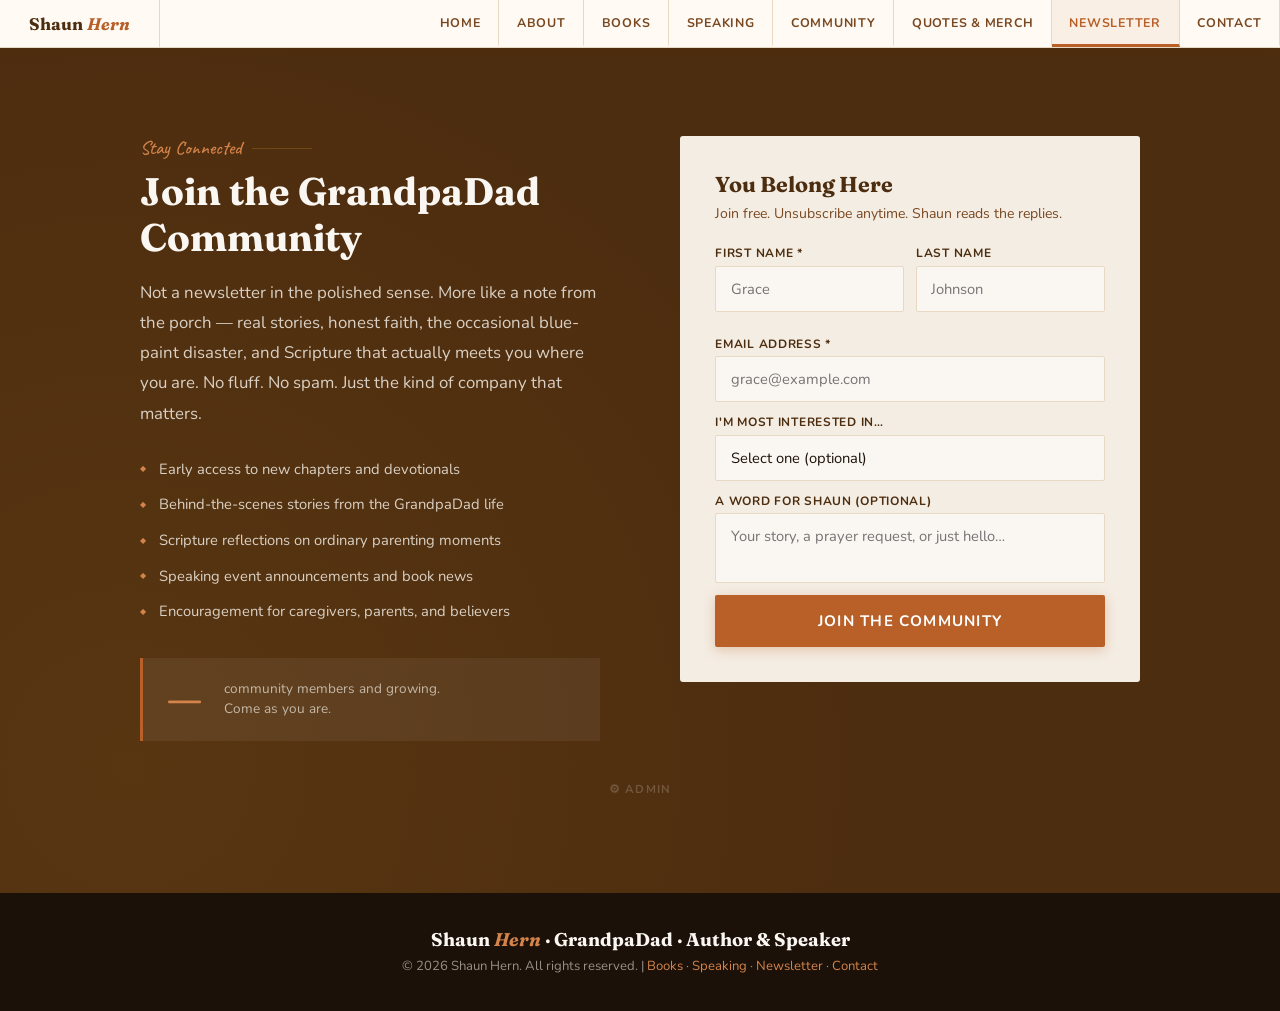
<file: signup.html>
<!DOCTYPE html>
<html lang="en">
<head>
  <meta charset="UTF-8" />
  <meta name="viewport" content="width=device-width, initial-scale=1.0" />
  <title>Newsletter — Shaun Hern GrandpaDad</title>
  <meta name="description" content="Join the GrandpaDad community newsletter." />
  <link rel="stylesheet" href="/css/style.css" />
</head>
<body>
  <nav>
    <a class="nav-brand" href="/">Shaun <span>Hern</span></a>
    <ul>
      <li><a href="/">Home</a></li>
      <li><a href="/about.html">About</a></li>
      <li><a href="/books.html">Books</a></li>
      <li><a href="/speaking.html">Speaking</a></li>
      <li><a href="/community.html">Community</a></li>
      <li><a href="/quotes.html">Quotes &amp; Merch</a></li>
      <li><a href="/signup.html" class="active">Newsletter</a></li>
      <li><a href="/contact.html">Contact</a></li>
    </ul>
  </nav>
  <div style="height:48px;"></div>
  <section id="signup">
    <div class="container">
      <div class="signup-inner">
        <div class="signup-left fade-up">
          <p class="section-label">Stay Connected</p>
          <h2 class="section-title">Join the GrandpaDad Community</h2>
          <p class="section-body">
            Not a newsletter in the polished sense. More like a note from the porch — real stories, honest faith, the occasional blue-paint disaster, and Scripture that actually meets you where you are. No fluff. No spam. Just the kind of company that matters.
          </p>
          <ul class="signup-perks">
            <li>Early access to new chapters and devotionals</li>
            <li>Behind-the-scenes stories from the GrandpaDad life</li>
            <li>Scripture reflections on ordinary parenting moments</li>
            <li>Speaking event announcements and book news</li>
            <li>Encouragement for caregivers, parents, and believers</li>
          </ul>
          <div class="signup-stat">
            <span class="stat-number" id="stat-count">—</span>
            <span class="stat-label">community members and growing.<br />Come as you are.</span>
          </div>
        </div>
        <div class="signup-form-wrap fade-up">
          <h3>You Belong Here</h3>
          <p class="form-sub">Join free. Unsubscribe anytime. Shaun reads the replies.</p>
          <div class="form-row">
            <div class="form-field">
              <label for="sig-first">First Name *</label>
              <input type="text" id="sig-first" placeholder="Grace" autocomplete="given-name" />
            </div>
            <div class="form-field">
              <label for="sig-last">Last Name</label>
              <input type="text" id="sig-last" placeholder="Johnson" autocomplete="family-name" />
            </div>
          </div>
          <div class="form-field">
            <label for="sig-email">Email Address *</label>
            <input type="email" id="sig-email" placeholder="grace@example.com" autocomplete="email" />
          </div>
          <div class="form-field">
            <label for="sig-interest">I'm most interested in…</label>
            <select id="sig-interest">
              <option value="">Select one (optional)</option>
              <option value="books">Books &amp; Memoir</option>
              <option value="devotional">Devotional &amp; Faith Writing</option>
              <option value="speaking">Speaking &amp; Events</option>
              <option value="all">All of it!</option>
            </select>
          </div>
          <div class="form-field">
            <label for="sig-note">A word for Shaun (optional)</label>
            <textarea id="sig-note" style="height:70px;resize:none;" placeholder="Your story, a prayer request, or just hello…"></textarea>
          </div>
          <div class="form-msg" id="sig-msg"></div>
          <button class="btn-primary" id="sig-btn" onclick="handleSignup()" style="width:100%;border:none;cursor:pointer;font-size:0.95rem;padding:1rem;">
            Join the Community
          </button>
        </div>
      </div>

      <!-- Admin toggle -->
      <div class="admin-toggle-wrap">
        <button class="admin-toggle" onclick="toggleAdminPrompt()">⚙ Admin</button>
        <div class="admin-password-prompt" id="admin-prompt">
          <input type="password" id="admin-pw" placeholder="Enter admin password" onkeydown="if(event.key==='Enter')checkAdminPw()" />
          <button class="btn-admin" onclick="checkAdminPw()" style="width:100%;">Access Dashboard</button>
          <p id="admin-pw-err" style="color:var(--rust);font-size:0.8rem;margin-top:0.5rem;display:none;">Incorrect password.</p>
        </div>
      </div>

      <!-- Admin Dashboard -->
      <div id="admin-panel">
        <div class="admin-header">
          <h3>Subscriber Dashboard</h3>
          <div class="admin-stats">
            <div class="admin-stat-card"><span class="asn" id="admin-total">0</span><span class="asl">Total</span></div>
            <div class="admin-stat-card"><span class="asn" id="admin-books">0</span><span class="asl">Books</span></div>
            <div class="admin-stat-card"><span class="asn" id="admin-devot">0</span><span class="asl">Devotional</span></div>
            <div class="admin-stat-card"><span class="asn" id="admin-speak">0</span><span class="asl">Speaking</span></div>
          </div>
        </div>
        <div class="admin-controls">
          <input type="text" id="admin-search" placeholder="Search by name or email…" oninput="renderTable()" />
          <select id="admin-filter" onchange="renderTable()" style="color:var(--cream);">
            <option value="">All interests</option>
            <option value="books">Books</option>
            <option value="devotional">Devotional</option>
            <option value="speaking">Speaking</option>
            <option value="all">All of it</option>
          </select>
          <button class="btn-admin" onclick="exportCSV()">⬇ Export CSV</button>
          <button class="btn-admin danger" onclick="clearAll()">✕ Clear All</button>
          <button class="btn-admin" onclick="document.getElementById('admin-panel').style.display='none'">Close</button>
        </div>
        <div class="sub-table-wrap">
          <table class="sub-table">
            <thead>
              <tr>
                <th onclick="sortBy('firstName')">Name ↕</th>
                <th onclick="sortBy('email')">Email ↕</th>
                <th onclick="sortBy('interest')">Interest ↕</th>
                <th onclick="sortBy('joinedAt')">Joined ↕</th>
                <th>Note</th>
                <th></th>
              </tr>
            </thead>
            <tbody id="sub-tbody"></tbody>
          </table>
        </div>
        <div class="pagination" id="pagination"></div>
      </div>
    </div>
  </section>
  <footer>
    <p class="footer-brand">Shaun <span>Hern</span> · GrandpaDad · Author &amp; Speaker</p>
    <p>© 2026 Shaun Hern. All rights reserved. |
      <a href="/books.html">Books</a> ·
      <a href="/speaking.html">Speaking</a> ·
      <a href="/signup.html">Newsletter</a> ·
      <a href="/contact.html">Contact</a>
    </p>
  </footer>
    <script src="/js/main.js"></script>
  <script src="/js/signup.js"></script>
</body>
</html>
</file>
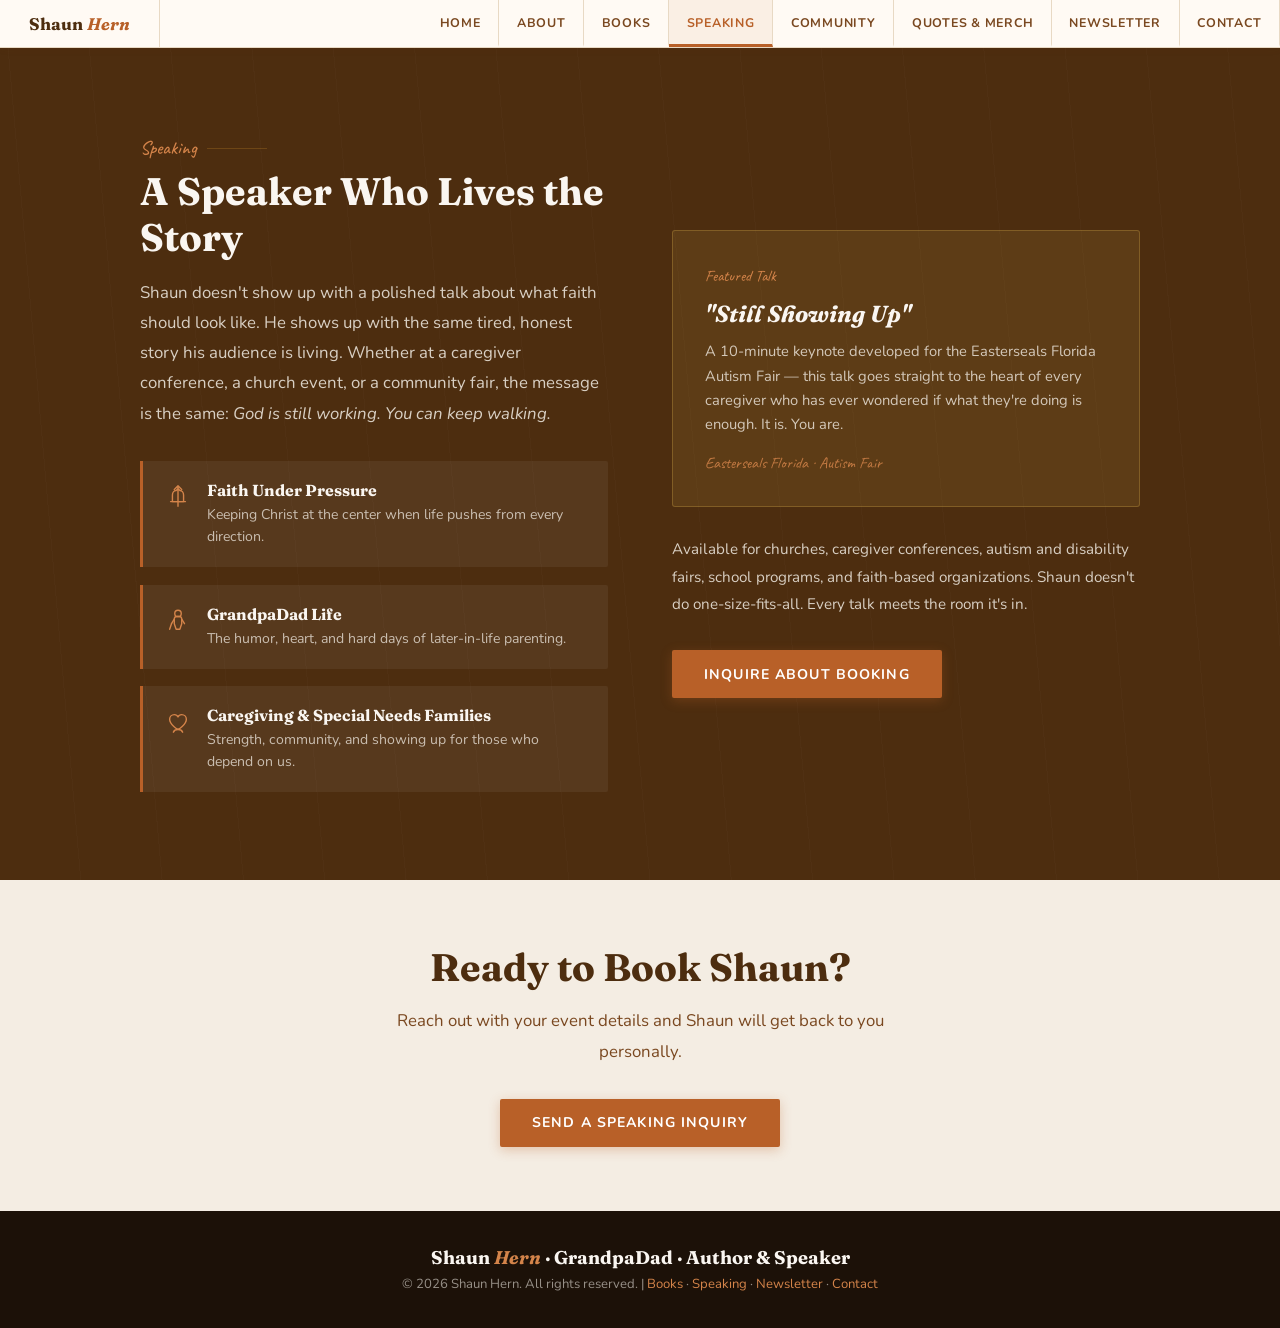
<file: speaking.html>
<!DOCTYPE html>
<html lang="en">
<head>
  <meta charset="UTF-8" />
  <meta name="viewport" content="width=device-width, initial-scale=1.0" />
  <title>Speaking — Shaun Hern GrandpaDad</title>
  <meta name="description" content="Shaun Hern — GrandpaDad. Faith-based author and speaker." />
  <link rel="stylesheet" href="/css/style.css" />
</head>
<body>
  <nav>
    <a class="nav-brand" href="/">Shaun <span>Hern</span></a>
    <ul>
      <li><a href="/">Home</a></li>
      <li><a href="/about.html">About</a></li>
      <li><a href="/books.html">Books</a></li>
      <li><a href="/speaking.html" class="active">Speaking</a></li>
      <li><a href="/community.html">Community</a></li>
      <li><a href="/quotes.html">Quotes &amp; Merch</a></li>
      <li><a href="/signup.html">Newsletter</a></li>
      <li><a href="/contact.html">Contact</a></li>
    </ul>
  </nav>
  <div style="height:48px;"></div>
  <section id="speaking">
    <div class="container">
      <div class="speaking-grid">
        <div class="fade-up">
          <p class="section-label">Speaking</p>
          <h2 class="section-title">A Speaker Who Lives the Story</h2>
          <p class="section-body" style="margin-bottom: 2rem;">Shaun doesn't show up with a polished talk about what faith should look like. He shows up with the same tired, honest story his audience is living. Whether at a caregiver conference, a church event, or a community fair, the message is the same: <em>God is still working. You can keep walking.</em></p>
          <ul class="speaking-topics">
            <li>
              <span class="topic-icon"><svg class="topic-icon-svg" viewBox="0 0 28 28" fill="none" xmlns="http://www.w3.org/2000/svg">
  <path d="M14 3L14 25M10 7L14 3L18 7M8 13C8 10 10 8 12 8L14 6L16 8C18 8 20 10 20 13V20H8V13Z" stroke="var(--gold2)" stroke-width="1.5" stroke-linecap="round" stroke-linejoin="round"/>
  <path d="M6 20H22" stroke="var(--gold2)" stroke-width="1.5" stroke-linecap="round"/>
</svg></span>
              <div class="topic-info">
                <h4>Faith Under Pressure</h4>
                <p>Keeping Christ at the center when life pushes from every direction.</p>
              </div>
            </li>
            <li>
              <span class="topic-icon"><svg class="topic-icon-svg" viewBox="0 0 28 28" fill="none" xmlns="http://www.w3.org/2000/svg">
  <circle cx="14" cy="7" r="3.5" stroke="var(--gold2)" stroke-width="1.5"/>
  <path d="M10 13C10 11.3 11.8 10 14 10C16.2 10 18 11.3 18 13V18L16 24H12L10 18V13Z" stroke="var(--gold2)" stroke-width="1.5" stroke-linecap="round" stroke-linejoin="round"/>
  <path d="M18 13L21 18M10 13L7 18" stroke="var(--gold2)" stroke-width="1.5" stroke-linecap="round"/>
  <path d="M7 18L5 24" stroke="var(--gold2)" stroke-width="1.5" stroke-linecap="round"/>
</svg></span>
              <div class="topic-info">
                <h4>GrandpaDad Life</h4>
                <p>The humor, heart, and hard days of later-in-life parenting.</p>
              </div>
            </li>
            <li>
              <span class="topic-icon"><svg class="topic-icon-svg" viewBox="0 0 28 28" fill="none" xmlns="http://www.w3.org/2000/svg">
  <path d="M14 22C14 22 5 17 5 11C5 8.2 7.2 6 10 6C11.8 6 13.4 7 14 8.5C14.6 7 16.2 6 18 6C20.8 6 23 8.2 23 11C23 17 14 22 14 22Z" stroke="var(--gold2)" stroke-width="1.5" stroke-linecap="round" stroke-linejoin="round"/>
  <path d="M9 25C9 25 10 22 14 22C18 22 19 25 19 25" stroke="var(--gold2)" stroke-width="1.5" stroke-linecap="round"/>
</svg></span>
              <div class="topic-info">
                <h4>Caregiving &amp; Special Needs Families</h4>
                <p>Strength, community, and showing up for those who depend on us.</p>
              </div>
            </li>
          </ul>
        </div>
        <div class="speaking-right fade-up">
          <div class="featured-talk">
            <p class="talk-label">Featured Talk</p>
            <h3>"Still Showing Up"</h3>
            <p>A 10-minute keynote developed for the Easterseals Florida Autism Fair — this talk goes straight to the heart of every caregiver who has ever wondered if what they're doing is enough. It is. You are.</p>
            <span class="venue">Easterseals Florida · Autism Fair</span>
          </div>
          <p class="section-body" style="font-size: 0.95rem;">Available for churches, caregiver conferences, autism and disability fairs, school programs, and faith-based organizations. Shaun doesn't do one-size-fits-all. Every talk meets the room it's in.</p>
          <div style="margin-top: 2rem;">
            <a href="#connect" class="btn-primary">Inquire About Booking</a>
          </div>
        </div>
      </div>
    </div>
  </section><section style="background:var(--paper2);padding:4rem 0;">
    <div class="container" style="text-align:center;">
      <h2 class="section-title" style="margin-bottom:1rem;">Ready to Book Shaun?</h2>
      <p class="section-body" style="max-width:520px;margin:0 auto 2rem;">Reach out with your event details and Shaun will get back to you personally.</p>
      <a href="/contact.html" class="btn-primary">Send a Speaking Inquiry</a>
    </div>
  </section>
  <footer>
    <p class="footer-brand">Shaun <span>Hern</span> · GrandpaDad · Author &amp; Speaker</p>
    <p>© 2026 Shaun Hern. All rights reserved. |
      <a href="/books.html">Books</a> ·
      <a href="/speaking.html">Speaking</a> ·
      <a href="/signup.html">Newsletter</a> ·
      <a href="/contact.html">Contact</a>
    </p>
  </footer>
    <script src="/js/main.js"></script>
</body>
</html>
</file>
<file: css/style.css>
/* ── DESIGN DIRECTION: Warm kitchen-table Christianity.
     Like a handwritten note tucked in a well-loved Bible.
     Cream paper, honest ink, coffee-ring warmth.
     Fonts that feel human. Layouts that breathe.
     Nothing corporate. Nothing cold. ── */

  @import url('https://fonts.googleapis.com/css2?family=Fraunces:ital,opsz,wght@0,9..144,300;0,9..144,500;0,9..144,700;1,9..144,300;1,9..144,400;1,9..144,700&family=Nunito:ital,wght@0,400;0,600;0,700;1,400;1,600&family=Caveat:wght@500;700&display=swap');

  :root {
    --paper:    #FAF6F1;
    --paper2:   #F4EDE3;
    --parchment:#E8D9C4;
    --ink:      #1C1108;
    --brown:    #4D2D0F;
    --brown2:   #7A4820;
    --gold:     #B86028;
    --gold2:    #D4844A;
    --rust:     #9C3B18;
    --sage:     #4E6840;
    --sage2:    #709058;
    --blue:     #2D5472;
    --shadow:   rgba(77,45,15,0.10);
    --shadow2:  rgba(77,45,15,0.18);
  }

  *, *::before, *::after { box-sizing: border-box; margin: 0; padding: 0; }
  html { scroll-behavior: smooth; }

  body {
    font-family: 'Nunito', sans-serif;
    background: var(--paper);
    color: var(--ink);
    overflow-x: hidden;
    /* subtle paper texture via repeating gradient */
    background-image: repeating-linear-gradient(
      0deg,
      transparent,
      transparent 28px,
      rgba(180,155,110,0.04) 28px,
      rgba(180,155,110,0.04) 29px
    );
  }

  /* ── NAV ── */
  nav {
    position: fixed; top: 0; left: 0; right: 0; z-index: 100;
    display: flex; align-items: stretch; justify-content: space-between;
    height: 48px;
    background: rgba(255,250,244,0.97);
    backdrop-filter: blur(8px);
    border-bottom: 1px solid var(--parchment);
    box-shadow: 0 1px 8px rgba(120,50,0,0.07);
  }
  .nav-brand {
    font-family: 'Fraunces', serif;
    font-size: 1.05rem; font-weight: 700;
    color: var(--brown); text-decoration: none;
    letter-spacing: 0.01em;
    display: flex; align-items: center;
    padding: 0 1.8rem;
    border-right: 1px solid var(--parchment);
    white-space: nowrap;
  }
  .nav-brand span { color: var(--gold); font-style: italic; margin-left: 3px; }
  nav ul {
    display: flex; gap: 0; list-style: none;
    height: 100%; margin: 0; padding: 0;
  }
  nav ul li { display: flex; }
  nav ul a {
    font-family: 'Nunito', sans-serif;
    font-size: 0.78rem; font-weight: 700;
    letter-spacing: 0.06em; text-transform: uppercase;
    color: var(--brown2); text-decoration: none;
    display: flex; align-items: center;
    padding: 0 1.1rem;
    border-right: 1px solid var(--parchment);
    border-bottom: 3px solid transparent;
    transition: color 0.18s, border-color 0.18s, background 0.18s;
    white-space: nowrap;
  }
  nav ul a:hover {
    color: var(--gold);
    border-bottom-color: var(--gold);
    background: rgba(224,112,32,0.05);
  }

  /* ── HERO ── */
  #hero {
    min-height: 100vh;
    display: grid; grid-template-columns: 1fr 1fr;
    position: relative; overflow: hidden;
    background: linear-gradient(135deg, #3A1E08 0%, #5C3018 100%);
  }
  /* wood-grain warmth on hero bg */
  #hero::before {
    content: '';
    position: absolute; inset: 0;
    background: repeating-linear-gradient(
      85deg,
      transparent,
      transparent 60px,
      rgba(255,255,255,0.02) 60px,
      rgba(255,255,255,0.02) 61px
    );
  }
  .hero-left {
    display: flex; flex-direction: column; justify-content: center;
    padding: 6.5rem 4rem 5rem 5rem;
    position: relative; z-index: 2;
  }
  .hero-eyebrow {
    font-family: 'Caveat', cursive;
    font-size: 1.3rem; font-weight: 500;
    color: var(--gold2);
    margin-bottom: 0.8rem;
    letter-spacing: 0.03em;
  }
  .hero-name {
    font-family: 'Fraunces', serif;
    font-size: clamp(3rem, 5vw, 5.5rem);
    font-weight: 700; line-height: 0.95;
    color: #FBF7F0;
    margin-bottom: 0.2rem;
  }
  .hero-brand {
    font-family: 'Fraunces', serif;
    font-size: clamp(1.3rem, 2vw, 1.9rem);
    font-weight: 300; font-style: italic;
    color: var(--gold2);
    margin-bottom: 1.8rem;
    letter-spacing: 0.02em;
  }
  .hero-desc {
    font-family: 'Nunito', sans-serif;
    font-size: 1.05rem; line-height: 1.8;
    color: rgba(251,247,240,0.82);
    max-width: 420px; margin-bottom: 2.5rem;
  }
  .hero-ctas { display: flex; gap: 1rem; flex-wrap: wrap; }

  /* ── BUTTONS ── */
  .btn-primary {
    display: inline-block;
    background: var(--gold);
    color: #fff;
    font-family: 'Nunito', sans-serif;
    font-size: 0.88rem; font-weight: 700;
    letter-spacing: 0.08em; text-transform: uppercase;
    padding: 0.9rem 2rem;
    text-decoration: none; border: none; cursor: pointer;
    border-radius: 2px;
    transition: background 0.2s, transform 0.15s;
    box-shadow: 0 3px 12px rgba(184,96,40,0.30);
  }
  .btn-primary:hover { background: var(--brown); transform: translateY(-2px); }
  .btn-secondary {
    display: inline-block;
    border: 2px solid rgba(251,247,240,0.5);
    color: rgba(251,247,240,0.85);
    font-family: 'Nunito', sans-serif;
    font-size: 0.88rem; font-weight: 700;
    letter-spacing: 0.08em; text-transform: uppercase;
    padding: 0.85rem 2rem;
    text-decoration: none; border-radius: 2px;
    transition: all 0.2s;
  }
  .btn-secondary:hover { background: rgba(251,247,240,0.12); border-color: var(--gold2); color: var(--gold2); }
  /* light variant for light sections */
  .btn-secondary-dark {
    display: inline-block;
    border: 2px solid var(--brown);
    color: var(--brown);
    font-family: 'Nunito', sans-serif;
    font-size: 0.88rem; font-weight: 700;
    letter-spacing: 0.08em; text-transform: uppercase;
    padding: 0.85rem 2rem;
    text-decoration: none; border-radius: 2px;
    transition: all 0.2s;
  }
  .btn-secondary-dark:hover { background: var(--brown); color: #fff; }

  /* ── HERO RIGHT / PHOTO ── */

  .hero-logo {
    width: 100%;
    max-width: 400px;
    height: auto;
    display: block;
    margin-bottom: 1.6rem;
    /* logo has cream bg — blend it into the dark hero */
    mix-blend-mode: screen;
    opacity: 0.95;
    filter: brightness(1.15) contrast(0.95);
  }
  .hero-right {
    position: relative; overflow: hidden;
    display: flex; align-items: center; justify-content: center;
    background: rgba(0,0,0,0.15);
  }
  .hero-photo {
    position: relative; z-index: 2;
    width: 320px; height: 400px;
    object-fit: cover; object-position: center top;
    display: block;
    border: 4px solid rgba(212,168,75,0.4);
    box-shadow: 0 20px 60px rgba(0,0,0,0.4);
  }
  .hero-quote-block {
    position: absolute; bottom: 2.5rem; left: -1rem; z-index: 3;
    background: var(--paper);
    padding: 1.2rem 1.6rem;
    max-width: 280px;
    box-shadow: 0 8px 30px rgba(0,0,0,0.25);
    border-left: 4px solid var(--gold);
  }
  .hero-quote-block blockquote {
    font-family: 'Fraunces', serif;
    font-size: 0.92rem; font-style: italic;
    line-height: 1.6; color: var(--ink);
  }
  .hero-quote-block cite {
    display: block; margin-top: 0.5rem;
    font-family: 'Caveat', cursive;
    font-size: 0.95rem; color: var(--gold);
    font-style: normal;
  }

  /* ── SECTION SHARED ── */
  section { padding: 5.5rem 0; }
  .container { max-width: 1080px; margin: 0 auto; padding: 0 2.5rem; }

  .section-label {
    font-family: 'Caveat', cursive;
    font-size: 1.2rem; font-weight: 500;
    color: var(--gold); margin-bottom: 0.5rem;
    display: flex; align-items: center; gap: 0.6rem;
  }
  .section-label::after {
    content: ''; flex: 1; height: 1px;
    background: rgba(184,131,42,0.3); max-width: 60px;
  }
  .section-title {
    font-family: 'Fraunces', serif;
    font-size: clamp(1.8rem, 3vw, 2.7rem);
    font-weight: 700; color: var(--brown);
    line-height: 1.2; margin-bottom: 1.1rem;
  }
  .section-body {
    font-family: 'Nunito', sans-serif;
    font-size: 1.05rem; line-height: 1.8;
    color: var(--brown2);
  }

  /* ── ABOUT ── */
  #about { background: var(--paper2); }
  .about-grid {
    display: grid; grid-template-columns: 1.2fr 1fr;
    gap: 4.5rem; align-items: start;
  }
  .about-tags {
    display: flex; flex-wrap: wrap; gap: 0.5rem; margin-top: 1.8rem;
  }
  .tag {
    display: inline-block;
    padding: 0.3rem 0.85rem;
    background: var(--parchment);
    font-family: 'Nunito', sans-serif;
    font-size: 0.78rem; font-weight: 700;
    letter-spacing: 0.05em;
    color: var(--brown); border-radius: 2px;
  }
  .about-visual { position: relative; }
  .about-card {
    background: var(--brown);
    color: var(--paper);
    padding: 2.5rem 2.5rem 2rem;
    position: relative;
    border-radius: 2px;
  }
  .about-card::before {
    content: '“';
    font-family: 'Fraunces', serif;
    font-size: 7rem; line-height: 0.7;
    color: var(--gold2); opacity: 0.3;
    position: absolute; top: 1rem; left: 1.5rem;
  }
  .about-card p {
    font-family: 'Fraunces', serif;
    font-size: 1.05rem; line-height: 1.75;
    position: relative; z-index: 1; font-style: italic;
    color: rgba(251,247,240,0.9);
  }
  .about-card .card-author {
    margin-top: 1.2rem;
    font-family: 'Caveat', cursive;
    font-size: 1.1rem; color: var(--gold2);
    font-style: normal;
  }
  .about-accent {
    position: absolute; bottom: -1rem; right: -1rem;
    width: 75%; height: 75%;
    border: 2px solid var(--gold); z-index: -1;
    border-radius: 2px;
  }
  .about-scripture {
    margin-top: 2rem; padding: 1rem 1.3rem;
    border-left: 3px solid var(--gold);
    background: var(--parchment);
    border-radius: 0 2px 2px 0;
  }
  .scripture-ref {
    font-family: 'Caveat', cursive;
    font-size: 0.95rem; color: var(--gold);
    display: block; margin-bottom: 0.3rem;
  }
  .about-scripture p {
    font-family: 'Fraunces', serif;
    font-size: 0.95rem; font-style: italic;
    color: var(--brown); line-height: 1.6;
  }

  /* ── BOOKS ── */
  #books { background: var(--paper); }
  .books-grid {
    display: grid; grid-template-columns: 1fr 1fr;
    gap: 2.5rem; margin-top: 3rem;
  }
  .book-card {
    display: grid; grid-template-columns: auto 1fr;
    gap: 1.8rem; padding: 2rem;
    background: var(--paper2);
    border: 1px solid var(--parchment);
    border-radius: 3px;
    transition: box-shadow 0.25s, transform 0.2s;
  }
  .book-card:hover {
    box-shadow: 0 10px 35px var(--shadow2);
    transform: translateY(-3px);
  }
  .book-cover-img {
    width: 110px; min-height: 150px;
    object-fit: cover; object-position: center top;
    display: block; flex-shrink: 0;
    box-shadow: 4px 6px 20px var(--shadow2);
    border-radius: 2px;
  }
  .book-info { display: flex; flex-direction: column; gap: 0.45rem; }
  .book-genre {
    font-family: 'Caveat', cursive;
    font-size: 1rem; color: var(--gold);
  }
  .book-title {
    font-family: 'Fraunces', serif;
    font-size: 1.15rem; font-weight: 700;
    color: var(--brown); line-height: 1.3;
  }
  .book-desc {
    font-family: 'Nunito', sans-serif;
    font-size: 0.9rem; line-height: 1.65;
    color: var(--brown2); flex: 1;
  }
  .book-cta {
    display: inline-block; margin-top: 0.8rem;
    font-family: 'Nunito', sans-serif;
    font-size: 0.8rem; font-weight: 700;
    letter-spacing: 0.08em; text-transform: uppercase;
    color: var(--gold); text-decoration: none;
    border-bottom: 1px solid currentColor; padding-bottom: 1px;
    transition: color 0.2s;
  }
  .book-cta:hover { color: var(--brown); }

  /* ── SPEAKING ── */
  #speaking {
    background: var(--brown);
    color: var(--paper);
    position: relative; overflow: hidden;
  }
  #speaking::before {
    content: '';
    position: absolute; inset: 0;
    background: repeating-linear-gradient(
      85deg,transparent,transparent 80px,
      rgba(255,255,255,0.015) 80px,rgba(255,255,255,0.015) 81px
    );
  }
  #speaking .section-label { color: var(--gold2); }
  #speaking .section-title { color: var(--paper); }
  #speaking .section-body { color: rgba(251,247,240,0.8); }
  .speaking-grid {
    display: grid; grid-template-columns: 1fr 1fr;
    gap: 4rem; position: relative;
  }
  .speaking-topics { list-style: none; display: flex; flex-direction: column; gap: 1.1rem; }
  .speaking-topics li {
    display: flex; align-items: flex-start; gap: 1rem;
    padding: 1.2rem 1.4rem;
    background: rgba(255,255,255,0.06);
    border-left: 3px solid var(--gold);
    border-radius: 0 2px 2px 0;
  }
  .topic-icon { display: flex; align-items: flex-start; flex-shrink: 0; margin-top: 0.1rem; }
  .topic-icon-svg {
    width: 26px; height: 26px;
    flex-shrink: 0; margin-top: 0.1rem;
  }
  .comm-icon svg { display: block; margin: 0 auto; }

  .topic-info h4 {
    font-family: 'Fraunces', serif;
    font-size: 1rem; font-weight: 700;
    color: var(--paper); margin-bottom: 0.25rem;
  }
  .topic-info p {
    font-family: 'Nunito', sans-serif;
    font-size: 0.88rem; line-height: 1.55;
    color: rgba(251,247,240,0.7);
  }
  .speaking-right { display: flex; flex-direction: column; justify-content: center; }
  .featured-talk {
    background: rgba(212,168,75,0.12);
    border: 1px solid rgba(212,168,75,0.3);
    padding: 2rem; margin-bottom: 1.8rem;
    border-radius: 3px;
  }
  .featured-talk .talk-label {
    font-family: 'Caveat', cursive;
    font-size: 1rem; color: var(--gold2);
    margin-bottom: 0.6rem; display: block;
  }
  .featured-talk h3 {
    font-family: 'Fraunces', serif;
    font-size: 1.45rem; font-style: italic;
    color: var(--paper); margin-bottom: 0.7rem;
  }
  .featured-talk p {
    font-family: 'Nunito', sans-serif;
    font-size: 0.92rem; line-height: 1.65;
    color: rgba(251,247,240,0.75); margin-bottom: 1rem;
  }
  .featured-talk .venue {
    font-family: 'Caveat', cursive;
    font-size: 1rem; color: var(--gold2); opacity: 0.85;
  }

  /* ── COMMUNITY ── */
  #community { background: var(--parchment); }
  .community-cards {
    display: grid; grid-template-columns: repeat(3,1fr);
    gap: 1.8rem; margin-top: 3rem;
  }
  .comm-card {
    background: var(--paper);
    padding: 2.2rem 1.8rem; text-align: center;
    border-radius: 3px;
    border-bottom: 3px solid transparent;
    transition: border-color 0.25s, box-shadow 0.25s, transform 0.2s;
  }
  .comm-card:hover {
    border-color: var(--gold);
    box-shadow: 0 8px 30px var(--shadow);
    transform: translateY(-2px);
  }
  .comm-icon { font-size: 2rem; margin-bottom: 1rem; display: block; }
  .comm-card h3 {
    font-family: 'Fraunces', serif;
    font-size: 1.1rem; font-weight: 700;
    color: var(--brown); margin-bottom: 0.65rem;
  }
  .comm-card p {
    font-family: 'Nunito', sans-serif;
    font-size: 0.9rem; line-height: 1.65;
    color: var(--brown2);
  }

  /* ── FAITH BANNER ── */
  #faith {
    background: var(--sage);
    padding: 4rem 0; text-align: center;
  }
  #faith .container { max-width: 700px; }
  #faith blockquote {
    font-family: 'Fraunces', serif;
    font-size: clamp(1.3rem, 2.5vw, 1.9rem);
    font-style: italic; color: var(--paper);
    line-height: 1.55; margin-bottom: 0.8rem;
  }
  #faith cite {
    font-family: 'Caveat', cursive;
    font-size: 1.1rem; color: rgba(251,247,240,0.7);
    font-style: normal;
  }

  /* ── SIGNUP ── */
  #signup { background: var(--brown); color: var(--paper); position: relative; overflow: hidden; }
  #signup::before {
    content: ''; position: absolute; inset: 0;
    background: radial-gradient(circle at 10% 85%, rgba(184,131,42,0.1) 0%, transparent 55%);
  }
  .signup-inner {
    position: relative; z-index: 1;
    display: grid; grid-template-columns: 1fr 1fr;
    gap: 5rem; align-items: start;
  }
  .signup-left .section-label { color: var(--gold2); }
  .signup-left .section-title { color: var(--paper); }
  .signup-left .section-body { color: rgba(251,247,240,0.8); margin-bottom: 1.8rem; }
  .signup-perks { list-style: none; display: flex; flex-direction: column; gap: 0.85rem; margin-top: 1.4rem; }
  .signup-perks li {
    display: flex; align-items: flex-start; gap: 0.8rem;
    font-family: 'Nunito', sans-serif; font-size: 0.92rem;
    color: rgba(251,247,240,0.8); line-height: 1.5;
  }
  .signup-perks li::before {
    content: '◆'; color: var(--gold2); font-size: 0.5rem;
    margin-top: 0.35rem; flex-shrink: 0;
  }
  .signup-stat {
    margin-top: 2.2rem; display: flex; align-items: center;
    gap: 1.4rem; padding: 1.3rem 1.5rem;
    background: rgba(255,255,255,0.06);
    border-left: 3px solid var(--gold);
  }
  .stat-number {
    font-family: 'Fraunces', serif;
    font-size: 2.6rem; font-weight: 700;
    color: var(--gold2); line-height: 1;
  }
  .stat-label {
    font-family: 'Nunito', sans-serif;
    font-size: 0.85rem; color: rgba(251,247,240,0.65); line-height: 1.5;
  }
  .signup-form-wrap { background: var(--paper2); padding: 2.2rem; border-radius: 3px; }
  .signup-form-wrap h3 {
    font-family: 'Fraunces', serif;
    font-size: 1.35rem; font-weight: 700;
    color: var(--brown); margin-bottom: 0.35rem;
  }
  .signup-form-wrap .form-sub {
    font-family: 'Nunito', sans-serif;
    font-size: 0.88rem; color: var(--brown2); margin-bottom: 1.4rem;
  }
  .form-row { display: grid; grid-template-columns: 1fr 1fr; gap: 0.75rem; margin-bottom: 0.75rem; }
  .form-field { display: flex; flex-direction: column; gap: 0.28rem; margin-bottom: 0.75rem; }
  .form-field label {
    font-family: 'Nunito', sans-serif;
    font-size: 0.75rem; font-weight: 700;
    letter-spacing: 0.06em; text-transform: uppercase; color: var(--brown);
  }
  .form-field input,.form-field select,.form-field textarea {
    padding: 0.75rem 0.9rem;
    background: var(--paper);
    border: 1.5px solid var(--parchment);
    border-radius: 2px;
    font-family: 'Nunito', sans-serif; font-size: 0.92rem;
    color: var(--ink); outline: none;
    transition: border-color 0.2s; width: 100%; appearance: none;
  }
  .form-field input:focus,.form-field select:focus,.form-field textarea:focus { border-color: var(--gold); }
  .form-field textarea { height: 70px; resize: none; }
  .form-msg { display: none; padding: 0.8rem 1rem; font-family: 'Nunito', sans-serif; font-size: 0.88rem; margin-bottom: 0.8rem; line-height: 1.5; border-radius: 2px; }
  .form-msg.success { background: rgba(78,114,88,0.12); color: var(--sage); border-left: 3px solid var(--sage); }
  .form-msg.error   { background: rgba(156,61,34,0.10); color: var(--rust); border-left: 3px solid var(--rust); }

  /* ── ADMIN PANEL ── */
  #admin-panel { display: none; margin-top: 3.5rem; padding-top: 2.5rem; border-top: 1px solid rgba(212,168,75,0.2); position: relative; z-index: 1; }
  .admin-header { display: flex; align-items: center; justify-content: space-between; margin-bottom: 1.8rem; flex-wrap: wrap; gap: 1rem; }
  .admin-header h3 { font-family: 'Fraunces', serif; font-size: 1.4rem; color: var(--paper); }
  .admin-stats { display: flex; gap: 1.3rem; flex-wrap: wrap; }
  .admin-stat-card { background: rgba(255,255,255,0.07); padding: 0.9rem 1.3rem; text-align: center; border-radius: 2px; min-width: 90px; }
  .admin-stat-card .asn { font-family: 'Fraunces', serif; font-size: 1.9rem; font-weight: 700; color: var(--gold2); display: block; }
  .admin-stat-card .asl { font-family: 'Nunito', sans-serif; font-size: 0.72rem; color: rgba(251,247,240,0.55); letter-spacing: 0.08em; text-transform: uppercase; }
  .admin-controls { display: flex; gap: 0.75rem; margin-bottom: 1.3rem; flex-wrap: wrap; }
  .admin-controls input,.admin-controls select { padding: 0.55rem 0.9rem; background: rgba(255,255,255,0.1); border: 1px solid rgba(212,168,75,0.3); color: var(--paper); font-family: 'Nunito', sans-serif; font-size: 0.88rem; outline: none; border-radius: 2px; min-width: 200px; }
  .admin-controls input::placeholder { color: rgba(251,247,240,0.35); }
  .admin-controls input:focus,.admin-controls select:focus { border-color: var(--gold); }
  .btn-admin { padding: 0.55rem 1.1rem; background: transparent; border: 1px solid var(--gold); color: var(--gold); font-family: 'Nunito', sans-serif; font-size: 0.78rem; font-weight: 700; letter-spacing: 0.07em; text-transform: uppercase; cursor: pointer; transition: all 0.2s; border-radius: 2px; }
  .btn-admin:hover { background: var(--gold); color: var(--brown); }
  .btn-admin.danger { border-color: var(--rust); color: var(--rust); }
  .btn-admin.danger:hover { background: var(--rust); color: #fff; }
  .sub-table-wrap { overflow-x: auto; }
  .sub-table { width: 100%; border-collapse: collapse; font-family: 'Nunito', sans-serif; font-size: 0.85rem; }
  .sub-table th { text-align: left; padding: 0.65rem 1rem; font-size: 0.7rem; font-weight: 700; letter-spacing: 0.1em; text-transform: uppercase; color: var(--gold2); border-bottom: 1px solid rgba(212,168,75,0.3); cursor: pointer; white-space: nowrap; user-select: none; }
  .sub-table th:hover { color: var(--gold); }
  .sub-table td { padding: 0.7rem 1rem; border-bottom: 1px solid rgba(255,255,255,0.06); color: rgba(251,247,240,0.85); vertical-align: middle; }
  .sub-table tr:hover td { background: rgba(255,255,255,0.04); }
  .sub-table tr:last-child td { border-bottom: none; }
  .interest-badge { display: inline-block; padding: 0.18rem 0.55rem; font-size: 0.72rem; font-weight: 700; letter-spacing: 0.05em; border-radius: 2px; }
  .interest-badge.books     { background: rgba(184,131,42,0.2); color: var(--gold2); }
  .interest-badge.speaking  { background: rgba(78,114,88,0.25); color: #93BF9E; }
  .interest-badge.devotional{ background: rgba(74,46,20,0.45); color: #D4A96A; }
  .interest-badge.all       { background: rgba(156,61,34,0.2); color: #D48A70; }
  .delete-btn { background: none; border: none; color: rgba(251,247,240,0.25); cursor: pointer; font-size: 1rem; padding: 0.2rem 0.4rem; transition: color 0.2s; }
  .delete-btn:hover { color: var(--rust); }
  .empty-state { text-align: center; padding: 3rem; color: rgba(251,247,240,0.35); font-family: 'Fraunces', serif; font-style: italic; }
  .pagination { display: flex; gap: 0.45rem; margin-top: 1rem; justify-content: flex-end; align-items: center; }
  .page-btn { padding: 0.38rem 0.75rem; background: transparent; border: 1px solid rgba(212,168,75,0.3); color: rgba(251,247,240,0.55); font-family: 'Nunito', sans-serif; font-size: 0.8rem; cursor: pointer; transition: all 0.2s; border-radius: 2px; }
  .page-btn:hover,.page-btn.active { background: var(--gold); color: var(--brown); border-color: var(--gold); }
  .admin-toggle-wrap { text-align: center; margin-top: 2rem; }
  .admin-toggle { background: none; border: none; font-family: 'Nunito', sans-serif; font-size: 0.72rem; font-weight: 700; letter-spacing: 0.1em; text-transform: uppercase; color: rgba(251,247,240,0.2); cursor: pointer; padding: 0.5rem; transition: color 0.2s; }
  .admin-toggle:hover { color: rgba(251,247,240,0.4); }
  .admin-password-prompt { display: none; background: rgba(255,255,255,0.07); padding: 1.4rem; margin-top: 0.8rem; max-width: 340px; margin-left: auto; margin-right: auto; border-radius: 3px; }
  .admin-password-prompt input { width: 100%; padding: 0.65rem 0.9rem; background: rgba(255,255,255,0.1); border: 1px solid rgba(212,168,75,0.3); color: var(--paper); font-family: 'Nunito', sans-serif; font-size: 0.92rem; outline: none; margin-bottom: 0.75rem; border-radius: 2px; }
  .admin-password-prompt input:focus { border-color: var(--gold); }

  /* ── COMING SOON ── */
  #coming-soon { padding: 5.5rem 0; }
  .coming-grid { display: grid; grid-template-columns: repeat(2,1fr); gap: 2rem; }
  .coming-card { background: var(--paper); border: 1px solid var(--parchment); border-radius: 3px; overflow: hidden; transition: box-shadow 0.25s, transform 0.2s; }
  .coming-card:hover { box-shadow: 0 12px 40px var(--shadow2); transform: translateY(-3px); }
  .coming-cover { width: 100%; height: 230px; overflow: hidden; }
  .coming-cover-placeholder { display: flex; align-items: center; justify-content: center; font-family: 'Fraunces', serif; font-size: 1.3rem; font-weight: 700; color: rgba(251,247,240,0.9); text-align: center; line-height: 1.35; padding: 1.5rem; }
  .coming-info { padding: 1.4rem 1.5rem; }
  .coming-badge { display: inline-block; padding: 0.22rem 0.65rem; background: rgba(184,131,42,0.15); color: var(--gold); font-family: 'Nunito', sans-serif; font-size: 0.72rem; font-weight: 700; letter-spacing: 0.1em; text-transform: uppercase; margin-bottom: 0.6rem; border-radius: 2px; }
  .coming-info h3 { font-family: 'Fraunces', serif; font-size: 1.05rem; font-weight: 700; color: var(--brown); margin-bottom: 0.55rem; line-height: 1.3; }
  .coming-info p { font-family: 'Nunito', sans-serif; font-size: 0.88rem; line-height: 1.65; color: var(--brown2); }

  /* ── CONNECT ── */
  #connect { background: var(--paper2); }
  .connect-grid { display: grid; grid-template-columns: 1fr 1fr; gap: 5rem; align-items: start; }
  .connect-form { display: flex; flex-direction: column; gap: 0.9rem; }
  .connect-form input,.connect-form textarea,.connect-form select { width: 100%; padding: 0.8rem 1rem; background: var(--paper); border: 1.5px solid var(--parchment); border-radius: 2px; font-family: 'Nunito', sans-serif; font-size: 0.92rem; color: var(--ink); outline: none; transition: border-color 0.2s; appearance: none; }
  .connect-form input:focus,.connect-form textarea:focus,.connect-form select:focus { border-color: var(--gold); }
  .connect-form textarea { height: 120px; resize: vertical; }
  .connect-info { display: flex; flex-direction: column; gap: 1.6rem; }
  .connect-item { display: flex; gap: 1.1rem; align-items: flex-start; }
  .connect-item-icon { width: 40px; height: 40px; background: var(--parchment); display: flex; align-items: center; justify-content: center; font-size: 1.05rem; flex-shrink: 0; border-radius: 2px; }
  .connect-item-text h4 { font-family: 'Nunito', sans-serif; font-size: 0.72rem; font-weight: 700; letter-spacing: 0.1em; text-transform: uppercase; color: var(--gold); margin-bottom: 0.25rem; }
  .connect-item-text p { font-family: 'Nunito', sans-serif; font-size: 0.95rem; color: var(--ink); }
  .social-links { display: flex; gap: 0.7rem; margin-top: 0.8rem; }
  .social-link { width: 38px; height: 38px; background: var(--brown); color: var(--paper); display: flex; align-items: center; justify-content: center; font-size: 0.72rem; font-weight: 700; font-family: 'Nunito', sans-serif; text-decoration: none; border-radius: 2px; transition: background 0.2s; }
  .social-link:hover { background: var(--gold); }

  /* ── FOOTER ── */
  footer { background: var(--ink); color: rgba(251,247,240,0.55); padding: 2.2rem; text-align: center; }
  footer .footer-brand { font-family: 'Fraunces', serif; font-size: 1.15rem; font-weight: 700; color: var(--paper); margin-bottom: 0.4rem; }
  footer .footer-brand span { color: var(--gold2); font-style: italic; }
  footer p { font-family: 'Nunito', sans-serif; font-size: 0.82rem; }
  footer a { color: var(--gold2); text-decoration: none; }

  /* ── ANIMATIONS ── */
  .fade-up { opacity: 0; transform: translateY(24px); transition: opacity 0.6s ease, transform 0.6s ease; }
  .fade-up.visible { opacity: 1; transform: translateY(0); }

  /* ── RESPONSIVE ── */
  @media (max-width: 860px) {
    nav { padding: 1rem 1.5rem; }
    nav ul { gap: 1rem; }
    #hero { grid-template-columns: 1fr; }
  
  .hero-logo {
    width: 100%;
    max-width: 400px;
    height: auto;
    display: block;
    margin-bottom: 1.6rem;
    /* logo has cream bg — blend it into the dark hero */
    mix-blend-mode: screen;
    opacity: 0.95;
    filter: brightness(1.15) contrast(0.95);
  }
  .hero-right { display: none; }
    .hero-left { padding: 7rem 2rem 4rem; }
    .about-grid,.books-grid,.speaking-grid,.connect-grid,.signup-inner { grid-template-columns: 1fr; gap: 2.5rem; }
    .community-cards,.coming-grid { grid-template-columns: 1fr; }
    .hero-quote-block { display: none; }
    .form-row { grid-template-columns: 1fr; }
  }

  /* Active nav tab */
  nav ul a.active {
    color: var(--gold);
    border-bottom-color: var(--gold);
    background: rgba(184,96,40,0.07);
  }
</file>
